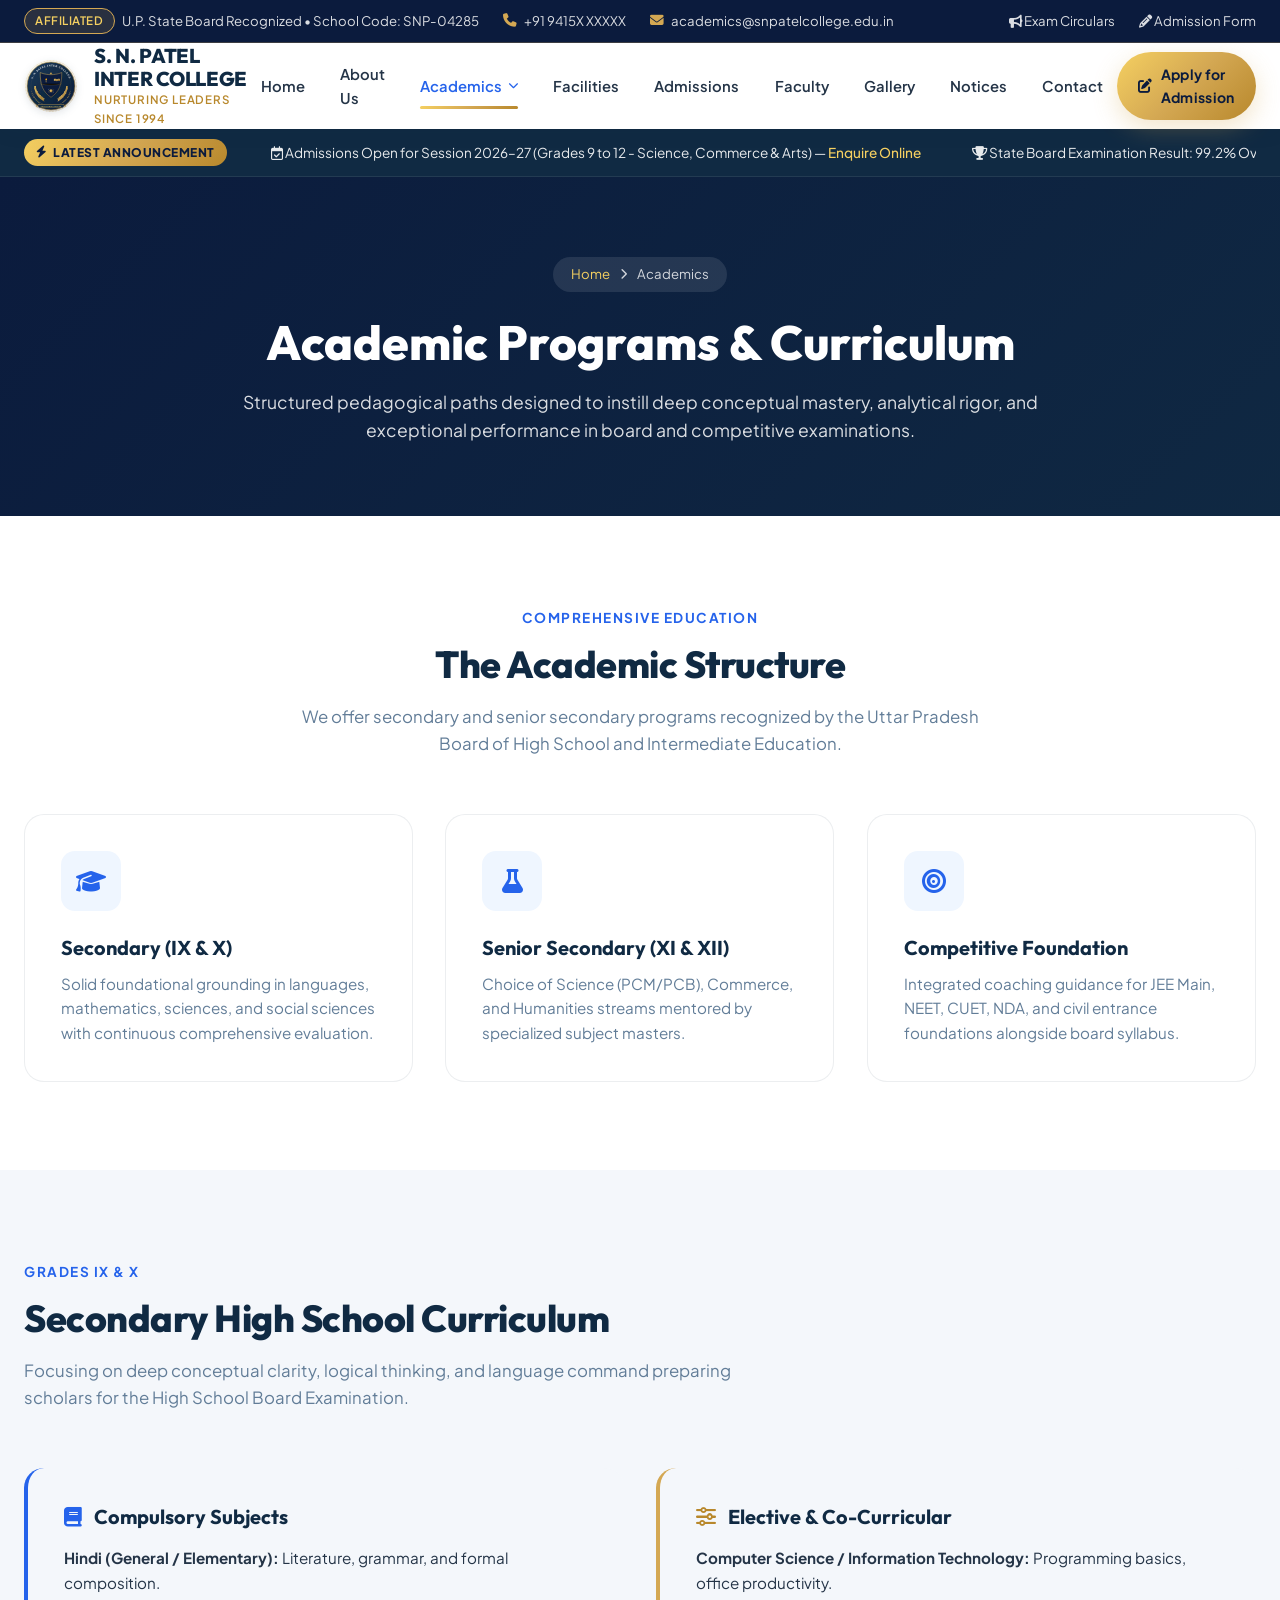
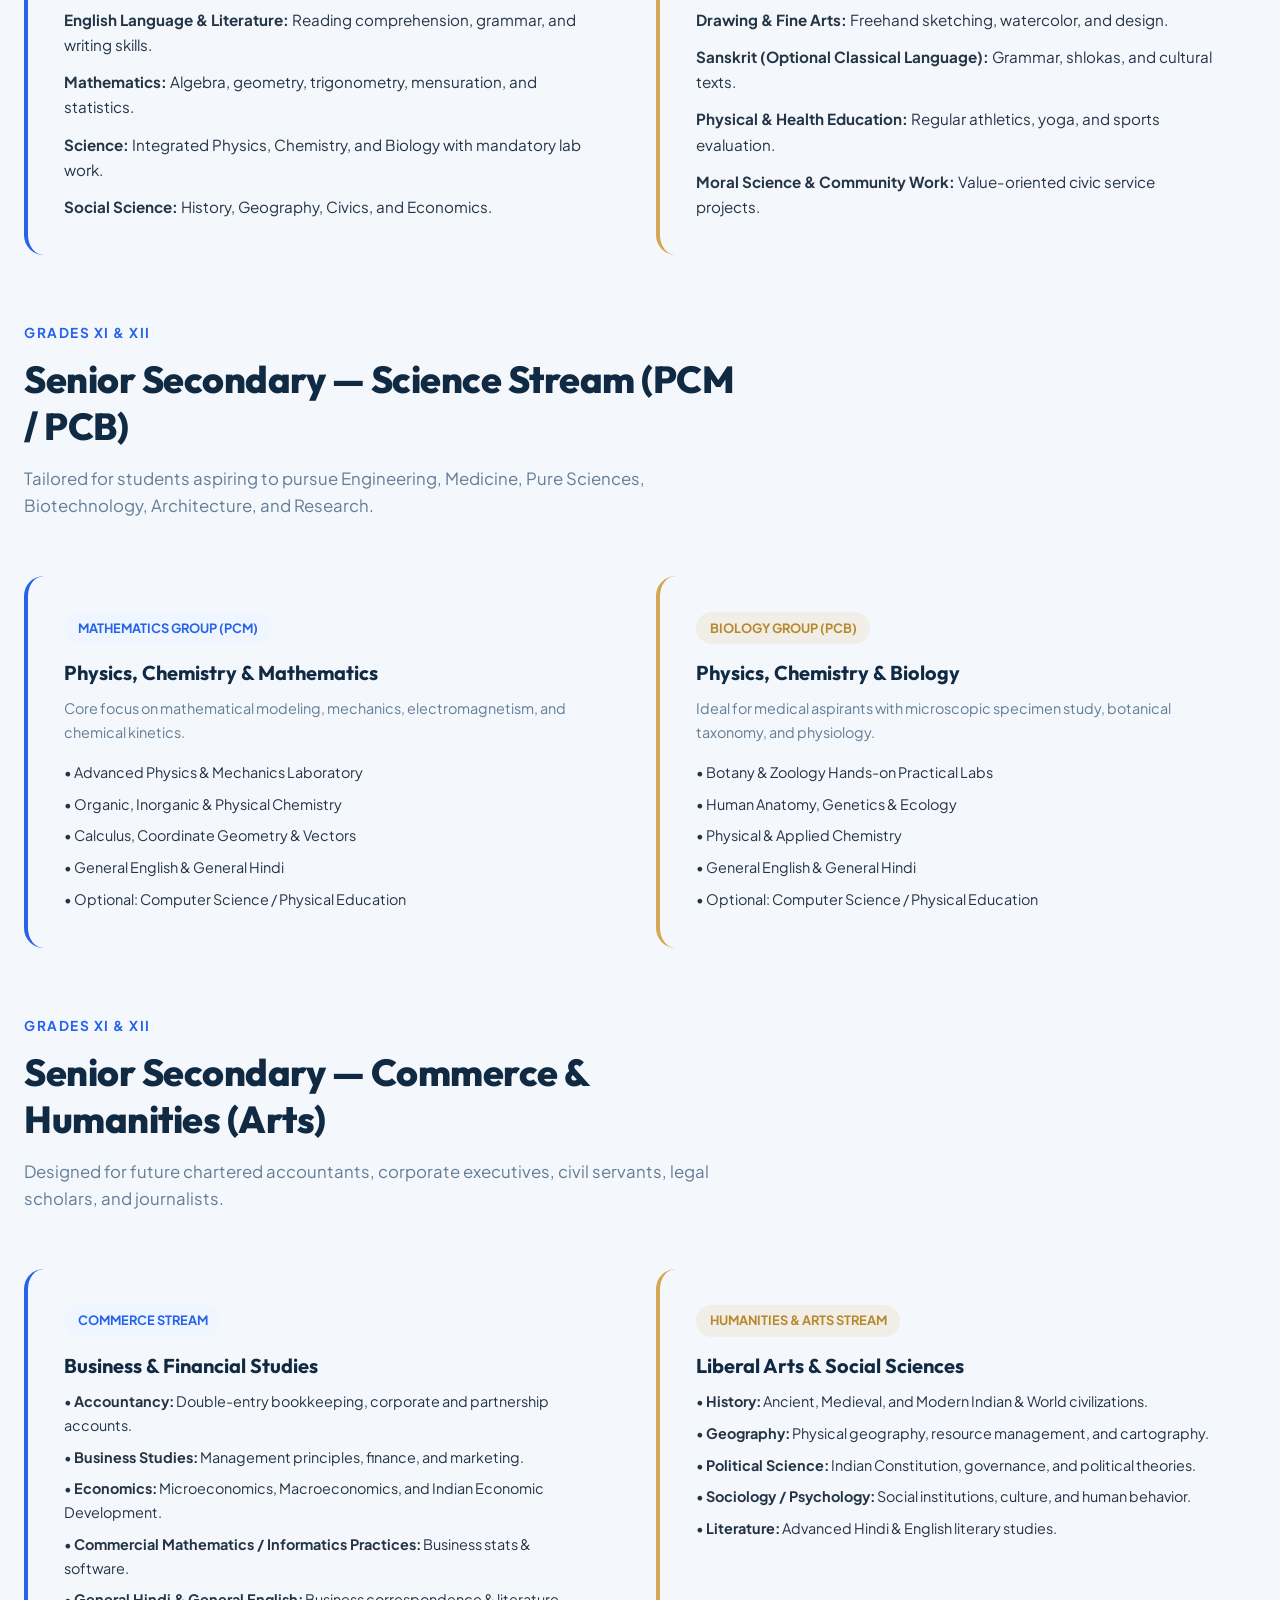
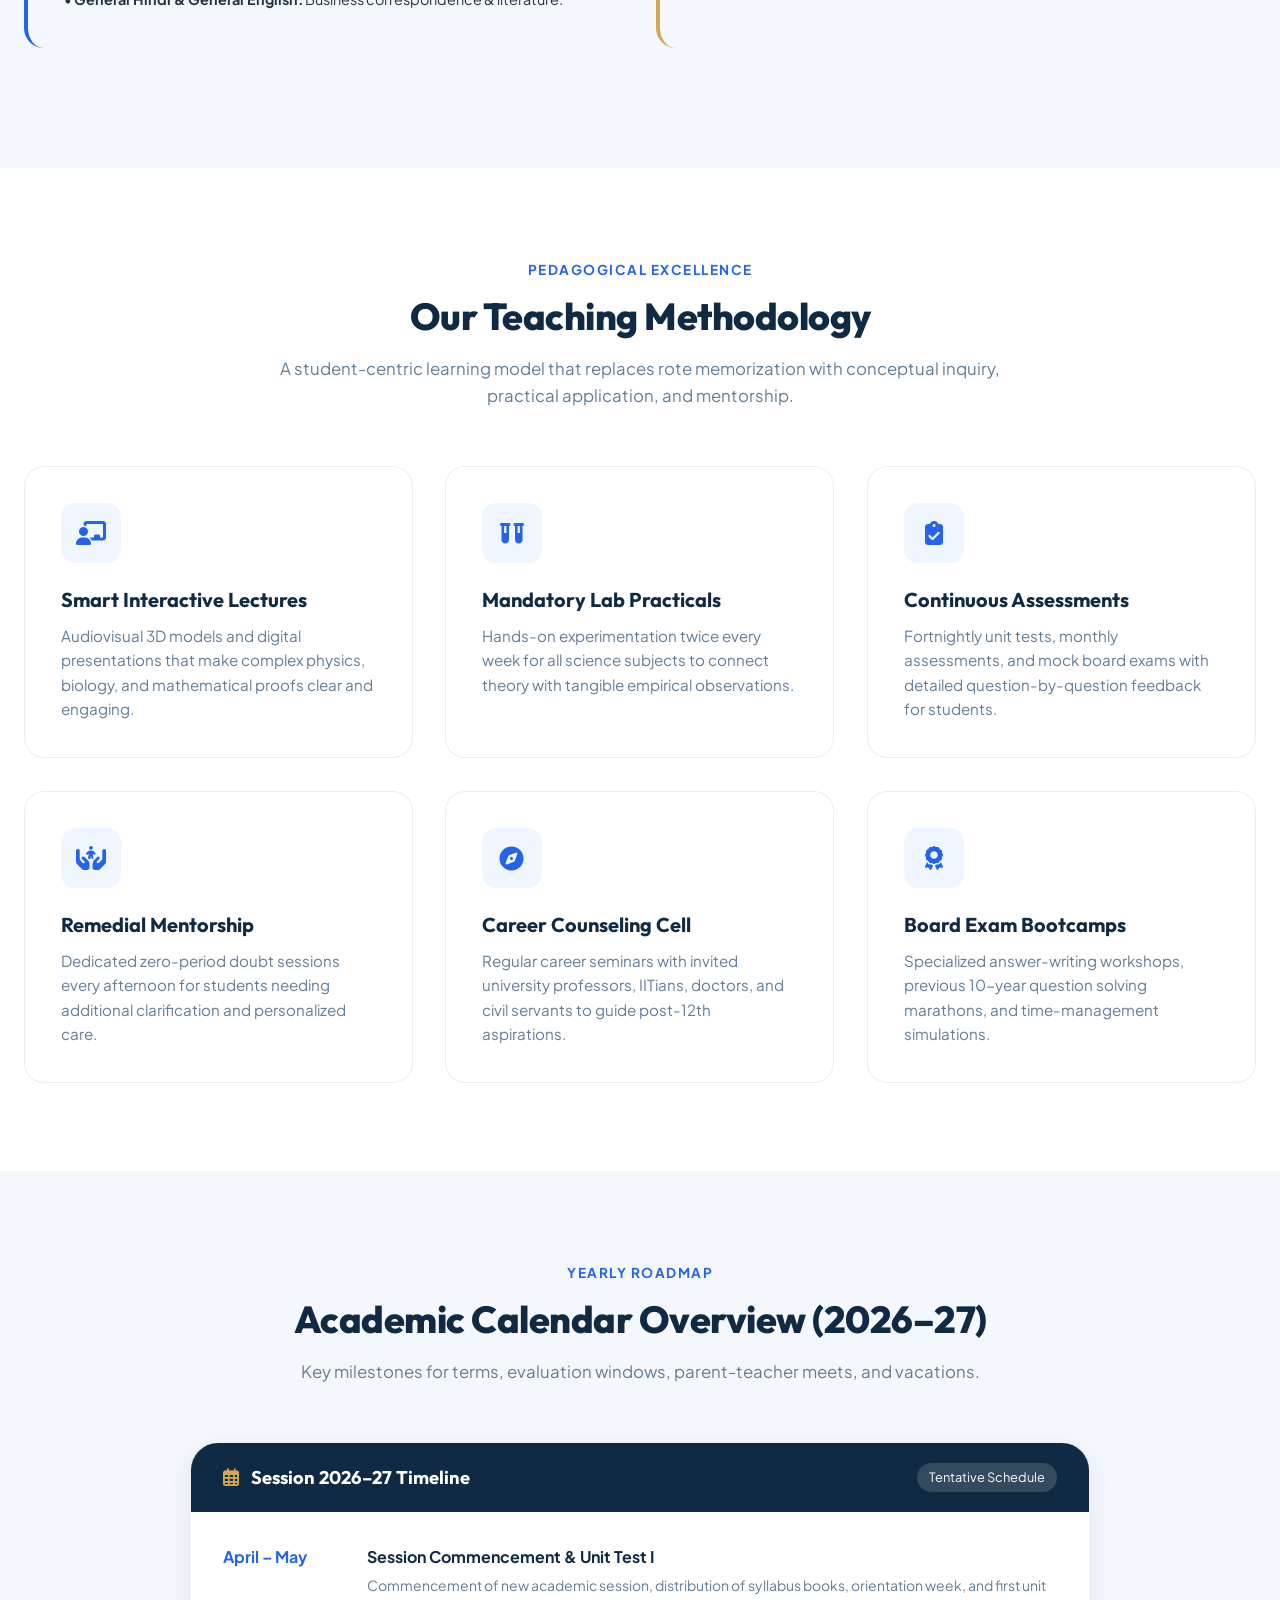
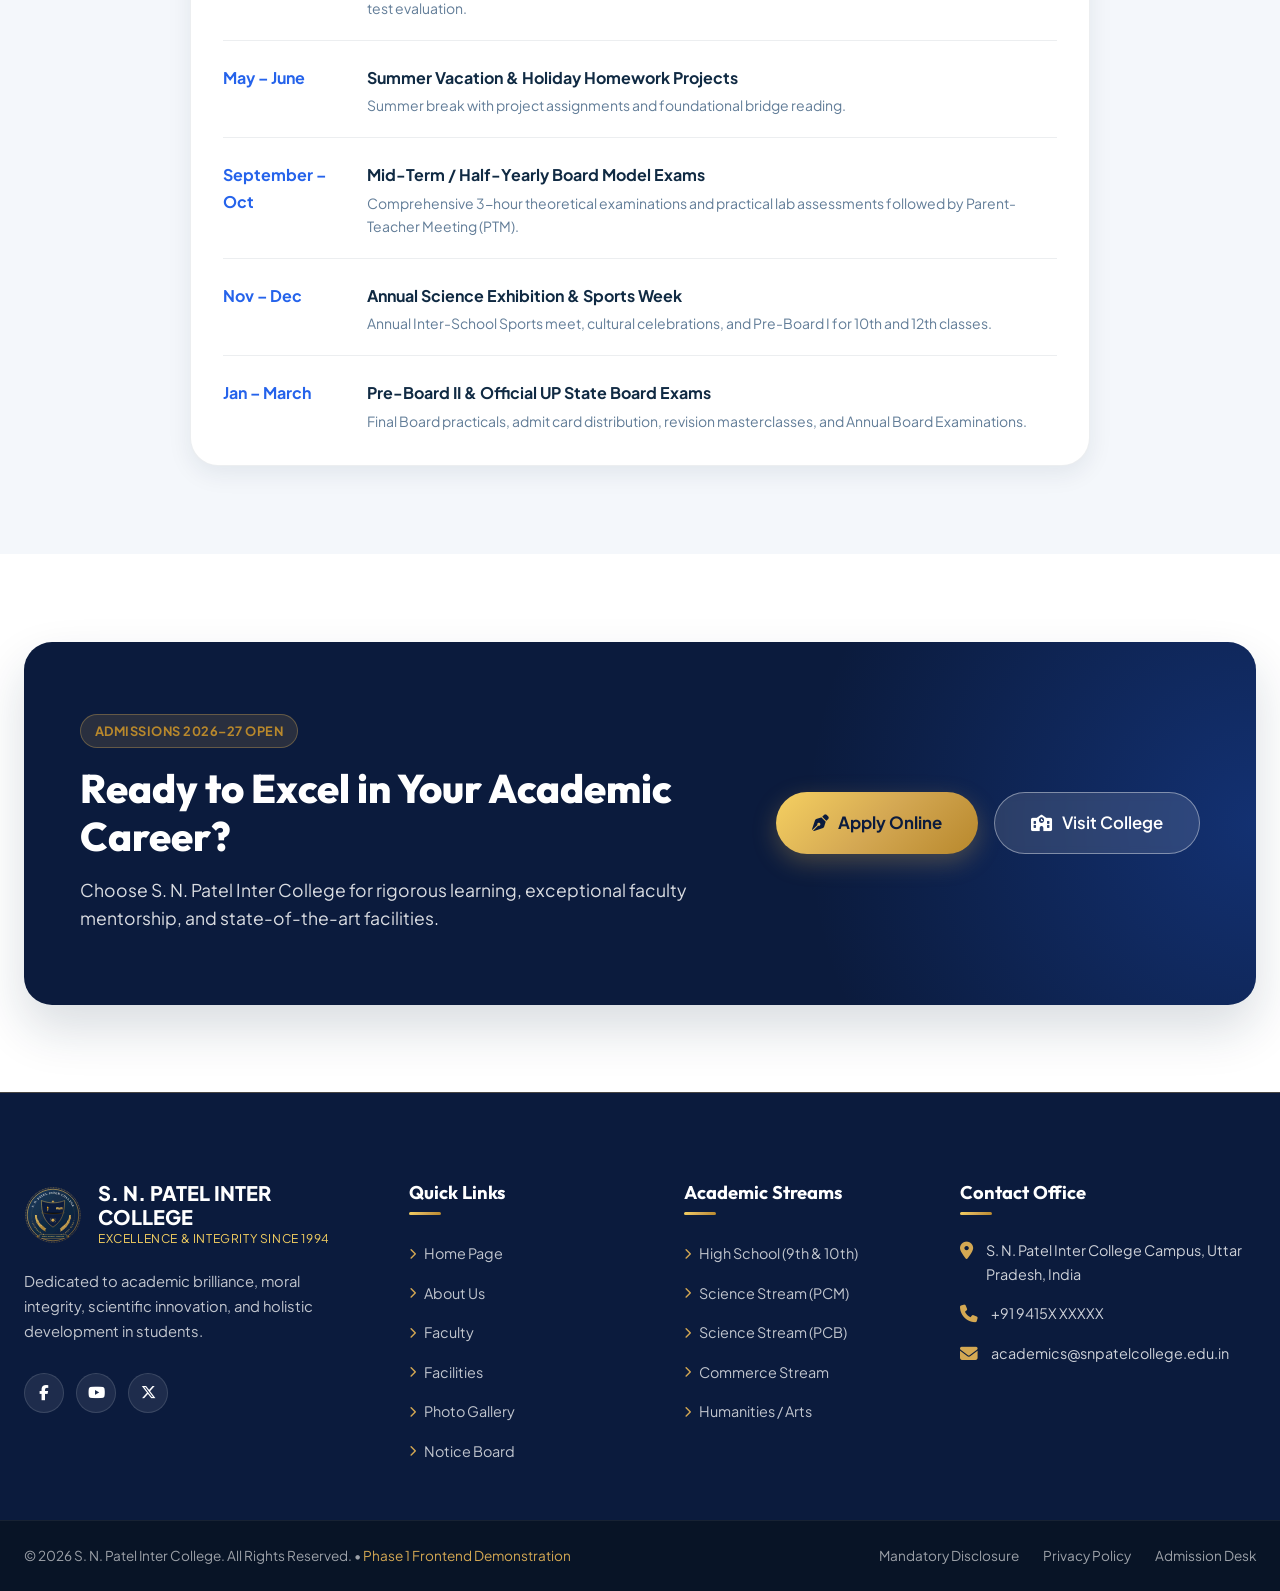
<file: academics.html>
<!DOCTYPE html>
<html lang="en">
<head>
  <meta charset="UTF-8">
  <meta name="viewport" content="width=device-width, initial-scale=1.0">
  <title>Academics &amp; Curriculum | S. N. Patel Inter College</title>
  <meta name="description" content="Explore academic programs, streams (Science, Commerce, Arts), board syllabus, teaching methodology, and the academic calendar at S. N. Patel Inter College.">
  <link rel="icon" type="image/svg+xml" href="assets/images/favicon.svg">
  
  <!-- Google Fonts -->
  <link rel="preconnect" href="https://fonts.googleapis.com">
  <link rel="preconnect" href="https://fonts.gstatic.com" crossorigin>
  <link href="https://fonts.googleapis.com/css2?family=Cinzel:wght@600;700;800;900&family=Outfit:wght@400;500;600;700;800&family=Plus+Jakarta+Sans:wght@300;400;500;600;700;800&display=swap" rel="stylesheet">
  
  <!-- Font Awesome Icons -->
  <link rel="stylesheet" href="https://cdnjs.cloudflare.com/ajax/libs/font-awesome/6.5.1/css/all.min.css">
  
  <!-- Stylesheets -->
  <link rel="stylesheet" href="css/style.css">
  <link rel="stylesheet" href="css/animations.css">
  <link rel="stylesheet" href="css/responsive.css">
</head>
<body>

  <!-- Preloader -->
  <div class="preloader">
    <div class="preloader-spinner"></div>
    <div class="preloader-title">S. N. PATEL INTER COLLEGE</div>
    <div class="preloader-sub">Knowledge • Integrity • Excellence</div>
  </div>

  <!-- Top Utility Bar -->
  <div class="top-bar">
    <div class="container">
      <div class="top-bar-inner">
        <div class="top-bar-left">
          <div class="top-bar-item">
            <span class="top-bar-badge">Affiliated</span>
            <span>U.P. State Board Recognized • School Code: SNP-04285</span>
          </div>
          <div class="top-bar-item">
            <i class="fa-solid fa-phone"></i>
            <span>+91 9415X XXXXX</span>
          </div>
          <div class="top-bar-item">
            <i class="fa-solid fa-envelope"></i>
            <span>academics@snpatelcollege.edu.in</span>
          </div>
        </div>
        <div class="top-bar-right">
          <a href="notices.html" class="top-bar-link"><i class="fa-solid fa-bullhorn"></i> Exam Circulars</a>
          <a href="admissions.html" class="top-bar-link"><i class="fa-solid fa-pencil"></i> Admission Form</a>
        </div>
      </div>
    </div>
  </div>

  <!-- Main Navigation Header -->
  <header class="site-header">
    <div class="container navbar-container">
      <a href="index.html" class="brand-link">
        <img src="assets/images/logo.svg" alt="S. N. Patel Inter College Crest" class="brand-logo-img">
        <div class="brand-text">
          <span class="brand-name">S. N. PATEL INTER COLLEGE</span>
          <span class="brand-tagline">Nurturing Leaders Since 1994</span>
        </div>
      </a>

      <nav class="nav-menu">
        <div class="nav-item"><a href="index.html" class="nav-link">Home</a></div>
        <div class="nav-item"><a href="about.html" class="nav-link">About Us</a></div>
        <div class="nav-item">
          <a href="academics.html" class="nav-link active">Academics <i class="fa-solid fa-chevron-down" style="font-size: 0.65rem;"></i></a>
          <div class="nav-dropdown">
            <a href="academics.html#highschool" class="dropdown-link"><i class="fa-solid fa-school"></i> High School (9th-10th)</a>
            <a href="academics.html#science" class="dropdown-link"><i class="fa-solid fa-atom"></i> Science Stream (PCM/PCB)</a>
            <a href="academics.html#commerce" class="dropdown-link"><i class="fa-solid fa-chart-pie"></i> Commerce Stream</a>
            <a href="academics.html#arts" class="dropdown-link"><i class="fa-solid fa-palette"></i> Humanities &amp; Arts</a>
            <a href="academics.html#calendar" class="dropdown-link"><i class="fa-solid fa-calendar-days"></i> Academic Calendar</a>
          </div>
        </div>
        <div class="nav-item"><a href="facilities.html" class="nav-link">Facilities</a></div>
        <div class="nav-item"><a href="admissions.html" class="nav-link">Admissions</a></div>
        <div class="nav-item"><a href="faculty.html" class="nav-link">Faculty</a></div>
        <div class="nav-item"><a href="gallery.html" class="nav-link">Gallery</a></div>
        <div class="nav-item"><a href="notices.html" class="nav-link">Notices</a></div>
        <div class="nav-item"><a href="contact.html" class="nav-link">Contact</a></div>
      </nav>

      <div class="header-actions">
        <a href="admissions.html" class="btn-admission">
          <i class="fa-solid fa-pen-to-square"></i>
          <span>Apply for Admission</span>
        </a>
        <button class="mobile-toggle" aria-label="Toggle navigation menu">
          <span></span><span></span><span></span>
        </button>
      </div>
    </div>
  </header>

  <!-- Mobile Drawer -->
  <div class="mobile-backdrop"></div>
  <div class="mobile-drawer">
    <div class="mobile-drawer-header">
      <div class="brand-link">
        <img src="assets/images/logo.svg" alt="S. N. Patel Logo" style="width: 44px; height: 44px;">
        <div>
          <strong style="font-size: 1rem; color: var(--primary);">S. N. PATEL</strong>
          <p style="font-size: 0.7rem; color: var(--accent-dark);">Inter College</p>
        </div>
      </div>
      <button class="mobile-drawer-close" style="font-size: 1.5rem; color: var(--primary);"><i class="fa-solid fa-xmark"></i></button>
    </div>
    <ul class="mobile-menu-list">
      <li><a href="index.html" class="mobile-menu-link">Home <i class="fa-solid fa-chevron-right"></i></a></li>
      <li><a href="about.html" class="mobile-menu-link">About Us <i class="fa-solid fa-chevron-right"></i></a></li>
      <li><a href="academics.html" class="mobile-menu-link active">Academics <i class="fa-solid fa-chevron-right"></i></a></li>
      <li><a href="facilities.html" class="mobile-menu-link">Facilities <i class="fa-solid fa-chevron-right"></i></a></li>
      <li><a href="admissions.html" class="mobile-menu-link">Admissions <i class="fa-solid fa-chevron-right"></i></a></li>
      <li><a href="faculty.html" class="mobile-menu-link">Faculty <i class="fa-solid fa-chevron-right"></i></a></li>
      <li><a href="gallery.html" class="mobile-menu-link">Gallery <i class="fa-solid fa-chevron-right"></i></a></li>
      <li><a href="notices.html" class="mobile-menu-link">Notice Board <i class="fa-solid fa-chevron-right"></i></a></li>
      <li><a href="contact.html" class="mobile-menu-link">Contact Us <i class="fa-solid fa-chevron-right"></i></a></li>
    </ul>
  </div>
  <!-- Announcement Ticker -->
  <div class="ticker-bar">
    <div class="container">
      <div class="ticker-wrapper">
        <div class="ticker-badge">
          <i class="fa-solid fa-bolt"></i> LATEST ANNOUNCEMENT
        </div>
        <div class="ticker-content">
          <div class="ticker-items">
            <span class="ticker-item"><i class="fa-regular fa-calendar-check"></i> Admissions Open for Session 2026–27 (Grades 9 to 12 - Science, Commerce &amp; Arts) — <a href="admissions.html">Enquire Online</a></span>
            <span class="ticker-item"><i class="fa-solid fa-trophy"></i> State Board Examination Result: 99.2% Overall Pass Rate with 42 State Merits!</span>
            <span class="ticker-item"><i class="fa-solid fa-flask"></i> Annual Science &amp; Innovation Exhibition scheduled for November 28 — <a href="notices.html">Read Circular</a></span>
            <span class="ticker-item"><i class="fa-solid fa-medal"></i> Inter-School Athletic Meet Registration ends Friday — <a href="notices.html">Details Here</a></span>
          </div>
        </div>
      </div>
    </div>
  </div>

  <!-- Inner Hero -->
  <section class="inner-hero">
    <div class="inner-hero-bg" style="background-image: url('https://images.unsplash.com/photo-1509062522246-3755977927d7?auto=format&fit=crop&w=1600&q=80');"></div>
    <div class="inner-hero-overlay"></div>
    <div class="container">
      <div class="inner-hero-content reveal">
        <div class="breadcrumbs">
          <a href="index.html">Home</a>
          <i class="fa-solid fa-chevron-right" style="font-size: 0.7rem;"></i>
          <span>Academics</span>
        </div>
        <h1 class="inner-hero-title">Academic Programs &amp; Curriculum</h1>
        <p class="inner-hero-desc">
          Structured pedagogical paths designed to instill deep conceptual mastery, analytical rigor, and exceptional performance in board and competitive examinations.
        </p>
      </div>
    </div>
  </section>

  <!-- Section: Academic Framework Overview -->
  <section class="section-padding" style="background-color: var(--bg-white);">
    <div class="container">
      <div class="section-header reveal">
        <span class="section-subtitle">Comprehensive Education</span>
        <h2 class="section-title">The Academic Structure</h2>
        <p class="section-desc">We offer secondary and senior secondary programs recognized by the Uttar Pradesh Board of High School and Intermediate Education.</p>
      </div>

      <div style="display: grid; grid-template-columns: repeat(3, 1fr); gap: 2rem;">
        <div class="feature-card reveal delay-1">
          <div class="feature-icon"><i class="fa-solid fa-graduation-cap"></i></div>
          <h3 class="feature-title">Secondary (IX &amp; X)</h3>
          <p class="feature-desc">Solid foundational grounding in languages, mathematics, sciences, and social sciences with continuous comprehensive evaluation.</p>
        </div>
        <div class="feature-card reveal delay-2">
          <div class="feature-icon"><i class="fa-solid fa-flask"></i></div>
          <h3 class="feature-title">Senior Secondary (XI &amp; XII)</h3>
          <p class="feature-desc">Choice of Science (PCM/PCB), Commerce, and Humanities streams mentored by specialized subject masters.</p>
        </div>
        <div class="feature-card reveal delay-3">
          <div class="feature-icon"><i class="fa-solid fa-bullseye"></i></div>
          <h3 class="feature-title">Competitive Foundation</h3>
          <p class="feature-desc">Integrated coaching guidance for JEE Main, NEET, CUET, NDA, and civil entrance foundations alongside board syllabus.</p>
        </div>
      </div>
    </div>
  </section>

  <!-- Detailed Stream Breakdown Section -->
  <section class="section-padding" style="background-color: var(--bg-light);" id="streams">
    <div class="container">
      <!-- 1. High School -->
      <div id="highschool" style="margin-bottom: 4rem;">
        <div class="section-header text-left reveal">
          <span class="section-subtitle">Grades IX &amp; X</span>
          <h2 class="section-title">Secondary High School Curriculum</h2>
          <p class="section-desc">Focusing on deep conceptual clarity, logical thinking, and language command preparing scholars for the High School Board Examination.</p>
        </div>

        <div style="display: grid; grid-template-columns: repeat(2, 1fr); gap: 2rem;">
          <div class="mv-card reveal-left">
            <h3 style="font-size: 1.25rem; font-weight: 700; color: var(--primary); margin-bottom: 1rem;"><i class="fa-solid fa-book" style="color: var(--secondary); margin-right: 8px;"></i> Compulsory Subjects</h3>
            <ul style="display: flex; flex-direction: column; gap: 0.75rem; font-size: 0.95rem; color: var(--text-main);">
              <li><strong>Hindi (General / Elementary):</strong> Literature, grammar, and formal composition.</li>
              <li><strong>English Language &amp; Literature:</strong> Reading comprehension, grammar, and writing skills.</li>
              <li><strong>Mathematics:</strong> Algebra, geometry, trigonometry, mensuration, and statistics.</li>
              <li><strong>Science:</strong> Integrated Physics, Chemistry, and Biology with mandatory lab work.</li>
              <li><strong>Social Science:</strong> History, Geography, Civics, and Economics.</li>
            </ul>
          </div>

          <div class="mv-card vision reveal-right">
            <h3 style="font-size: 1.25rem; font-weight: 700; color: var(--primary); margin-bottom: 1rem;"><i class="fa-solid fa-sliders" style="color: var(--accent-dark); margin-right: 8px;"></i> Elective &amp; Co-Curricular</h3>
            <ul style="display: flex; flex-direction: column; gap: 0.75rem; font-size: 0.95rem; color: var(--text-main);">
              <li><strong>Computer Science / Information Technology:</strong> Programming basics, office productivity.</li>
              <li><strong>Drawing &amp; Fine Arts:</strong> Freehand sketching, watercolor, and design.</li>
              <li><strong>Sanskrit (Optional Classical Language):</strong> Grammar, shlokas, and cultural texts.</li>
              <li><strong>Physical &amp; Health Education:</strong> Regular athletics, yoga, and sports evaluation.</li>
              <li><strong>Moral Science &amp; Community Work:</strong> Value-oriented civic service projects.</li>
            </ul>
          </div>
        </div>
      </div>

      <!-- 2. Science Stream -->
      <div id="science" style="margin-bottom: 4rem;">
        <div class="section-header text-left reveal">
          <span class="section-subtitle">Grades XI &amp; XII</span>
          <h2 class="section-title">Senior Secondary — Science Stream (PCM / PCB)</h2>
          <p class="section-desc">Tailored for students aspiring to pursue Engineering, Medicine, Pure Sciences, Biotechnology, Architecture, and Research.</p>
        </div>

        <div style="display: grid; grid-template-columns: repeat(2, 1fr); gap: 2rem;">
          <div class="mv-card reveal-left">
            <div style="background: var(--secondary-light); color: var(--secondary); display: inline-block; padding: 0.35rem 0.85rem; border-radius: var(--radius-pill); font-weight: 700; font-size: 0.8rem; margin-bottom: 1rem;">MATHEMATICS GROUP (PCM)</div>
            <h3 style="font-size: 1.25rem; font-weight: 700; color: var(--primary); margin-bottom: 0.75rem;">Physics, Chemistry &amp; Mathematics</h3>
            <p style="color: var(--text-muted); font-size: 0.9rem; margin-bottom: 1rem;">Core focus on mathematical modeling, mechanics, electromagnetism, and chemical kinetics.</p>
            <ul style="display: flex; flex-direction: column; gap: 0.5rem; font-size: 0.9rem;">
              <li>• Advanced Physics &amp; Mechanics Laboratory</li>
              <li>• Organic, Inorganic &amp; Physical Chemistry</li>
              <li>• Calculus, Coordinate Geometry &amp; Vectors</li>
              <li>• General English &amp; General Hindi</li>
              <li>• Optional: Computer Science / Physical Education</li>
            </ul>
          </div>

          <div class="mv-card vision reveal-right">
            <div style="background: var(--accent-soft); color: var(--accent-dark); display: inline-block; padding: 0.35rem 0.85rem; border-radius: var(--radius-pill); font-weight: 700; font-size: 0.8rem; margin-bottom: 1rem;">BIOLOGY GROUP (PCB)</div>
            <h3 style="font-size: 1.25rem; font-weight: 700; color: var(--primary); margin-bottom: 0.75rem;">Physics, Chemistry &amp; Biology</h3>
            <p style="color: var(--text-muted); font-size: 0.9rem; margin-bottom: 1rem;">Ideal for medical aspirants with microscopic specimen study, botanical taxonomy, and physiology.</p>
            <ul style="display: flex; flex-direction: column; gap: 0.5rem; font-size: 0.9rem;">
              <li>• Botany &amp; Zoology Hands-on Practical Labs</li>
              <li>• Human Anatomy, Genetics &amp; Ecology</li>
              <li>• Physical &amp; Applied Chemistry</li>
              <li>• General English &amp; General Hindi</li>
              <li>• Optional: Computer Science / Physical Education</li>
            </ul>
          </div>
        </div>
      </div>

      <!-- 3. Commerce & Arts Streams -->
      <div id="commerce" style="margin-bottom: 2rem;">
        <div class="section-header text-left reveal">
          <span class="section-subtitle">Grades XI &amp; XII</span>
          <h2 class="section-title">Senior Secondary — Commerce &amp; Humanities (Arts)</h2>
          <p class="section-desc">Designed for future chartered accountants, corporate executives, civil servants, legal scholars, and journalists.</p>
        </div>

        <div style="display: grid; grid-template-columns: repeat(2, 1fr); gap: 2rem;">
          <div class="mv-card reveal-left">
            <div style="background: var(--secondary-light); color: var(--secondary); display: inline-block; padding: 0.35rem 0.85rem; border-radius: var(--radius-pill); font-weight: 700; font-size: 0.8rem; margin-bottom: 1rem;">COMMERCE STREAM</div>
            <h3 style="font-size: 1.25rem; font-weight: 700; color: var(--primary); margin-bottom: 0.75rem;">Business &amp; Financial Studies</h3>
            <ul style="display: flex; flex-direction: column; gap: 0.5rem; font-size: 0.9rem; color: var(--text-main);">
              <li>• <strong>Accountancy:</strong> Double-entry bookkeeping, corporate and partnership accounts.</li>
              <li>• <strong>Business Studies:</strong> Management principles, finance, and marketing.</li>
              <li>• <strong>Economics:</strong> Microeconomics, Macroeconomics, and Indian Economic Development.</li>
              <li>• <strong>Commercial Mathematics / Informatics Practices:</strong> Business stats &amp; software.</li>
              <li>• <strong>General Hindi &amp; General English:</strong> Business correspondence &amp; literature.</li>
            </ul>
          </div>

          <div class="mv-card vision reveal-right" id="arts">
            <div style="background: var(--accent-soft); color: var(--accent-dark); display: inline-block; padding: 0.35rem 0.85rem; border-radius: var(--radius-pill); font-weight: 700; font-size: 0.8rem; margin-bottom: 1rem;">HUMANITIES &amp; ARTS STREAM</div>
            <h3 style="font-size: 1.25rem; font-weight: 700; color: var(--primary); margin-bottom: 0.75rem;">Liberal Arts &amp; Social Sciences</h3>
            <ul style="display: flex; flex-direction: column; gap: 0.5rem; font-size: 0.9rem; color: var(--text-main);">
              <li>• <strong>History:</strong> Ancient, Medieval, and Modern Indian &amp; World civilizations.</li>
              <li>• <strong>Geography:</strong> Physical geography, resource management, and cartography.</li>
              <li>• <strong>Political Science:</strong> Indian Constitution, governance, and political theories.</li>
              <li>• <strong>Sociology / Psychology:</strong> Social institutions, culture, and human behavior.</li>
              <li>• <strong>Literature:</strong> Advanced Hindi &amp; English literary studies.</li>
            </ul>
          </div>
        </div>
      </div>
    </div>
  </section>

  <!-- Section: Teaching Methodology -->
  <section class="section-padding" style="background-color: var(--bg-white);">
    <div class="container">
      <div class="section-header reveal">
        <span class="section-subtitle">Pedagogical Excellence</span>
        <h2 class="section-title">Our Teaching Methodology</h2>
        <p class="section-desc">A student-centric learning model that replaces rote memorization with conceptual inquiry, practical application, and mentorship.</p>
      </div>

      <div class="why-us-grid">
        <div class="feature-card reveal delay-1">
          <div class="feature-icon"><i class="fa-solid fa-chalkboard-user"></i></div>
          <h3 class="feature-title">Smart Interactive Lectures</h3>
          <p class="feature-desc">Audiovisual 3D models and digital presentations that make complex physics, biology, and mathematical proofs clear and engaging.</p>
        </div>
        <div class="feature-card reveal delay-2">
          <div class="feature-icon"><i class="fa-solid fa-vials"></i></div>
          <h3 class="feature-title">Mandatory Lab Practicals</h3>
          <p class="feature-desc">Hands-on experimentation twice every week for all science subjects to connect theory with tangible empirical observations.</p>
        </div>
        <div class="feature-card reveal delay-3">
          <div class="feature-icon"><i class="fa-solid fa-clipboard-check"></i></div>
          <h3 class="feature-title">Continuous Assessments</h3>
          <p class="feature-desc">Fortnightly unit tests, monthly assessments, and mock board exams with detailed question-by-question feedback for students.</p>
        </div>
        <div class="feature-card reveal delay-4">
          <div class="feature-icon"><i class="fa-solid fa-hands-holding-child"></i></div>
          <h3 class="feature-title">Remedial Mentorship</h3>
          <p class="feature-desc">Dedicated zero-period doubt sessions every afternoon for students needing additional clarification and personalized care.</p>
        </div>
        <div class="feature-card reveal delay-5">
          <div class="feature-icon"><i class="fa-solid fa-compass"></i></div>
          <h3 class="feature-title">Career Counseling Cell</h3>
          <p class="feature-desc">Regular career seminars with invited university professors, IITians, doctors, and civil servants to guide post-12th aspirations.</p>
        </div>
        <div class="feature-card reveal delay-6">
          <div class="feature-icon"><i class="fa-solid fa-award"></i></div>
          <h3 class="feature-title">Board Exam Bootcamps</h3>
          <p class="feature-desc">Specialized answer-writing workshops, previous 10-year question solving marathons, and time-management simulations.</p>
        </div>
      </div>
    </div>
  </section>

  <!-- Section: Academic Calendar Preview -->
  <section class="section-padding" style="background-color: var(--bg-light);" id="calendar">
    <div class="container">
      <div class="section-header reveal">
        <span class="section-subtitle">Yearly Roadmap</span>
        <h2 class="section-title">Academic Calendar Overview (2026–27)</h2>
        <p class="section-desc">Key milestones for terms, evaluation windows, parent-teacher meets, and vacations.</p>
      </div>

      <div style="max-width: 900px; margin: 0 auto; background: #FFFFFF; border-radius: var(--radius-xl); box-shadow: var(--shadow-md); overflow: hidden; border: 1px solid var(--border-light);" class="reveal-zoom">
        <div style="background: var(--primary); color: #FFFFFF; padding: 1.25rem 2rem; display: flex; justify-content: space-between; align-items: center;">
          <h3 style="font-size: 1.15rem; color: #FFFFFF; font-weight: 700;"><i class="fa-regular fa-calendar-days" style="color: var(--accent); margin-right: 8px;"></i> Session 2026–27 Timeline</h3>
          <span style="font-size: 0.8rem; background: rgba(255, 255, 255, 0.15); padding: 0.25rem 0.75rem; border-radius: var(--radius-pill);">Tentative Schedule</span>
        </div>

        <div style="padding: 2rem;">
          <div style="display: flex; flex-direction: column; gap: 1.5rem;">
            <div style="display: flex; gap: 1.5rem; align-items: flex-start; padding-bottom: 1.25rem; border-bottom: 1px solid var(--border-light);">
              <div style="min-width: 120px; font-weight: 700; color: var(--secondary);">April – May</div>
              <div>
                <strong style="color: var(--primary);">Session Commencement &amp; Unit Test I</strong>
                <p style="font-size: 0.875rem; color: var(--text-muted); margin-top: 3px;">Commencement of new academic session, distribution of syllabus books, orientation week, and first unit test evaluation.</p>
              </div>
            </div>

            <div style="display: flex; gap: 1.5rem; align-items: flex-start; padding-bottom: 1.25rem; border-bottom: 1px solid var(--border-light);">
              <div style="min-width: 120px; font-weight: 700; color: var(--secondary);">May – June</div>
              <div>
                <strong style="color: var(--primary);">Summer Vacation &amp; Holiday Homework Projects</strong>
                <p style="font-size: 0.875rem; color: var(--text-muted); margin-top: 3px;">Summer break with project assignments and foundational bridge reading.</p>
              </div>
            </div>

            <div style="display: flex; gap: 1.5rem; align-items: flex-start; padding-bottom: 1.25rem; border-bottom: 1px solid var(--border-light);">
              <div style="min-width: 120px; font-weight: 700; color: var(--secondary);">September – Oct</div>
              <div>
                <strong style="color: var(--primary);">Mid-Term / Half-Yearly Board Model Exams</strong>
                <p style="font-size: 0.875rem; color: var(--text-muted); margin-top: 3px;">Comprehensive 3-hour theoretical examinations and practical lab assessments followed by Parent-Teacher Meeting (PTM).</p>
              </div>
            </div>

            <div style="display: flex; gap: 1.5rem; align-items: flex-start; padding-bottom: 1.25rem; border-bottom: 1px solid var(--border-light);">
              <div style="min-width: 120px; font-weight: 700; color: var(--secondary);">Nov – Dec</div>
              <div>
                <strong style="color: var(--primary);">Annual Science Exhibition &amp; Sports Week</strong>
                <p style="font-size: 0.875rem; color: var(--text-muted); margin-top: 3px;">Annual Inter-School Sports meet, cultural celebrations, and Pre-Board I for 10th and 12th classes.</p>
              </div>
            </div>

            <div style="display: flex; gap: 1.5rem; align-items: flex-start;">
              <div style="min-width: 120px; font-weight: 700; color: var(--secondary);">Jan – March</div>
              <div>
                <strong style="color: var(--primary);">Pre-Board II &amp; Official UP State Board Exams</strong>
                <p style="font-size: 0.875rem; color: var(--text-muted); margin-top: 3px;">Final Board practicals, admit card distribution, revision masterclasses, and Annual Board Examinations.</p>
              </div>
            </div>
          </div>
        </div>
      </div>
    </div>
  </section>

  <!-- CTA Banner -->
  <section class="section-padding" style="background-color: var(--bg-white);">
    <div class="container">
      <div class="cta-banner reveal">
        <div class="cta-banner-bg"></div>
        <div class="cta-grid">
          <div>
            <span class="badge-tag badge-gold" style="margin-bottom: 1rem;">Admissions 2026–27 Open</span>
            <h2 class="cta-title">Ready to Excel in Your Academic Career?</h2>
            <p class="cta-desc">Choose S. N. Patel Inter College for rigorous learning, exceptional faculty mentorship, and state-of-the-art facilities.</p>
          </div>
          <div class="cta-btn-group">
            <a href="admissions.html" class="btn btn-gold btn-lg">
              <i class="fa-solid fa-pen-nib"></i>
              <span>Apply Online</span>
            </a>
            <a href="contact.html" class="btn btn-outline-white btn-lg">
              <i class="fa-solid fa-school"></i>
              <span>Visit College</span>
            </a>
          </div>
        </div>
      </div>
    </div>
  </section>

  <!-- Footer -->
  <footer class="site-footer">
    <div class="footer-top">
      <div class="container">
        <div class="footer-grid">
          <div class="footer-brand">
            <div class="footer-logo-row">
              <img src="assets/images/logo.svg" alt="S. N. Patel College Crest" class="footer-logo-img">
              <div>
                <div class="footer-brand-title">S. N. PATEL INTER COLLEGE</div>
                <div class="footer-brand-tagline">Excellence &amp; Integrity Since 1994</div>
              </div>
            </div>
            <p class="footer-desc">
              Dedicated to academic brilliance, moral integrity, scientific innovation, and holistic development in students.
            </p>
            <div class="footer-social-links">
              <a href="#" class="footer-social-btn"><i class="fa-brands fa-facebook-f"></i></a>
              <a href="#" class="footer-social-btn"><i class="fa-brands fa-youtube"></i></a>
              <a href="#" class="footer-social-btn"><i class="fa-brands fa-x-twitter"></i></a>
            </div>
          </div>

          <div class="footer-col">
            <h4 class="footer-col-title">Quick Links</h4>
            <ul class="footer-links-list">
              <li class="footer-link-item"><a href="index.html"><i class="fa-solid fa-chevron-right"></i> Home Page</a></li>
              <li class="footer-link-item"><a href="about.html"><i class="fa-solid fa-chevron-right"></i> About Us</a></li>
              <li class="footer-link-item"><a href="faculty.html"><i class="fa-solid fa-chevron-right"></i> Faculty</a></li>
              <li class="footer-link-item"><a href="facilities.html"><i class="fa-solid fa-chevron-right"></i> Facilities</a></li>
              <li class="footer-link-item"><a href="gallery.html"><i class="fa-solid fa-chevron-right"></i> Photo Gallery</a></li>
              <li class="footer-link-item"><a href="notices.html"><i class="fa-solid fa-chevron-right"></i> Notice Board</a></li>
            </ul>
          </div>

          <div class="footer-col">
            <h4 class="footer-col-title">Academic Streams</h4>
            <ul class="footer-links-list">
              <li class="footer-link-item"><a href="academics.html#highschool"><i class="fa-solid fa-chevron-right"></i> High School (9th &amp; 10th)</a></li>
              <li class="footer-link-item"><a href="academics.html#science"><i class="fa-solid fa-chevron-right"></i> Science Stream (PCM)</a></li>
              <li class="footer-link-item"><a href="academics.html#science"><i class="fa-solid fa-chevron-right"></i> Science Stream (PCB)</a></li>
              <li class="footer-link-item"><a href="academics.html#commerce"><i class="fa-solid fa-chevron-right"></i> Commerce Stream</a></li>
              <li class="footer-link-item"><a href="academics.html#arts"><i class="fa-solid fa-chevron-right"></i> Humanities / Arts</a></li>
            </ul>
          </div>

          <div class="footer-col">
            <h4 class="footer-col-title">Contact Office</h4>
            <div class="footer-contact-info">
              <div class="footer-contact-item">
                <i class="fa-solid fa-location-dot"></i>
                <span>S. N. Patel Inter College Campus, Uttar Pradesh, India</span>
              </div>
              <div class="footer-contact-item">
                <i class="fa-solid fa-phone"></i>
                <span>+91 9415X XXXXX</span>
              </div>
              <div class="footer-contact-item">
                <i class="fa-solid fa-envelope"></i>
                <span>academics@snpatelcollege.edu.in</span>
              </div>
            </div>
          </div>
        </div>
      </div>
    </div>

    <div class="footer-bottom">
      <div class="container">
        <div class="footer-bottom-flex">
          <div>© 2026 S. N. Patel Inter College. All Rights Reserved. • <span style="color: var(--accent);">Phase 1 Frontend Demonstration</span></div>
          <div class="footer-bottom-links">
            <a href="about.html">Mandatory Disclosure</a>
            <a href="contact.html">Privacy Policy</a>
            <a href="admissions.html">Admission Desk</a>
          </div>
        </div>
      </div>
    </div>
  </footer>

  <button class="back-to-top" aria-label="Back to top"><i class="fa-solid fa-arrow-up"></i></button>

  <script src="https://cdnjs.cloudflare.com/ajax/libs/gsap/3.12.5/gsap.min.js"></script>
  <script src="js/main.js"></script>
  <script src="js/animations.js"></script>
</body>
</html>
</file>
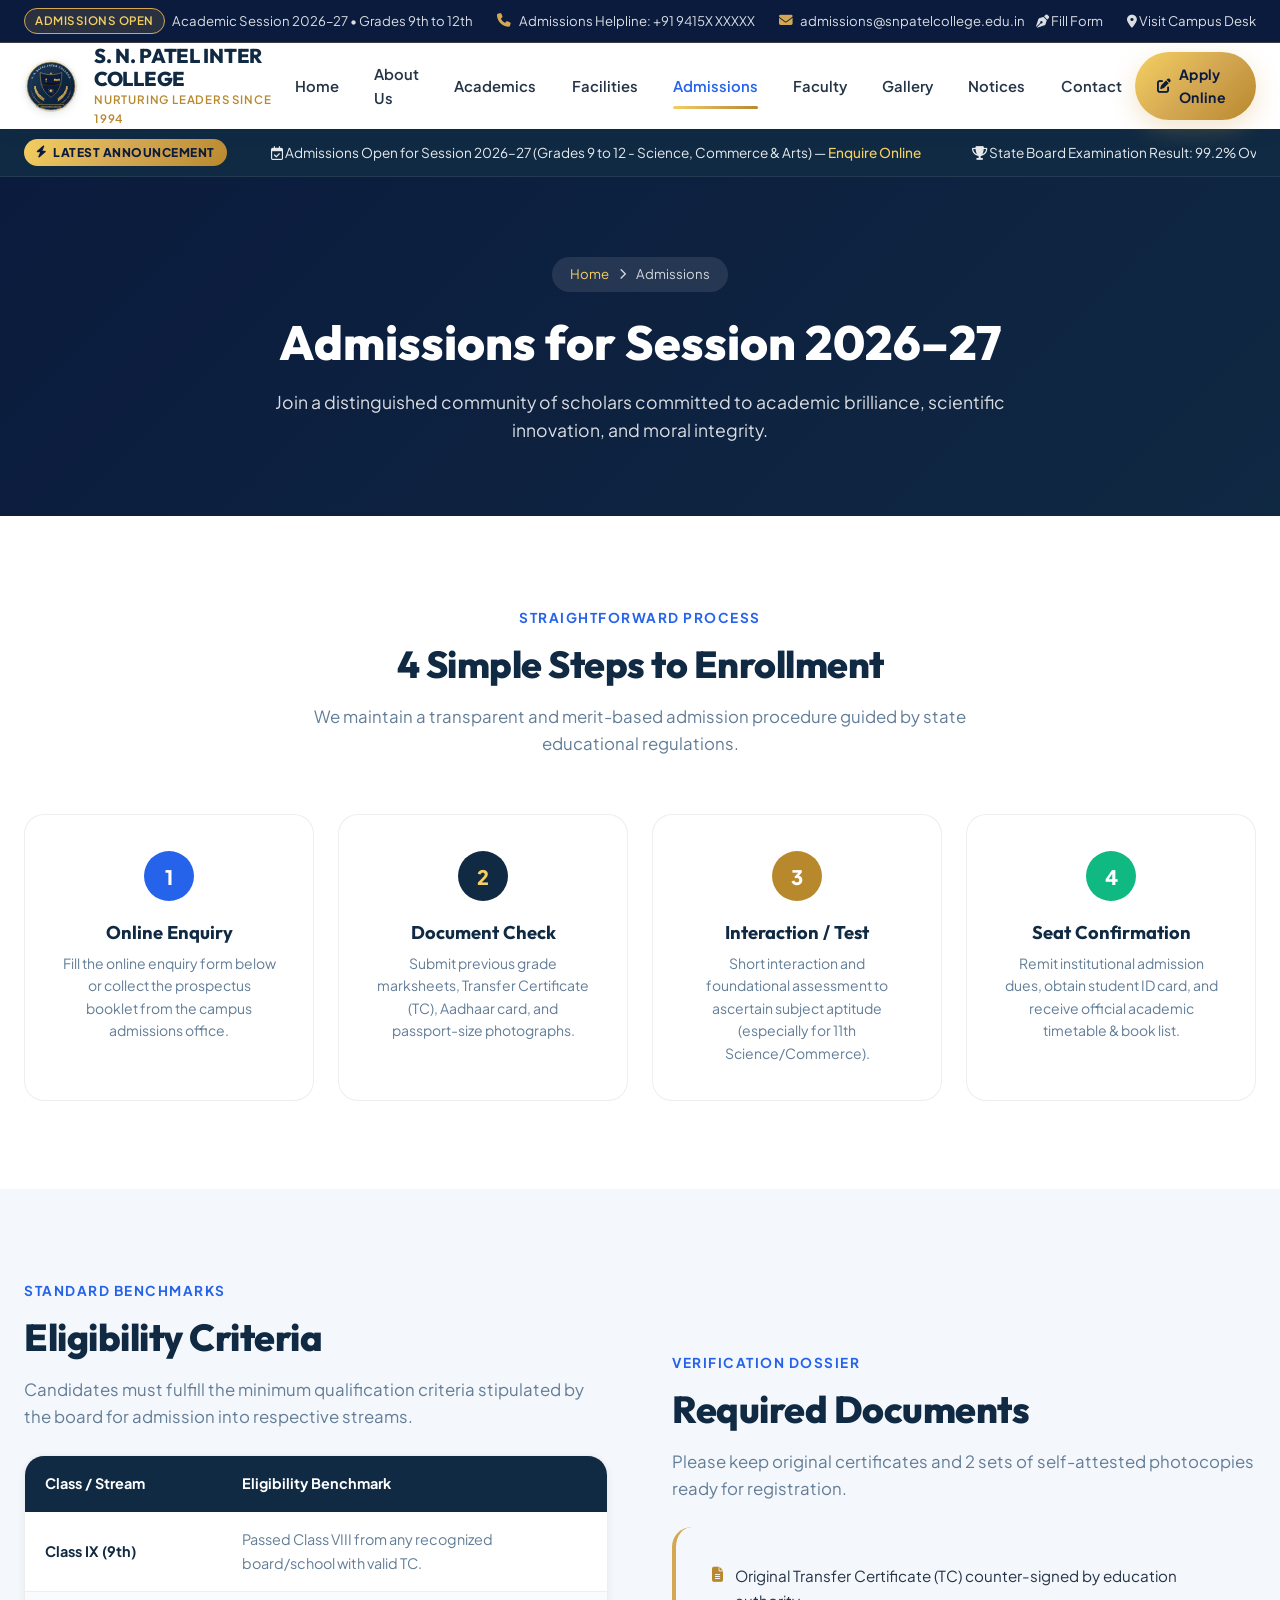
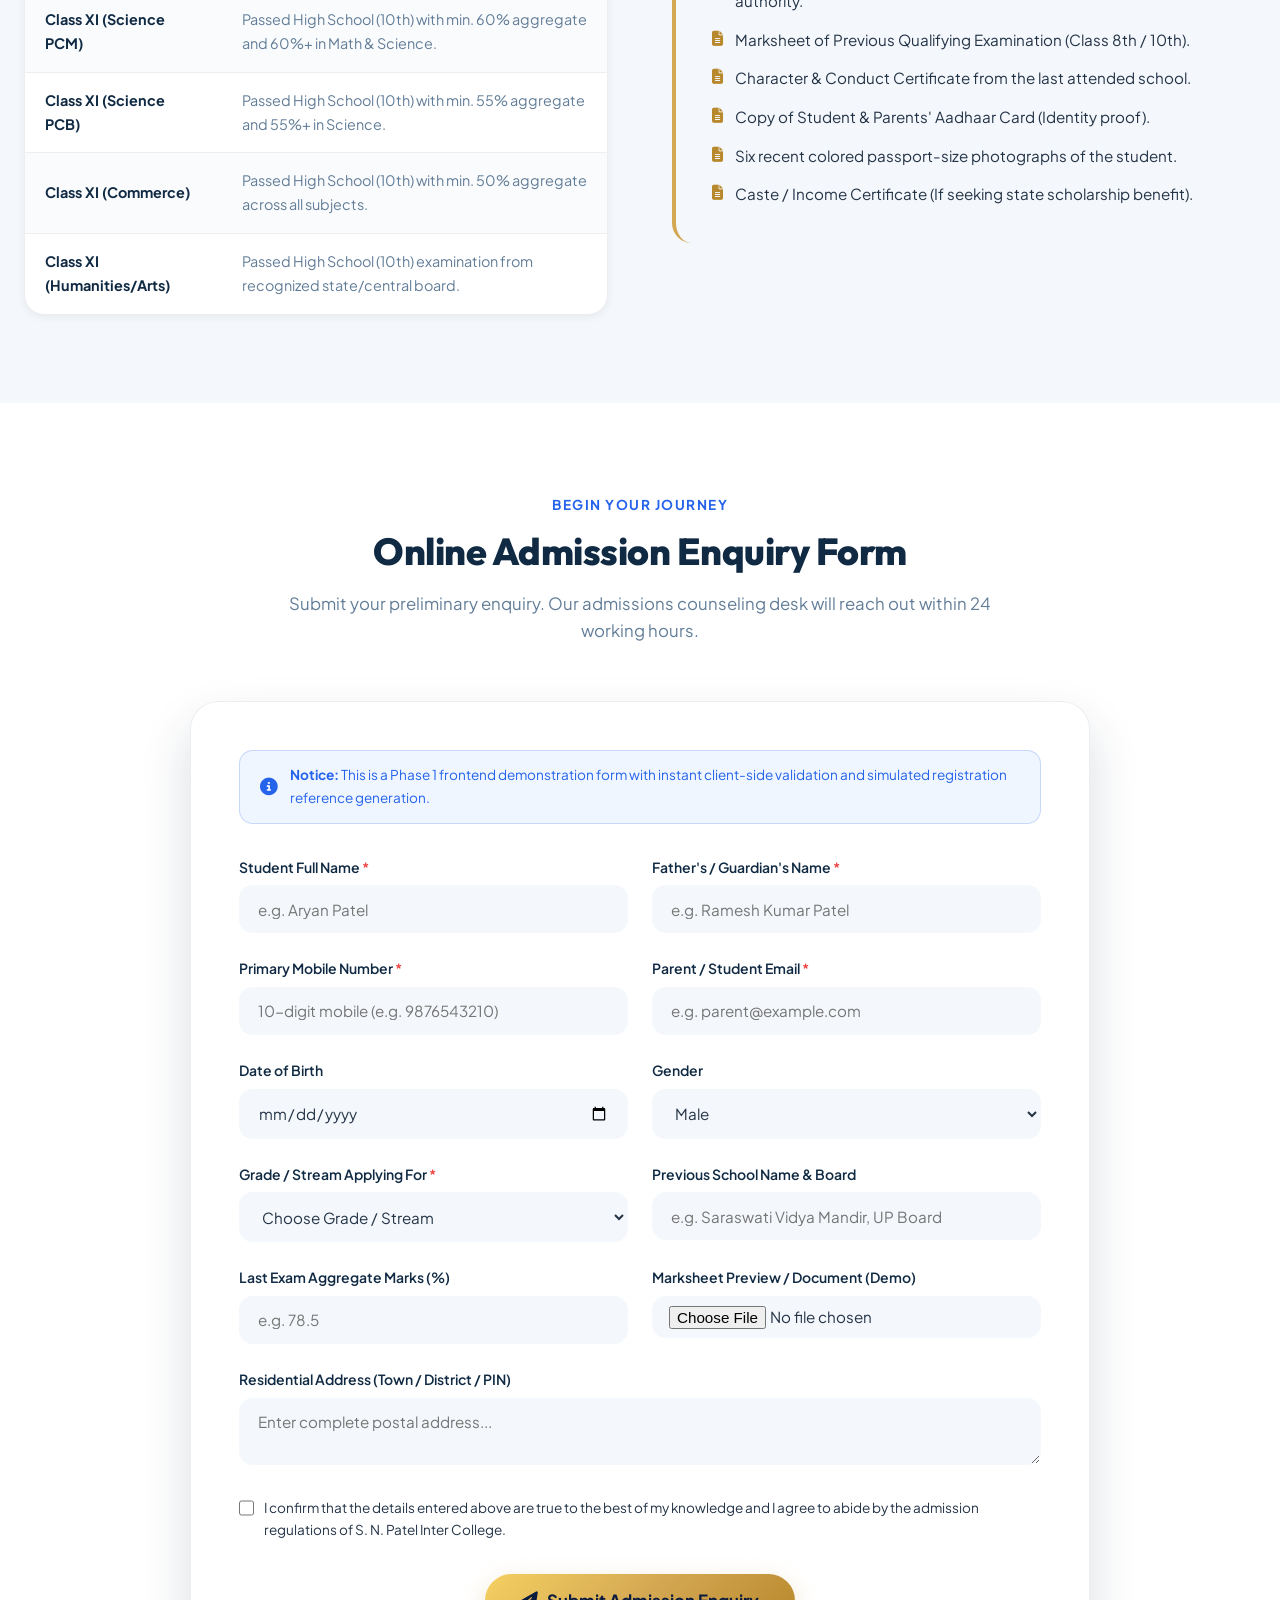
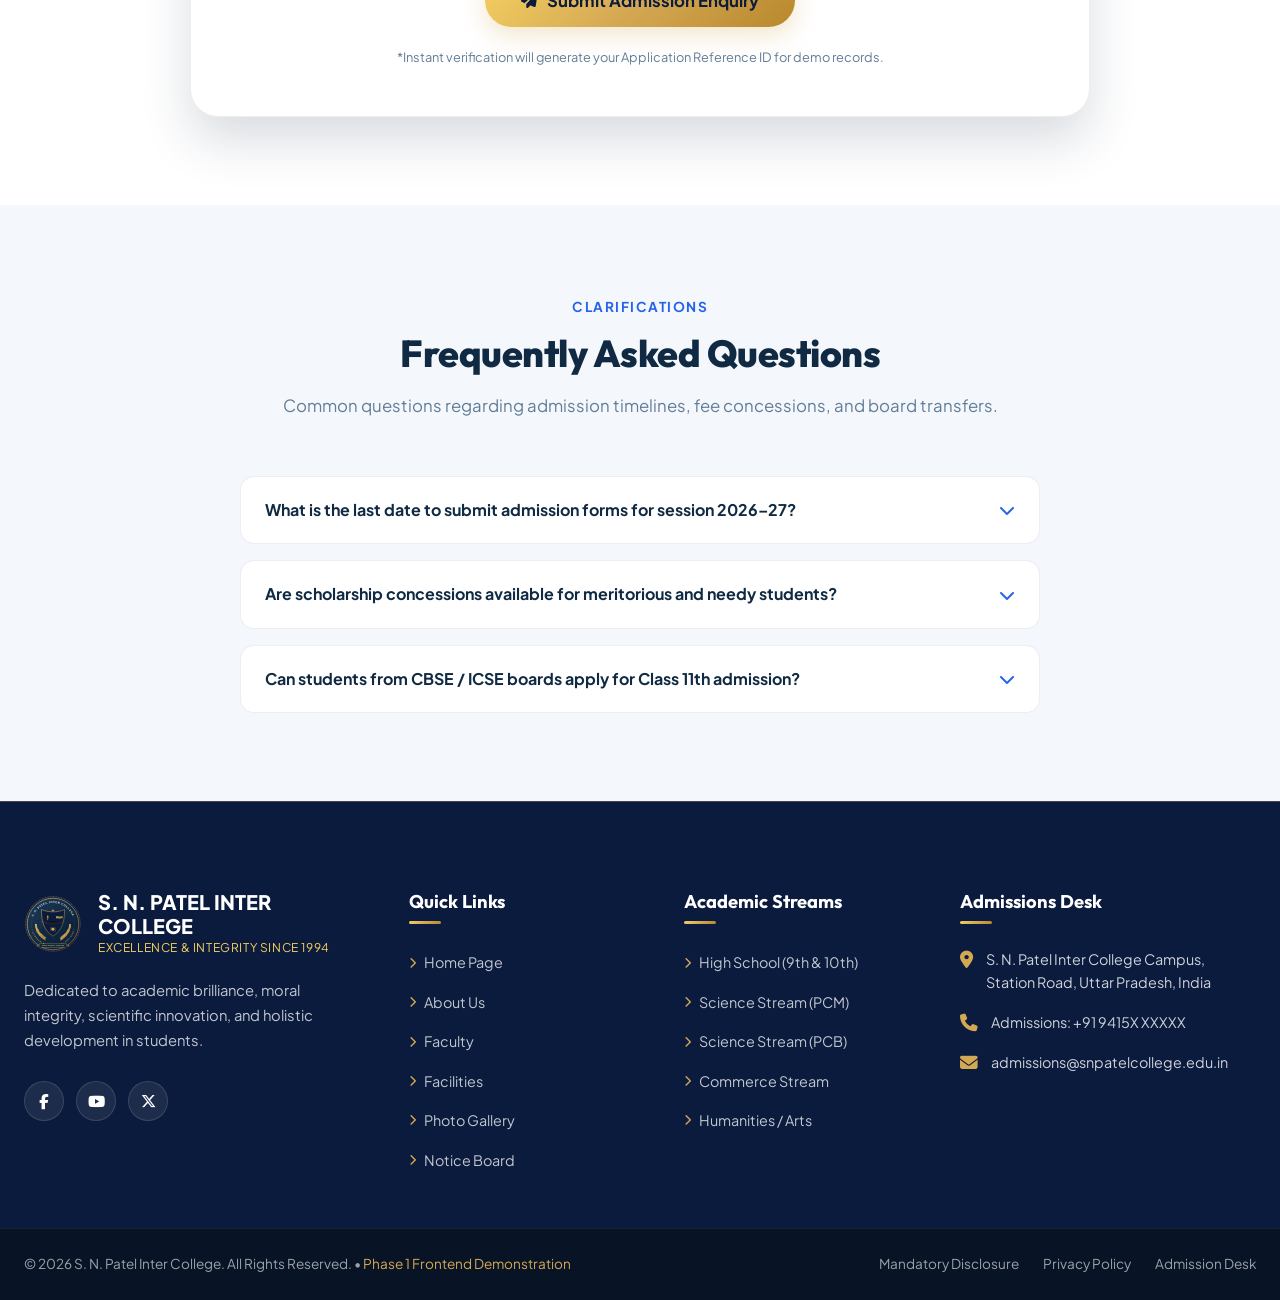
<file: admissions.html>
<!DOCTYPE html>
<html lang="en">
<head>
  <meta charset="UTF-8">
  <meta name="viewport" content="width=device-width, initial-scale=1.0">
  <title>Admissions 2026–27 | S. N. Patel Inter College</title>
  <meta name="description" content="Apply for admission at S. N. Patel Inter College for Grades 9th to 12th (Science, Commerce, Arts). Review eligibility, required documents, and submit your online application form.">
  <link rel="icon" type="image/svg+xml" href="assets/images/favicon.svg">
  
  <!-- Google Fonts -->
  <link rel="preconnect" href="https://fonts.googleapis.com">
  <link rel="preconnect" href="https://fonts.gstatic.com" crossorigin>
  <link href="https://fonts.googleapis.com/css2?family=Cinzel:wght@600;700;800;900&family=Outfit:wght@400;500;600;700;800&family=Plus+Jakarta+Sans:wght@300;400;500;600;700;800&display=swap" rel="stylesheet">
  
  <!-- Font Awesome Icons -->
  <link rel="stylesheet" href="https://cdnjs.cloudflare.com/ajax/libs/font-awesome/6.5.1/css/all.min.css">
  
  <!-- Stylesheets -->
  <link rel="stylesheet" href="css/style.css">
  <link rel="stylesheet" href="css/animations.css">
  <link rel="stylesheet" href="css/responsive.css">
</head>
<body>

  <!-- Preloader -->
  <div class="preloader">
    <div class="preloader-spinner"></div>
    <div class="preloader-title">S. N. PATEL INTER COLLEGE</div>
    <div class="preloader-sub">Knowledge • Integrity • Excellence</div>
  </div>

  <!-- Top Utility Bar -->
  <div class="top-bar">
    <div class="container">
      <div class="top-bar-inner">
        <div class="top-bar-left">
          <div class="top-bar-item">
            <span class="top-bar-badge">Admissions Open</span>
            <span>Academic Session 2026–27 • Grades 9th to 12th</span>
          </div>
          <div class="top-bar-item">
            <i class="fa-solid fa-phone"></i>
            <span>Admissions Helpline: +91 9415X XXXXX</span>
          </div>
          <div class="top-bar-item">
            <i class="fa-solid fa-envelope"></i>
            <span>admissions@snpatelcollege.edu.in</span>
          </div>
        </div>
        <div class="top-bar-right">
          <a href="#admissionFormCard" class="top-bar-link"><i class="fa-solid fa-pen-nib"></i> Fill Form</a>
          <a href="contact.html" class="top-bar-link"><i class="fa-solid fa-location-dot"></i> Visit Campus Desk</a>
        </div>
      </div>
    </div>
  </div>

  <!-- Main Navigation Header -->
  <header class="site-header">
    <div class="container navbar-container">
      <a href="index.html" class="brand-link">
        <img src="assets/images/logo.svg" alt="S. N. Patel Inter College Crest" class="brand-logo-img">
        <div class="brand-text">
          <span class="brand-name">S. N. PATEL INTER COLLEGE</span>
          <span class="brand-tagline">Nurturing Leaders Since 1994</span>
        </div>
      </a>

      <nav class="nav-menu">
        <div class="nav-item"><a href="index.html" class="nav-link">Home</a></div>
        <div class="nav-item"><a href="about.html" class="nav-link">About Us</a></div>
        <div class="nav-item"><a href="academics.html" class="nav-link">Academics</a></div>
        <div class="nav-item"><a href="facilities.html" class="nav-link">Facilities</a></div>
        <div class="nav-item"><a href="admissions.html" class="nav-link active">Admissions</a></div>
        <div class="nav-item"><a href="faculty.html" class="nav-link">Faculty</a></div>
        <div class="nav-item"><a href="gallery.html" class="nav-link">Gallery</a></div>
        <div class="nav-item"><a href="notices.html" class="nav-link">Notices</a></div>
        <div class="nav-item"><a href="contact.html" class="nav-link">Contact</a></div>
      </nav>

      <div class="header-actions">
        <a href="#admissionFormCard" class="btn-admission">
          <i class="fa-solid fa-pen-to-square"></i>
          <span>Apply Online</span>
        </a>
        <button class="mobile-toggle" aria-label="Toggle navigation menu">
          <span></span><span></span><span></span>
        </button>
      </div>
    </div>
  </header>

  <!-- Mobile Drawer -->
  <div class="mobile-backdrop"></div>
  <div class="mobile-drawer">
    <div class="mobile-drawer-header">
      <div class="brand-link">
        <img src="assets/images/logo.svg" alt="S. N. Patel Logo" style="width: 44px; height: 44px;">
        <div>
          <strong style="font-size: 1rem; color: var(--primary);">S. N. PATEL</strong>
          <p style="font-size: 0.7rem; color: var(--accent-dark);">Inter College</p>
        </div>
      </div>
      <button class="mobile-drawer-close" style="font-size: 1.5rem; color: var(--primary);"><i class="fa-solid fa-xmark"></i></button>
    </div>
    <ul class="mobile-menu-list">
      <li><a href="index.html" class="mobile-menu-link">Home <i class="fa-solid fa-chevron-right"></i></a></li>
      <li><a href="about.html" class="mobile-menu-link">About Us <i class="fa-solid fa-chevron-right"></i></a></li>
      <li><a href="academics.html" class="mobile-menu-link">Academics <i class="fa-solid fa-chevron-right"></i></a></li>
      <li><a href="facilities.html" class="mobile-menu-link">Facilities <i class="fa-solid fa-chevron-right"></i></a></li>
      <li><a href="admissions.html" class="mobile-menu-link active">Admissions <i class="fa-solid fa-chevron-right"></i></a></li>
      <li><a href="faculty.html" class="mobile-menu-link">Faculty <i class="fa-solid fa-chevron-right"></i></a></li>
      <li><a href="gallery.html" class="mobile-menu-link">Gallery <i class="fa-solid fa-chevron-right"></i></a></li>
      <li><a href="notices.html" class="mobile-menu-link">Notice Board <i class="fa-solid fa-chevron-right"></i></a></li>
      <li><a href="contact.html" class="mobile-menu-link">Contact Us <i class="fa-solid fa-chevron-right"></i></a></li>
    </ul>
  </div>
  <!-- Announcement Ticker -->
  <div class="ticker-bar">
    <div class="container">
      <div class="ticker-wrapper">
        <div class="ticker-badge">
          <i class="fa-solid fa-bolt"></i> LATEST ANNOUNCEMENT
        </div>
        <div class="ticker-content">
          <div class="ticker-items">
            <span class="ticker-item"><i class="fa-regular fa-calendar-check"></i> Admissions Open for Session 2026–27 (Grades 9 to 12 - Science, Commerce &amp; Arts) — <a href="admissions.html">Enquire Online</a></span>
            <span class="ticker-item"><i class="fa-solid fa-trophy"></i> State Board Examination Result: 99.2% Overall Pass Rate with 42 State Merits!</span>
            <span class="ticker-item"><i class="fa-solid fa-flask"></i> Annual Science &amp; Innovation Exhibition scheduled for November 28 — <a href="notices.html">Read Circular</a></span>
            <span class="ticker-item"><i class="fa-solid fa-medal"></i> Inter-School Athletic Meet Registration ends Friday — <a href="notices.html">Details Here</a></span>
          </div>
        </div>
      </div>
    </div>
  </div>

  <!-- Inner Page Hero -->
  <section class="inner-hero">
    <div class="inner-hero-bg" style="background-image: url('https://images.unsplash.com/photo-1523240795612-9a054b0db644?auto=format&fit=crop&w=1600&q=80');"></div>
    <div class="inner-hero-overlay"></div>
    <div class="container">
      <div class="inner-hero-content reveal">
        <div class="breadcrumbs">
          <a href="index.html">Home</a>
          <i class="fa-solid fa-chevron-right" style="font-size: 0.7rem;"></i>
          <span>Admissions</span>
        </div>
        <h1 class="inner-hero-title">Admissions for Session 2026–27</h1>
        <p class="inner-hero-desc">
          Join a distinguished community of scholars committed to academic brilliance, scientific innovation, and moral integrity.
        </p>
      </div>
    </div>
  </section>

  <!-- Section: Admission Procedure Steps Timeline -->
  <section class="section-padding" style="background-color: var(--bg-white);">
    <div class="container">
      <div class="section-header reveal">
        <span class="section-subtitle">Straightforward Process</span>
        <h2 class="section-title">4 Simple Steps to Enrollment</h2>
        <p class="section-desc">We maintain a transparent and merit-based admission procedure guided by state educational regulations.</p>
      </div>

      <div style="display: grid; grid-template-columns: repeat(4, 1fr); gap: 1.5rem; position: relative;">
        <!-- Step 1 -->
        <div class="feature-card reveal delay-1" style="text-align: center;">
          <div style="width: 50px; height: 50px; border-radius: 50%; background: var(--secondary); color: #FFFFFF; font-weight: 800; font-size: 1.25rem; display: flex; align-items: center; justify-content: center; margin: 0 auto 1.25rem;">1</div>
          <h3 style="font-size: 1.15rem; font-weight: 700; color: var(--primary); margin-bottom: 0.5rem;">Online Enquiry</h3>
          <p style="font-size: 0.875rem; color: var(--text-muted); line-height: 1.6;">Fill the online enquiry form below or collect the prospectus booklet from the campus admissions office.</p>
        </div>

        <!-- Step 2 -->
        <div class="feature-card reveal delay-2" style="text-align: center;">
          <div style="width: 50px; height: 50px; border-radius: 50%; background: var(--primary); color: var(--accent-light); font-weight: 800; font-size: 1.25rem; display: flex; align-items: center; justify-content: center; margin: 0 auto 1.25rem;">2</div>
          <h3 style="font-size: 1.15rem; font-weight: 700; color: var(--primary); margin-bottom: 0.5rem;">Document Check</h3>
          <p style="font-size: 0.875rem; color: var(--text-muted); line-height: 1.6;">Submit previous grade marksheets, Transfer Certificate (TC), Aadhaar card, and passport-size photographs.</p>
        </div>

        <!-- Step 3 -->
        <div class="feature-card reveal delay-3" style="text-align: center;">
          <div style="width: 50px; height: 50px; border-radius: 50%; background: var(--accent-dark); color: #FFFFFF; font-weight: 800; font-size: 1.25rem; display: flex; align-items: center; justify-content: center; margin: 0 auto 1.25rem;">3</div>
          <h3 style="font-size: 1.15rem; font-weight: 700; color: var(--primary); margin-bottom: 0.5rem;">Interaction / Test</h3>
          <p style="font-size: 0.875rem; color: var(--text-muted); line-height: 1.6;">Short interaction and foundational assessment to ascertain subject aptitude (especially for 11th Science/Commerce).</p>
        </div>

        <!-- Step 4 -->
        <div class="feature-card reveal delay-4" style="text-align: center;">
          <div style="width: 50px; height: 50px; border-radius: 50%; background: #10B981; color: #FFFFFF; font-weight: 800; font-size: 1.25rem; display: flex; align-items: center; justify-content: center; margin: 0 auto 1.25rem;">4</div>
          <h3 style="font-size: 1.15rem; font-weight: 700; color: var(--primary); margin-bottom: 0.5rem;">Seat Confirmation</h3>
          <p style="font-size: 0.875rem; color: var(--text-muted); line-height: 1.6;">Remit institutional admission dues, obtain student ID card, and receive official academic timetable &amp; book list.</p>
        </div>
      </div>
    </div>
  </section>

  <!-- Section: Eligibility Criteria & Checklist -->
  <section class="section-padding" style="background-color: var(--bg-light);">
    <div class="container">
      <div class="about-split-grid">
        <!-- Left: Eligibility Table -->
        <div class="about-content reveal-left">
          <span class="section-subtitle">Standard Benchmarks</span>
          <h2 class="section-title">Eligibility Criteria</h2>
          <p class="section-desc" style="margin-bottom: 1.5rem;">Candidates must fulfill the minimum qualification criteria stipulated by the board for admission into respective streams.</p>

          <div style="background: #FFFFFF; border-radius: var(--radius-lg); box-shadow: var(--shadow-sm); overflow: hidden; border: 1px solid var(--border-light);">
            <table style="width: 100%; border-collapse: collapse; text-align: left; font-size: 0.9rem;">
              <thead>
                <tr style="background: var(--primary); color: #FFFFFF;">
                  <th style="padding: 1rem 1.25rem;">Class / Stream</th>
                  <th style="padding: 1rem 1.25rem;">Eligibility Benchmark</th>
                </tr>
              </thead>
              <tbody>
                <tr style="border-bottom: 1px solid var(--border-light);">
                  <td style="padding: 1rem 1.25rem; font-weight: 700; color: var(--primary);">Class IX (9th)</td>
                  <td style="padding: 1rem 1.25rem; color: var(--text-muted);">Passed Class VIII from any recognized board/school with valid TC.</td>
                </tr>
                <tr style="border-bottom: 1px solid var(--border-light); background: #FAFBFD;">
                  <td style="padding: 1rem 1.25rem; font-weight: 700; color: var(--primary);">Class XI (Science PCM)</td>
                  <td style="padding: 1rem 1.25rem; color: var(--text-muted);">Passed High School (10th) with min. 60% aggregate and 60%+ in Math &amp; Science.</td>
                </tr>
                <tr style="border-bottom: 1px solid var(--border-light);">
                  <td style="padding: 1rem 1.25rem; font-weight: 700; color: var(--primary);">Class XI (Science PCB)</td>
                  <td style="padding: 1rem 1.25rem; color: var(--text-muted);">Passed High School (10th) with min. 55% aggregate and 55%+ in Science.</td>
                </tr>
                <tr style="border-bottom: 1px solid var(--border-light); background: #FAFBFD;">
                  <td style="padding: 1rem 1.25rem; font-weight: 700; color: var(--primary);">Class XI (Commerce)</td>
                  <td style="padding: 1rem 1.25rem; color: var(--text-muted);">Passed High School (10th) with min. 50% aggregate across all subjects.</td>
                </tr>
                <tr>
                  <td style="padding: 1rem 1.25rem; font-weight: 700; color: var(--primary);">Class XI (Humanities/Arts)</td>
                  <td style="padding: 1rem 1.25rem; color: var(--text-muted);">Passed High School (10th) examination from recognized state/central board.</td>
                </tr>
              </tbody>
            </table>
          </div>
        </div>

        <!-- Right: Documents Checklist -->
        <div class="reveal-right">
          <span class="section-subtitle">Verification Dossier</span>
          <h2 class="section-title">Required Documents</h2>
          <p class="section-desc" style="margin-bottom: 1.5rem;">Please keep original certificates and 2 sets of self-attested photocopies ready for registration.</p>

          <div class="mv-card vision">
            <ul style="display: flex; flex-direction: column; gap: 0.85rem; font-size: 0.95rem;">
              <li style="display: flex; gap: 0.75rem;"><i class="fa-solid fa-file-lines" style="color: var(--accent-dark); margin-top: 4px;"></i> Original Transfer Certificate (TC) counter-signed by education authority.</li>
              <li style="display: flex; gap: 0.75rem;"><i class="fa-solid fa-file-lines" style="color: var(--accent-dark); margin-top: 4px;"></i> Marksheet of Previous Qualifying Examination (Class 8th / 10th).</li>
              <li style="display: flex; gap: 0.75rem;"><i class="fa-solid fa-file-lines" style="color: var(--accent-dark); margin-top: 4px;"></i> Character &amp; Conduct Certificate from the last attended school.</li>
              <li style="display: flex; gap: 0.75rem;"><i class="fa-solid fa-file-lines" style="color: var(--accent-dark); margin-top: 4px;"></i> Copy of Student &amp; Parents' Aadhaar Card (Identity proof).</li>
              <li style="display: flex; gap: 0.75rem;"><i class="fa-solid fa-file-lines" style="color: var(--accent-dark); margin-top: 4px;"></i> Six recent colored passport-size photographs of the student.</li>
              <li style="display: flex; gap: 0.75rem;"><i class="fa-solid fa-file-lines" style="color: var(--accent-dark); margin-top: 4px;"></i> Caste / Income Certificate (If seeking state scholarship benefit).</li>
            </ul>
          </div>
        </div>
      </div>
    </div>
  </section>

  <!-- ==========================================================================
       ONLINE ADMISSION ENQUIRY FORM SECTION (INTERACTIVE FRONTEND DEMO)
       ========================================================================== -->
  <section class="section-padding" style="background-color: var(--bg-white);" id="admissionFormCard">
    <div class="container">
      <div class="section-header reveal">
        <span class="section-subtitle">Begin Your Journey</span>
        <h2 class="section-title">Online Admission Enquiry Form</h2>
        <p class="section-desc">Submit your preliminary enquiry. Our admissions counseling desk will reach out within 24 working hours.</p>
      </div>

      <div class="form-card reveal-zoom" style="max-width: 900px; margin: 0 auto;">
        <div style="background: var(--secondary-light); border: 1px solid rgba(37, 99, 235, 0.2); padding: 0.85rem 1.25rem; border-radius: var(--radius-md); font-size: 0.85rem; color: var(--secondary); margin-bottom: 2rem; display: flex; align-items: center; gap: 0.75rem;">
          <i class="fa-solid fa-circle-info" style="font-size: 1.1rem;"></i>
          <span><strong>Notice:</strong> This is a Phase 1 frontend demonstration form with instant client-side validation and simulated registration reference generation.</span>
        </div>

        <form id="admissionForm" novalidate>
          <div class="form-grid">
            <!-- Student Name -->
            <div class="form-group">
              <label class="form-label" for="studentName">Student Full Name <span class="required">*</span></label>
              <input type="text" id="studentName" class="form-control" placeholder="e.g. Aryan Patel" required>
            </div>

            <!-- Guardian Name -->
            <div class="form-group">
              <label class="form-label" for="guardianName">Father's / Guardian's Name <span class="required">*</span></label>
              <input type="text" id="guardianName" class="form-control" placeholder="e.g. Ramesh Kumar Patel" required>
            </div>

            <!-- Mobile Phone -->
            <div class="form-group">
              <label class="form-label" for="phone">Primary Mobile Number <span class="required">*</span></label>
              <input type="tel" id="phone" class="form-control" placeholder="10-digit mobile (e.g. 9876543210)" required maxlength="10">
            </div>

            <!-- Email Address -->
            <div class="form-group">
              <label class="form-label" for="email">Parent / Student Email <span class="required">*</span></label>
              <input type="email" id="email" class="form-control" placeholder="e.g. parent@example.com" required>
            </div>

            <!-- Date of Birth -->
            <div class="form-group">
              <label class="form-label" for="dob">Date of Birth</label>
              <input type="date" id="dob" class="form-control">
            </div>

            <!-- Gender -->
            <div class="form-group">
              <label class="form-label" for="gender">Gender</label>
              <select id="gender" class="form-control">
                <option value="Male">Male</option>
                <option value="Female">Female</option>
                <option value="Other">Other</option>
              </select>
            </div>

            <!-- Grade / Stream Selection -->
            <div class="form-group">
              <label class="form-label" for="gradeSelect">Grade / Stream Applying For <span class="required">*</span></label>
              <select id="gradeSelect" class="form-control" required>
                <option value="">Choose Grade / Stream</option>
                <option value="9th">Class IX (High School)</option>
                <option value="10th">Class X (High School Transfer)</option>
                <option value="11th_PCM">Class XI — Science (Physics, Chemistry, Math)</option>
                <option value="11th_PCB">Class XI — Science (Physics, Chemistry, Biology)</option>
                <option value="11th_Commerce">Class XI — Commerce &amp; Accountancy</option>
                <option value="11th_Arts">Class XI — Humanities &amp; Arts</option>
                <option value="12th">Class XII — Transfer Case</option>
              </select>
            </div>

            <!-- Previous School -->
            <div class="form-group">
              <label class="form-label" for="prevSchool">Previous School Name &amp; Board</label>
              <input type="text" id="prevSchool" class="form-control" placeholder="e.g. Saraswati Vidya Mandir, UP Board">
            </div>

            <!-- Last Exam Percentage -->
            <div class="form-group">
              <label class="form-label" for="lastPercentage">Last Exam Aggregate Marks (%)</label>
              <input type="number" id="lastPercentage" class="form-control" placeholder="e.g. 78.5" min="0" max="100" step="0.1">
            </div>

            <!-- Mock Upload -->
            <div class="form-group">
              <label class="form-label" for="docUpload">Marksheet Preview / Document (Demo)</label>
              <input type="file" id="docUpload" class="form-control" style="padding: 0.55rem 1rem;">
            </div>

            <!-- Residential Address -->
            <div class="form-group full-width">
              <label class="form-label" for="address">Residential Address (Town / District / PIN)</label>
              <textarea id="address" class="form-control" rows="2" placeholder="Enter complete postal address..."></textarea>
            </div>

            <!-- Terms agreement -->
            <div class="form-group full-width" style="margin-top: 0.5rem;">
              <label style="display: flex; align-items: flex-start; gap: 0.65rem; font-size: 0.85rem; color: var(--text-main); cursor: pointer;">
                <input type="checkbox" id="agreeTerms" style="width: 18px; height: 18px; accent-color: var(--secondary); margin-top: 2px;">
                <span>I confirm that the details entered above are true to the best of my knowledge and I agree to abide by the admission regulations of S. N. Patel Inter College.</span>
              </label>
            </div>
          </div>

          <div style="margin-top: 2rem; text-align: center;">
            <button type="submit" class="btn btn-gold btn-lg">
              <i class="fa-solid fa-paper-plane"></i>
              <span>Submit Admission Enquiry</span>
            </button>
            <p class="form-disclaimer">
              *Instant verification will generate your Application Reference ID for demo records.
            </p>
          </div>
        </form>
      </div>
    </div>
  </section>

  <!-- Section: Admission FAQs Accordions -->
  <section class="section-padding" style="background-color: var(--bg-light);">
    <div class="container">
      <div class="section-header reveal">
        <span class="section-subtitle">Clarifications</span>
        <h2 class="section-title">Frequently Asked Questions</h2>
        <p class="section-desc">Common questions regarding admission timelines, fee concessions, and board transfers.</p>
      </div>

      <div style="max-width: 800px; margin: 0 auto; display: flex; flex-direction: column; gap: 1rem;">
        <!-- FAQ 1 -->
        <div class="accordion-item" style="background: #FFFFFF; border-radius: var(--radius-md); border: 1px solid var(--border-light); overflow: hidden;">
          <div class="accordion-header" style="padding: 1.25rem 1.5rem; display: flex; justify-content: space-between; align-items: center; cursor: pointer; font-weight: 700; color: var(--primary);">
            <span>What is the last date to submit admission forms for session 2026–27?</span>
            <i class="fa-solid fa-chevron-down" style="color: var(--secondary);"></i>
          </div>
          <div class="accordion-body" style="padding: 0 1.5rem; max-height: 0; overflow: hidden; transition: max-height 0.3s ease; color: var(--text-muted); font-size: 0.9rem;">
            <div style="padding-bottom: 1.25rem;">
              The first round of online and offline registration typically remains open until June 30th. However, seats in Science streams (PCM/PCB) are allotted on a first-come, first-served merit basis.
            </div>
          </div>
        </div>

        <!-- FAQ 2 -->
        <div class="accordion-item" style="background: #FFFFFF; border-radius: var(--radius-md); border: 1px solid var(--border-light); overflow: hidden;">
          <div class="accordion-header" style="padding: 1.25rem 1.5rem; display: flex; justify-content: space-between; align-items: center; cursor: pointer; font-weight: 700; color: var(--primary);">
            <span>Are scholarship concessions available for meritorious and needy students?</span>
            <i class="fa-solid fa-chevron-down" style="color: var(--secondary);"></i>
          </div>
          <div class="accordion-body" style="padding: 0 1.5rem; max-height: 0; overflow: hidden; transition: max-height 0.3s ease; color: var(--text-muted); font-size: 0.9rem;">
            <div style="padding-bottom: 1.25rem;">
              Yes! Students scoring 85%+ in their previous board examinations receive merit fee waivers. Government SC/ST/OBC and EWS scholarship schemes are fully facilitated through our administrative counter.
            </div>
          </div>
        </div>

        <!-- FAQ 3 -->
        <div class="accordion-item" style="background: #FFFFFF; border-radius: var(--radius-md); border: 1px solid var(--border-light); overflow: hidden;">
          <div class="accordion-header" style="padding: 1.25rem 1.5rem; display: flex; justify-content: space-between; align-items: center; cursor: pointer; font-weight: 700; color: var(--primary);">
            <span>Can students from CBSE / ICSE boards apply for Class 11th admission?</span>
            <i class="fa-solid fa-chevron-down" style="color: var(--secondary);"></i>
          </div>
          <div class="accordion-body" style="padding: 0 1.5rem; max-height: 0; overflow: hidden; transition: max-height 0.3s ease; color: var(--text-muted); font-size: 0.9rem;">
            <div style="padding-bottom: 1.25rem;">
              Absolutely. Students migrating from CBSE, ICSE, or other state education boards are welcome upon submitting their Migration Certificate and counter-signed Transfer Certificate.
            </div>
          </div>
        </div>
      </div>
    </div>
  </section>

  <!-- Submission Success Modal -->
  <div class="form-modal-overlay" id="submissionSuccessModal">
    <div class="form-modal-card">
      <div class="modal-icon-success">
        <i class="fa-solid fa-circle-check"></i>
      </div>
      <h3 style="font-size: 1.5rem; font-weight: 800; color: var(--primary); margin-bottom: 0.5rem;">Enquiry Submitted Successfully!</h3>
      <p style="font-size: 0.95rem; color: var(--text-muted); margin-bottom: 1rem;">
        Thank you, <span id="modalApplicantName" style="font-weight: 700; color: var(--primary);">Applicant</span>. Your admission registration for <span id="modalAppliedGrade" style="font-weight: 700; color: var(--secondary);">Grade</span> has been logged in our demo portal.
      </p>

      <div style="margin-bottom: 1.25rem;">
        <span style="font-size: 0.8rem; color: var(--text-muted); text-transform: uppercase; letter-spacing: 0.5px;">Your Application Reference Code</span>
        <div class="modal-ref-code" id="modalRefCode">SNP-2026-0000</div>
        <p style="font-size: 0.8rem; color: var(--text-muted);">Please quote this code during your campus verification visit.</p>
      </div>

      <div style="background: var(--bg-light); padding: 0.75rem 1rem; border-radius: var(--radius-sm); font-size: 0.78rem; color: var(--text-muted); margin-bottom: 1.5rem;">
        <i class="fa-solid fa-bell" style="color: var(--accent-dark); margin-right: 5px;"></i> Note: This is a frontend demo interface for Phase 1. No server database is connected.
      </div>

      <button type="button" class="btn btn-primary btn-block" id="modalCloseBtn">
        <span>Acknowledge &amp; Return</span>
      </button>
    </div>
  </div>

  <!-- Footer -->
  <footer class="site-footer">
    <div class="footer-top">
      <div class="container">
        <div class="footer-grid">
          <div class="footer-brand">
            <div class="footer-logo-row">
              <img src="assets/images/logo.svg" alt="S. N. Patel College Crest" class="footer-logo-img">
              <div>
                <div class="footer-brand-title">S. N. PATEL INTER COLLEGE</div>
                <div class="footer-brand-tagline">Excellence &amp; Integrity Since 1994</div>
              </div>
            </div>
            <p class="footer-desc">
              Dedicated to academic brilliance, moral integrity, scientific innovation, and holistic development in students.
            </p>
            <div class="footer-social-links">
              <a href="#" class="footer-social-btn"><i class="fa-brands fa-facebook-f"></i></a>
              <a href="#" class="footer-social-btn"><i class="fa-brands fa-youtube"></i></a>
              <a href="#" class="footer-social-btn"><i class="fa-brands fa-x-twitter"></i></a>
            </div>
          </div>

          <div class="footer-col">
            <h4 class="footer-col-title">Quick Links</h4>
            <ul class="footer-links-list">
              <li class="footer-link-item"><a href="index.html"><i class="fa-solid fa-chevron-right"></i> Home Page</a></li>
              <li class="footer-link-item"><a href="about.html"><i class="fa-solid fa-chevron-right"></i> About Us</a></li>
              <li class="footer-link-item"><a href="faculty.html"><i class="fa-solid fa-chevron-right"></i> Faculty</a></li>
              <li class="footer-link-item"><a href="facilities.html"><i class="fa-solid fa-chevron-right"></i> Facilities</a></li>
              <li class="footer-link-item"><a href="gallery.html"><i class="fa-solid fa-chevron-right"></i> Photo Gallery</a></li>
              <li class="footer-link-item"><a href="notices.html"><i class="fa-solid fa-chevron-right"></i> Notice Board</a></li>
            </ul>
          </div>

          <div class="footer-col">
            <h4 class="footer-col-title">Academic Streams</h4>
            <ul class="footer-links-list">
              <li class="footer-link-item"><a href="academics.html#highschool"><i class="fa-solid fa-chevron-right"></i> High School (9th &amp; 10th)</a></li>
              <li class="footer-link-item"><a href="academics.html#science"><i class="fa-solid fa-chevron-right"></i> Science Stream (PCM)</a></li>
              <li class="footer-link-item"><a href="academics.html#science"><i class="fa-solid fa-chevron-right"></i> Science Stream (PCB)</a></li>
              <li class="footer-link-item"><a href="academics.html#commerce"><i class="fa-solid fa-chevron-right"></i> Commerce Stream</a></li>
              <li class="footer-link-item"><a href="academics.html#arts"><i class="fa-solid fa-chevron-right"></i> Humanities / Arts</a></li>
            </ul>
          </div>

          <div class="footer-col">
            <h4 class="footer-col-title">Admissions Desk</h4>
            <div class="footer-contact-info">
              <div class="footer-contact-item">
                <i class="fa-solid fa-location-dot"></i>
                <span>S. N. Patel Inter College Campus, Station Road, Uttar Pradesh, India</span>
              </div>
              <div class="footer-contact-item">
                <i class="fa-solid fa-phone"></i>
                <span>Admissions: +91 9415X XXXXX</span>
              </div>
              <div class="footer-contact-item">
                <i class="fa-solid fa-envelope"></i>
                <span>admissions@snpatelcollege.edu.in</span>
              </div>
            </div>
          </div>
        </div>
      </div>
    </div>

    <div class="footer-bottom">
      <div class="container">
        <div class="footer-bottom-flex">
          <div>© 2026 S. N. Patel Inter College. All Rights Reserved. • <span style="color: var(--accent);">Phase 1 Frontend Demonstration</span></div>
          <div class="footer-bottom-links">
            <a href="about.html">Mandatory Disclosure</a>
            <a href="contact.html">Privacy Policy</a>
            <a href="admissions.html">Admission Desk</a>
          </div>
        </div>
      </div>
    </div>
  </footer>

  <button class="back-to-top" aria-label="Back to top"><i class="fa-solid fa-arrow-up"></i></button>

  <script src="https://cdnjs.cloudflare.com/ajax/libs/gsap/3.12.5/gsap.min.js"></script>
  <script src="js/main.js"></script>
  <script src="js/animations.js"></script>
  <script src="js/forms.js"></script>
</body>
</html>
</file>
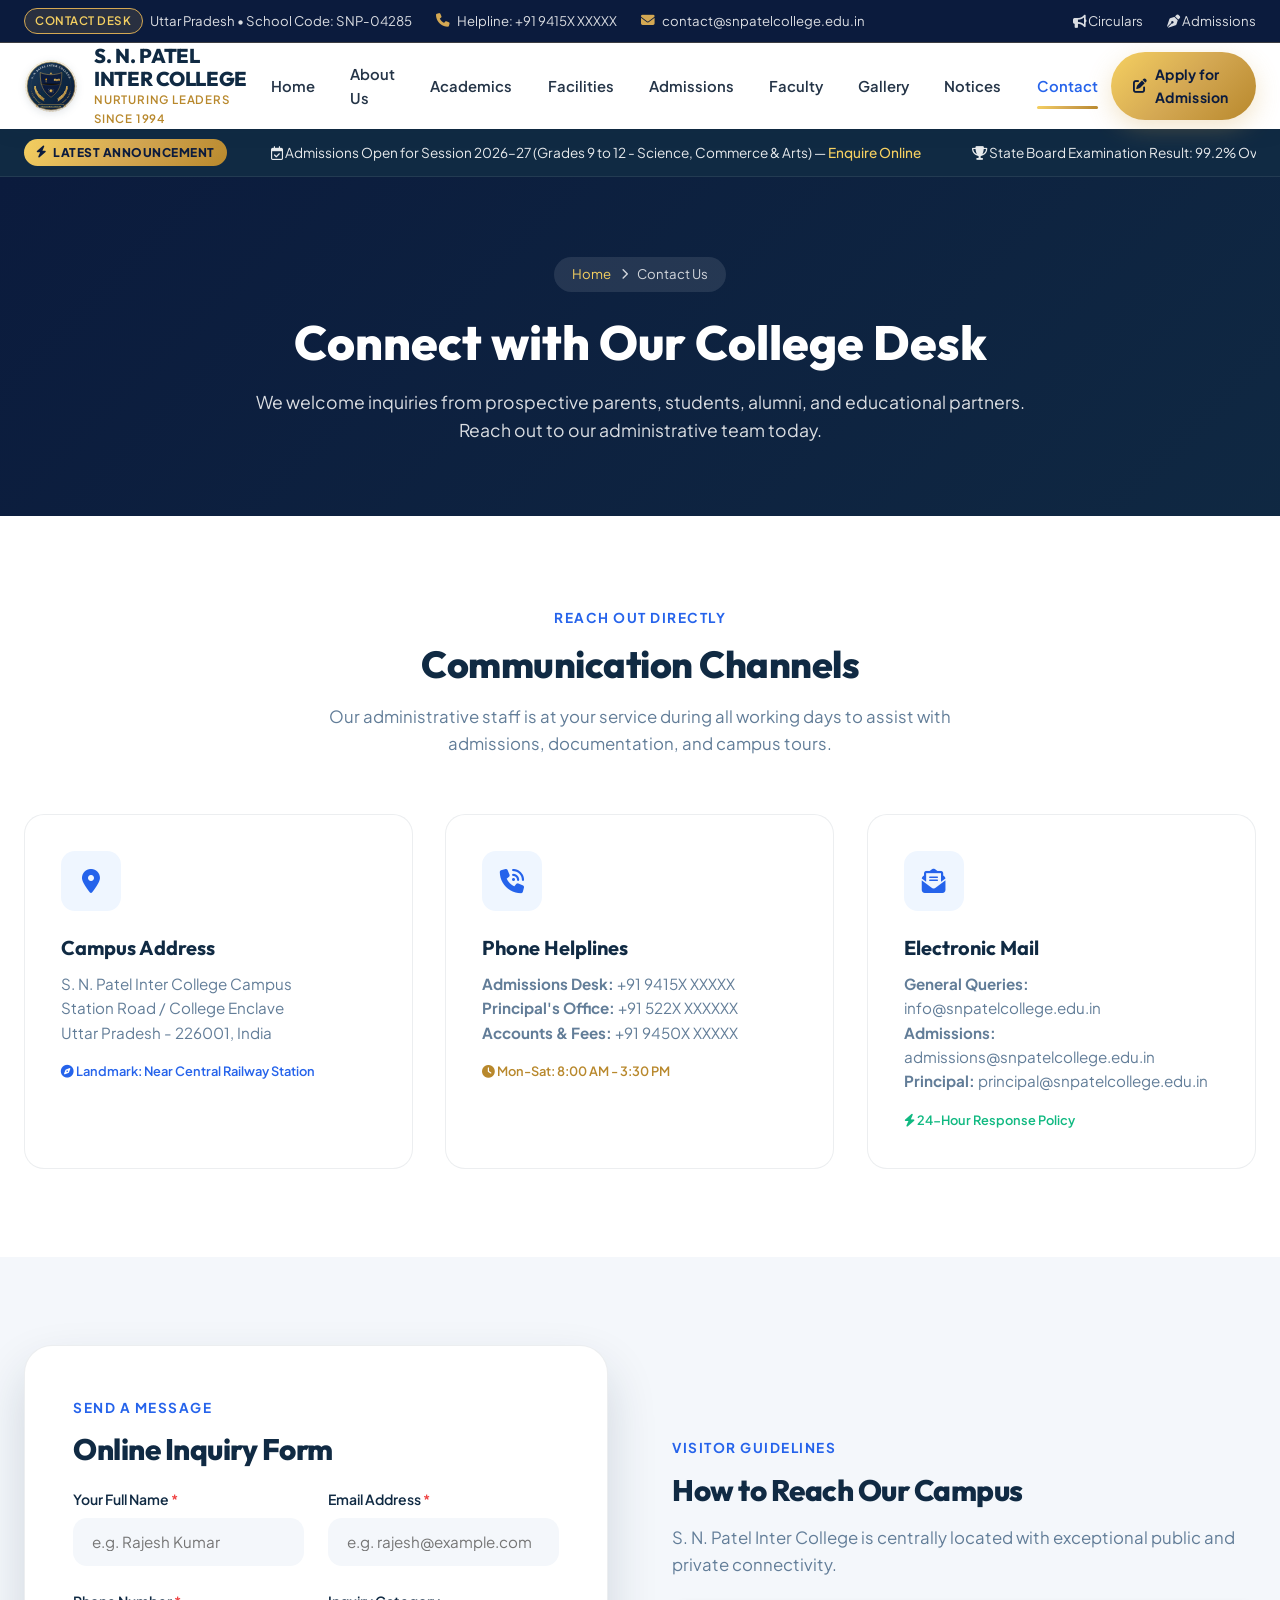
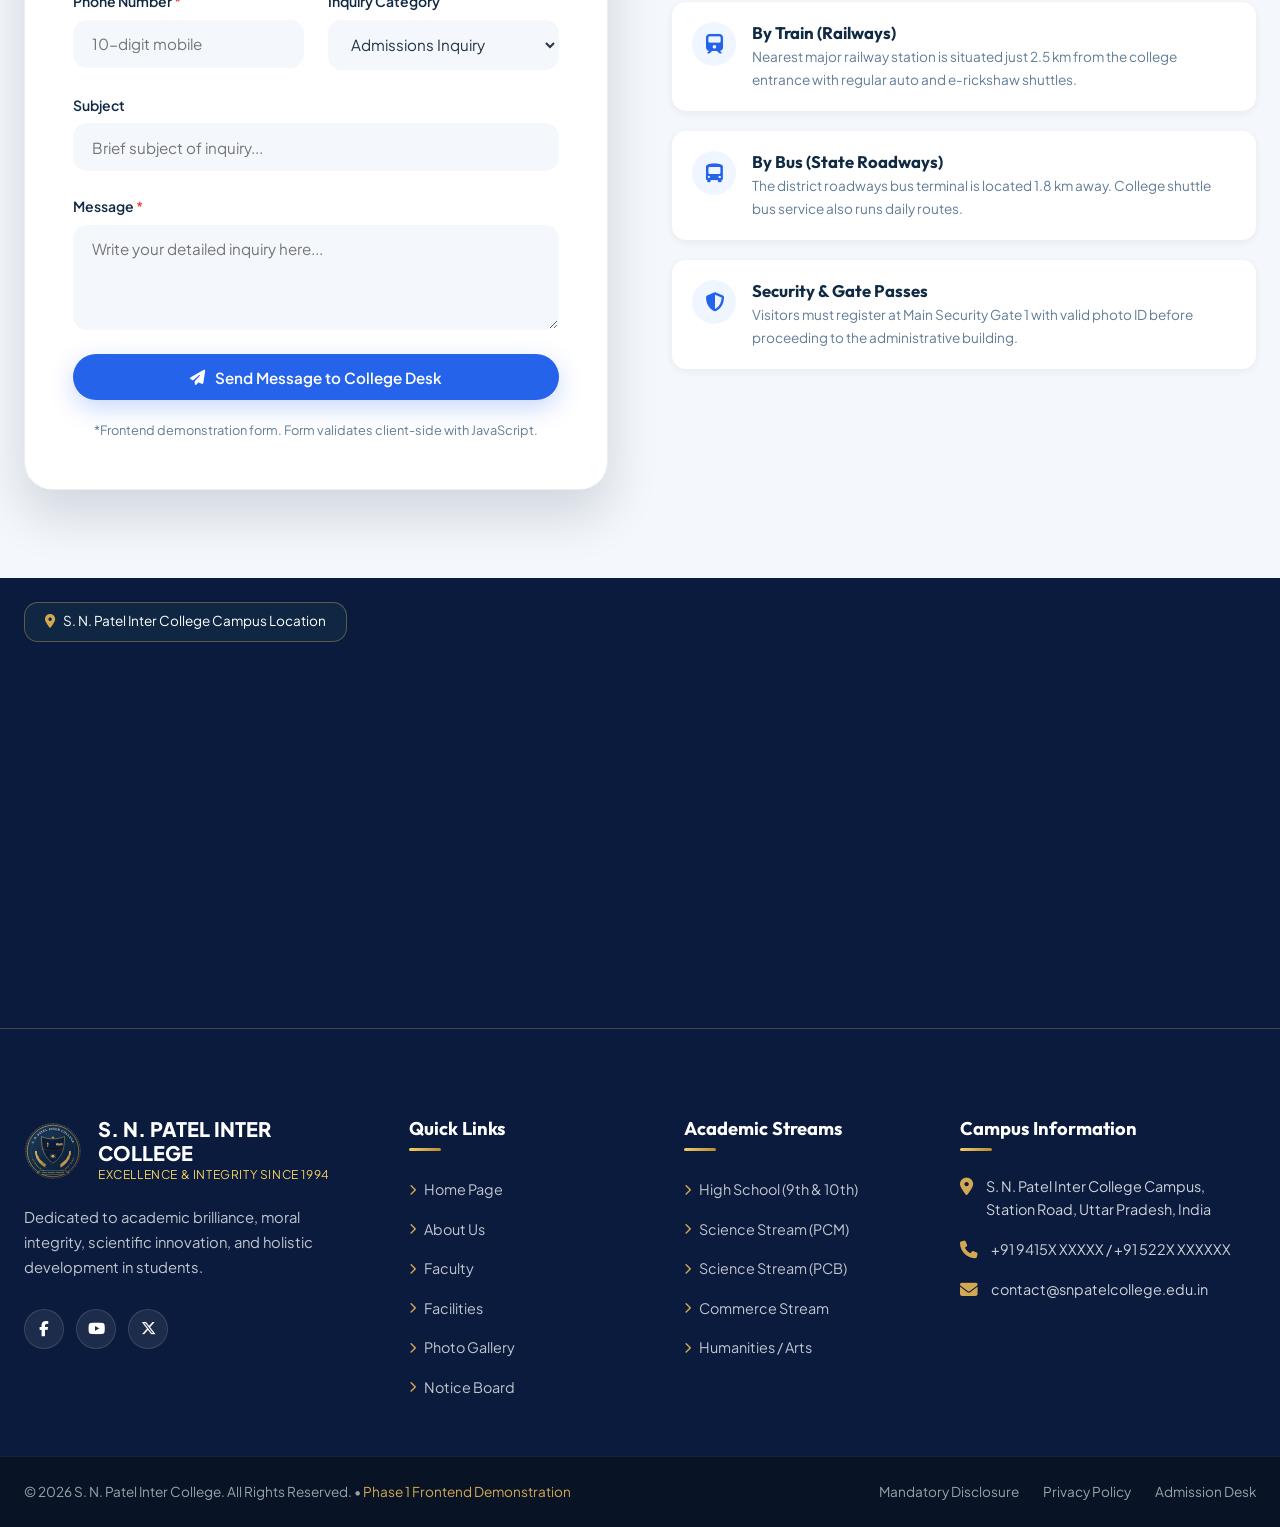
<file: contact.html>
<!DOCTYPE html>
<html lang="en">
<head>
  <meta charset="UTF-8">
  <meta name="viewport" content="width=device-width, initial-scale=1.0">
  <title>Contact Us &amp; Campus Location | S. N. Patel Inter College</title>
  <meta name="description" content="Get in touch with S. N. Patel Inter College. Find campus address, helpline numbers, official email addresses, location map, and send an online enquiry.">
  <link rel="icon" type="image/svg+xml" href="assets/images/favicon.svg">
  
  <!-- Google Fonts -->
  <link rel="preconnect" href="https://fonts.googleapis.com">
  <link rel="preconnect" href="https://fonts.gstatic.com" crossorigin>
  <link href="https://fonts.googleapis.com/css2?family=Cinzel:wght@600;700;800;900&family=Outfit:wght@400;500;600;700;800&family=Plus+Jakarta+Sans:wght@300;400;500;600;700;800&display=swap" rel="stylesheet">
  
  <!-- Font Awesome Icons -->
  <link rel="stylesheet" href="https://cdnjs.cloudflare.com/ajax/libs/font-awesome/6.5.1/css/all.min.css">
  
  <!-- Stylesheets -->
  <link rel="stylesheet" href="css/style.css">
  <link rel="stylesheet" href="css/animations.css">
  <link rel="stylesheet" href="css/responsive.css">
</head>
<body>

  <!-- Preloader -->
  <div class="preloader">
    <div class="preloader-spinner"></div>
    <div class="preloader-title">S. N. PATEL INTER COLLEGE</div>
    <div class="preloader-sub">Knowledge • Integrity • Excellence</div>
  </div>

  <!-- Top Utility Bar -->
  <div class="top-bar">
    <div class="container">
      <div class="top-bar-inner">
        <div class="top-bar-left">
          <div class="top-bar-item">
            <span class="top-bar-badge">Contact Desk</span>
            <span>Uttar Pradesh • School Code: SNP-04285</span>
          </div>
          <div class="top-bar-item">
            <i class="fa-solid fa-phone"></i>
            <span>Helpline: +91 9415X XXXXX</span>
          </div>
          <div class="top-bar-item">
            <i class="fa-solid fa-envelope"></i>
            <span>contact@snpatelcollege.edu.in</span>
          </div>
        </div>
        <div class="top-bar-right">
          <a href="notices.html" class="top-bar-link"><i class="fa-solid fa-bullhorn"></i> Circulars</a>
          <a href="admissions.html" class="top-bar-link"><i class="fa-solid fa-pen-nib"></i> Admissions</a>
        </div>
      </div>
    </div>
  </div>

  <!-- Main Navigation Header -->
  <header class="site-header">
    <div class="container navbar-container">
      <a href="index.html" class="brand-link">
        <img src="assets/images/logo.svg" alt="S. N. Patel Inter College Crest" class="brand-logo-img">
        <div class="brand-text">
          <span class="brand-name">S. N. PATEL INTER COLLEGE</span>
          <span class="brand-tagline">Nurturing Leaders Since 1994</span>
        </div>
      </a>

      <nav class="nav-menu">
        <div class="nav-item"><a href="index.html" class="nav-link">Home</a></div>
        <div class="nav-item"><a href="about.html" class="nav-link">About Us</a></div>
        <div class="nav-item"><a href="academics.html" class="nav-link">Academics</a></div>
        <div class="nav-item"><a href="facilities.html" class="nav-link">Facilities</a></div>
        <div class="nav-item"><a href="admissions.html" class="nav-link">Admissions</a></div>
        <div class="nav-item"><a href="faculty.html" class="nav-link">Faculty</a></div>
        <div class="nav-item"><a href="gallery.html" class="nav-link">Gallery</a></div>
        <div class="nav-item"><a href="notices.html" class="nav-link">Notices</a></div>
        <div class="nav-item"><a href="contact.html" class="nav-link active">Contact</a></div>
      </nav>

      <div class="header-actions">
        <a href="admissions.html" class="btn-admission">
          <i class="fa-solid fa-pen-to-square"></i>
          <span>Apply for Admission</span>
        </a>
        <button class="mobile-toggle" aria-label="Toggle navigation menu">
          <span></span><span></span><span></span>
        </button>
      </div>
    </div>
  </header>

  <!-- Mobile Drawer -->
  <div class="mobile-backdrop"></div>
  <div class="mobile-drawer">
    <div class="mobile-drawer-header">
      <div class="brand-link">
        <img src="assets/images/logo.svg" alt="S. N. Patel Logo" style="width: 44px; height: 44px;">
        <div>
          <strong style="font-size: 1rem; color: var(--primary);">S. N. PATEL</strong>
          <p style="font-size: 0.7rem; color: var(--accent-dark);">Inter College</p>
        </div>
      </div>
      <button class="mobile-drawer-close" style="font-size: 1.5rem; color: var(--primary);"><i class="fa-solid fa-xmark"></i></button>
    </div>
    <ul class="mobile-menu-list">
      <li><a href="index.html" class="mobile-menu-link">Home <i class="fa-solid fa-chevron-right"></i></a></li>
      <li><a href="about.html" class="mobile-menu-link">About Us <i class="fa-solid fa-chevron-right"></i></a></li>
      <li><a href="academics.html" class="mobile-menu-link">Academics <i class="fa-solid fa-chevron-right"></i></a></li>
      <li><a href="facilities.html" class="mobile-menu-link">Facilities <i class="fa-solid fa-chevron-right"></i></a></li>
      <li><a href="admissions.html" class="mobile-menu-link">Admissions <i class="fa-solid fa-chevron-right"></i></a></li>
      <li><a href="faculty.html" class="mobile-menu-link">Faculty <i class="fa-solid fa-chevron-right"></i></a></li>
      <li><a href="gallery.html" class="mobile-menu-link">Gallery <i class="fa-solid fa-chevron-right"></i></a></li>
      <li><a href="notices.html" class="mobile-menu-link">Notice Board <i class="fa-solid fa-chevron-right"></i></a></li>
      <li><a href="contact.html" class="mobile-menu-link active">Contact Us <i class="fa-solid fa-chevron-right"></i></a></li>
    </ul>
  </div>
  <!-- Announcement Ticker -->
  <div class="ticker-bar">
    <div class="container">
      <div class="ticker-wrapper">
        <div class="ticker-badge">
          <i class="fa-solid fa-bolt"></i> LATEST ANNOUNCEMENT
        </div>
        <div class="ticker-content">
          <div class="ticker-items">
            <span class="ticker-item"><i class="fa-regular fa-calendar-check"></i> Admissions Open for Session 2026–27 (Grades 9 to 12 - Science, Commerce &amp; Arts) — <a href="admissions.html">Enquire Online</a></span>
            <span class="ticker-item"><i class="fa-solid fa-trophy"></i> State Board Examination Result: 99.2% Overall Pass Rate with 42 State Merits!</span>
            <span class="ticker-item"><i class="fa-solid fa-flask"></i> Annual Science &amp; Innovation Exhibition scheduled for November 28 — <a href="notices.html">Read Circular</a></span>
            <span class="ticker-item"><i class="fa-solid fa-medal"></i> Inter-School Athletic Meet Registration ends Friday — <a href="notices.html">Details Here</a></span>
          </div>
        </div>
      </div>
    </div>
  </div>

  <!-- Inner Page Hero -->
  <section class="inner-hero">
    <div class="inner-hero-bg" style="background-image: url('https://images.unsplash.com/photo-1541829070764-84a7d30dd3f3?auto=format&fit=crop&w=1600&q=80');"></div>
    <div class="inner-hero-overlay"></div>
    <div class="container">
      <div class="inner-hero-content reveal">
        <div class="breadcrumbs">
          <a href="index.html">Home</a>
          <i class="fa-solid fa-chevron-right" style="font-size: 0.7rem;"></i>
          <span>Contact Us</span>
        </div>
        <h1 class="inner-hero-title">Connect with Our College Desk</h1>
        <p class="inner-hero-desc">
          We welcome inquiries from prospective parents, students, alumni, and educational partners. Reach out to our administrative team today.
        </p>
      </div>
    </div>
  </section>

  <!-- Section: Contact Info Cards Grid -->
  <section class="section-padding" style="background-color: var(--bg-white);">
    <div class="container">
      <div class="section-header reveal">
        <span class="section-subtitle">Reach Out Directly</span>
        <h2 class="section-title">Communication Channels</h2>
        <p class="section-desc">Our administrative staff is at your service during all working days to assist with admissions, documentation, and campus tours.</p>
      </div>

      <div class="why-us-grid">
        <!-- 1. Campus Address -->
        <div class="feature-card reveal delay-1">
          <div class="feature-icon"><i class="fa-solid fa-location-dot"></i></div>
          <h3 class="feature-title">Campus Address</h3>
          <p class="feature-desc" style="margin-bottom: 0.75rem;">
            S. N. Patel Inter College Campus<br>
            Station Road / College Enclave<br>
            Uttar Pradesh - 226001, India
          </p>
          <span style="font-size: 0.8rem; color: var(--secondary); font-weight: 600;"><i class="fa-solid fa-compass"></i> Landmark: Near Central Railway Station</span>
        </div>

        <!-- 2. Telephone Helpline -->
        <div class="feature-card reveal delay-2">
          <div class="feature-icon"><i class="fa-solid fa-phone-volume"></i></div>
          <h3 class="feature-title">Phone Helplines</h3>
          <p class="feature-desc" style="margin-bottom: 0.75rem;">
            <strong>Admissions Desk:</strong> +91 9415X XXXXX<br>
            <strong>Principal's Office:</strong> +91 522X XXXXXX<br>
            <strong>Accounts &amp; Fees:</strong> +91 9450X XXXXX
          </p>
          <span style="font-size: 0.8rem; color: var(--accent-dark); font-weight: 600;"><i class="fa-solid fa-clock"></i> Mon-Sat: 8:00 AM - 3:30 PM</span>
        </div>

        <!-- 3. Official Email -->
        <div class="feature-card reveal delay-3">
          <div class="feature-icon"><i class="fa-solid fa-envelope-open-text"></i></div>
          <h3 class="feature-title">Electronic Mail</h3>
          <p class="feature-desc" style="margin-bottom: 0.75rem;">
            <strong>General Queries:</strong> info@snpatelcollege.edu.in<br>
            <strong>Admissions:</strong> admissions@snpatelcollege.edu.in<br>
            <strong>Principal:</strong> principal@snpatelcollege.edu.in
          </p>
          <span style="font-size: 0.8rem; color: #10B981; font-weight: 600;"><i class="fa-solid fa-bolt"></i> 24-Hour Response Policy</span>
        </div>
      </div>
    </div>
  </section>

  <!-- Section: Interactive Contact Form & Transport Guide -->
  <section class="section-padding" style="background-color: var(--bg-light);">
    <div class="container">
      <div class="about-split-grid">
        <!-- Left: Interactive Form -->
        <div class="reveal-left">
          <div class="form-card">
            <span class="section-subtitle">Send a Message</span>
            <h2 class="section-title" style="font-size: 1.85rem; margin-bottom: 1.25rem;">Online Inquiry Form</h2>

            <div id="contactSuccessAlert" style="display: none; background: #DCFCE7; border: 1px solid #86EFAC; color: #166534; padding: 1rem 1.25rem; border-radius: var(--radius-md); font-size: 0.9rem; margin-bottom: 1.5rem;">
              <i class="fa-solid fa-circle-check" style="margin-right: 6px;"></i>
              <strong>Thank you!</strong> Your message has been received in our demo portal. Our team will contact you shortly.
            </div>

            <form id="contactForm" novalidate>
              <div class="form-grid">
                <div class="form-group">
                  <label class="form-label" for="contactName">Your Full Name <span class="required">*</span></label>
                  <input type="text" id="contactName" class="form-control" placeholder="e.g. Rajesh Kumar" required>
                </div>

                <div class="form-group">
                  <label class="form-label" for="contactEmail">Email Address <span class="required">*</span></label>
                  <input type="email" id="contactEmail" class="form-control" placeholder="e.g. rajesh@example.com" required>
                </div>

                <div class="form-group">
                  <label class="form-label" for="contactPhone">Phone Number <span class="required">*</span></label>
                  <input type="tel" id="contactPhone" class="form-control" placeholder="10-digit mobile" maxlength="10" required>
                </div>

                <div class="form-group">
                  <label class="form-label" for="inquiryType">Inquiry Category</label>
                  <select id="inquiryType" class="form-control">
                    <option value="Admissions">Admissions Inquiry</option>
                    <option value="Academics">Academic Curriculum</option>
                    <option value="Fee">Fee &amp; Scholarships</option>
                    <option value="TC">Transfer Certificate / Documentation</option>
                    <option value="General">General Campus Inquiry</option>
                  </select>
                </div>

                <div class="form-group full-width">
                  <label class="form-label" for="contactSubject">Subject</label>
                  <input type="text" id="contactSubject" class="form-control" placeholder="Brief subject of inquiry...">
                </div>

                <div class="form-group full-width">
                  <label class="form-label" for="contactMessage">Message <span class="required">*</span></label>
                  <textarea id="contactMessage" class="form-control" rows="4" placeholder="Write your detailed inquiry here..." required></textarea>
                </div>
              </div>

              <div style="margin-top: 1.5rem;">
                <button type="submit" class="btn btn-primary btn-block">
                  <i class="fa-solid fa-paper-plane"></i>
                  <span>Send Message to College Desk</span>
                </button>
                <p class="form-disclaimer">
                  *Frontend demonstration form. Form validates client-side with JavaScript.
                </p>
              </div>
            </form>
          </div>
        </div>

        <!-- Right: How to Reach & Office Timings -->
        <div class="reveal-right">
          <div style="margin-bottom: 2rem;">
            <span class="section-subtitle">Visitor Guidelines</span>
            <h2 class="section-title" style="font-size: 1.85rem;">How to Reach Our Campus</h2>
            <p class="section-desc" style="margin-bottom: 1.5rem;">S. N. Patel Inter College is centrally located with exceptional public and private connectivity.</p>

            <div style="display: flex; flex-direction: column; gap: 1.25rem;">
              <div style="display: flex; gap: 1rem; align-items: flex-start; background: #FFFFFF; padding: 1.25rem; border-radius: var(--radius-md); box-shadow: var(--shadow-sm);">
                <div style="width: 44px; height: 44px; border-radius: 50%; background: var(--secondary-light); color: var(--secondary); display: flex; align-items: center; justify-content: center; font-size: 1.2rem; flex-shrink: 0;"><i class="fa-solid fa-train"></i></div>
                <div>
                  <h4 style="font-size: 1.05rem; font-weight: 700; color: var(--primary);">By Train (Railways)</h4>
                  <p style="font-size: 0.85rem; color: var(--text-muted); margin-top: 3px;">Nearest major railway station is situated just 2.5 km from the college entrance with regular auto and e-rickshaw shuttles.</p>
                </div>
              </div>

              <div style="display: flex; gap: 1rem; align-items: flex-start; background: #FFFFFF; padding: 1.25rem; border-radius: var(--radius-md); box-shadow: var(--shadow-sm);">
                <div style="width: 44px; height: 44px; border-radius: 50%; background: var(--secondary-light); color: var(--secondary); display: flex; align-items: center; justify-content: center; font-size: 1.2rem; flex-shrink: 0;"><i class="fa-solid fa-bus-simple"></i></div>
                <div>
                  <h4 style="font-size: 1.05rem; font-weight: 700; color: var(--primary);">By Bus (State Roadways)</h4>
                  <p style="font-size: 0.85rem; color: var(--text-muted); margin-top: 3px;">The district roadways bus terminal is located 1.8 km away. College shuttle bus service also runs daily routes.</p>
                </div>
              </div>

              <div style="display: flex; gap: 1rem; align-items: flex-start; background: #FFFFFF; padding: 1.25rem; border-radius: var(--radius-md); box-shadow: var(--shadow-sm);">
                <div style="width: 44px; height: 44px; border-radius: 50%; background: var(--secondary-light); color: var(--secondary); display: flex; align-items: center; justify-content: center; font-size: 1.2rem; flex-shrink: 0;"><i class="fa-solid fa-shield-halved"></i></div>
                <div>
                  <h4 style="font-size: 1.05rem; font-weight: 700; color: var(--primary);">Security &amp; Gate Passes</h4>
                  <p style="font-size: 0.85rem; color: var(--text-muted); margin-top: 3px;">Visitors must register at Main Security Gate 1 with valid photo ID before proceeding to the administrative building.</p>
                </div>
              </div>
            </div>
          </div>
        </div>
      </div>
    </div>
  </section>

  <!-- Section: Google Maps Embed (Stylized Frame) -->
  <section style="position: relative; line-height: 0; background: var(--primary-dark);">
    <div style="position: absolute; top: 1.5rem; left: 1.5rem; z-index: 10; background: rgba(16, 42, 67, 0.9); color: #FFFFFF; padding: 0.75rem 1.25rem; border-radius: var(--radius-md); backdrop-filter: blur(8px); border: 1px solid rgba(212, 168, 83, 0.4); font-size: 0.85rem;">
      <i class="fa-solid fa-location-dot" style="color: var(--accent); margin-right: 6px;"></i> S. N. Patel Inter College Campus Location
    </div>
    <iframe 
      title="S. N. Patel Inter College Location Map"
      src="https://www.google.com/maps/embed?pb=!1m18!1m12!1m3!1d114000!2d80.9462!3d26.8467!2m3!1f0!2f0!3f0!3m2!1i1024!2i768!4f13.1!3m3!1m2!1s0x399bfd991f32b16b%3A0x93ccba8909978be7!2sLucknow%2C%20Uttar%20Pradesh!5e0!3m2!1sen!2sin!4v1700000000000!5m2!1sen!2sin" 
      width="100%" 
      height="450" 
      style="border:0; filter: grayscale(15%) contrast(1.05);" 
      allowfullscreen="" 
      loading="lazy" 
      referrerpolicy="no-referrer-when-downgrade">
    </iframe>
  </section>

  <!-- Footer -->
  <footer class="site-footer">
    <div class="footer-top">
      <div class="container">
        <div class="footer-grid">
          <div class="footer-brand">
            <div class="footer-logo-row">
              <img src="assets/images/logo.svg" alt="S. N. Patel College Crest" class="footer-logo-img">
              <div>
                <div class="footer-brand-title">S. N. PATEL INTER COLLEGE</div>
                <div class="footer-brand-tagline">Excellence &amp; Integrity Since 1994</div>
              </div>
            </div>
            <p class="footer-desc">
              Dedicated to academic brilliance, moral integrity, scientific innovation, and holistic development in students.
            </p>
            <div class="footer-social-links">
              <a href="#" class="footer-social-btn"><i class="fa-brands fa-facebook-f"></i></a>
              <a href="#" class="footer-social-btn"><i class="fa-brands fa-youtube"></i></a>
              <a href="#" class="footer-social-btn"><i class="fa-brands fa-x-twitter"></i></a>
            </div>
          </div>

          <div class="footer-col">
            <h4 class="footer-col-title">Quick Links</h4>
            <ul class="footer-links-list">
              <li class="footer-link-item"><a href="index.html"><i class="fa-solid fa-chevron-right"></i> Home Page</a></li>
              <li class="footer-link-item"><a href="about.html"><i class="fa-solid fa-chevron-right"></i> About Us</a></li>
              <li class="footer-link-item"><a href="faculty.html"><i class="fa-solid fa-chevron-right"></i> Faculty</a></li>
              <li class="footer-link-item"><a href="facilities.html"><i class="fa-solid fa-chevron-right"></i> Facilities</a></li>
              <li class="footer-link-item"><a href="gallery.html"><i class="fa-solid fa-chevron-right"></i> Photo Gallery</a></li>
              <li class="footer-link-item"><a href="notices.html"><i class="fa-solid fa-chevron-right"></i> Notice Board</a></li>
            </ul>
          </div>

          <div class="footer-col">
            <h4 class="footer-col-title">Academic Streams</h4>
            <ul class="footer-links-list">
              <li class="footer-link-item"><a href="academics.html#highschool"><i class="fa-solid fa-chevron-right"></i> High School (9th &amp; 10th)</a></li>
              <li class="footer-link-item"><a href="academics.html#science"><i class="fa-solid fa-chevron-right"></i> Science Stream (PCM)</a></li>
              <li class="footer-link-item"><a href="academics.html#science"><i class="fa-solid fa-chevron-right"></i> Science Stream (PCB)</a></li>
              <li class="footer-link-item"><a href="academics.html#commerce"><i class="fa-solid fa-chevron-right"></i> Commerce Stream</a></li>
              <li class="footer-link-item"><a href="academics.html#arts"><i class="fa-solid fa-chevron-right"></i> Humanities / Arts</a></li>
            </ul>
          </div>

          <div class="footer-col">
            <h4 class="footer-col-title">Campus Information</h4>
            <div class="footer-contact-info">
              <div class="footer-contact-item">
                <i class="fa-solid fa-location-dot"></i>
                <span>S. N. Patel Inter College Campus, Station Road, Uttar Pradesh, India</span>
              </div>
              <div class="footer-contact-item">
                <i class="fa-solid fa-phone"></i>
                <span>+91 9415X XXXXX / +91 522X XXXXXX</span>
              </div>
              <div class="footer-contact-item">
                <i class="fa-solid fa-envelope"></i>
                <span>contact@snpatelcollege.edu.in</span>
              </div>
            </div>
          </div>
        </div>
      </div>
    </div>

    <div class="footer-bottom">
      <div class="container">
        <div class="footer-bottom-flex">
          <div>© 2026 S. N. Patel Inter College. All Rights Reserved. • <span style="color: var(--accent);">Phase 1 Frontend Demonstration</span></div>
          <div class="footer-bottom-links">
            <a href="about.html">Mandatory Disclosure</a>
            <a href="contact.html">Privacy Policy</a>
            <a href="admissions.html">Admission Desk</a>
          </div>
        </div>
      </div>
    </div>
  </footer>

  <button class="back-to-top" aria-label="Back to top"><i class="fa-solid fa-arrow-up"></i></button>

  <script src="https://cdnjs.cloudflare.com/ajax/libs/gsap/3.12.5/gsap.min.js"></script>
  <script src="js/main.js"></script>
  <script src="js/animations.js"></script>
  <script src="js/forms.js"></script>
</body>
</html>
</file>
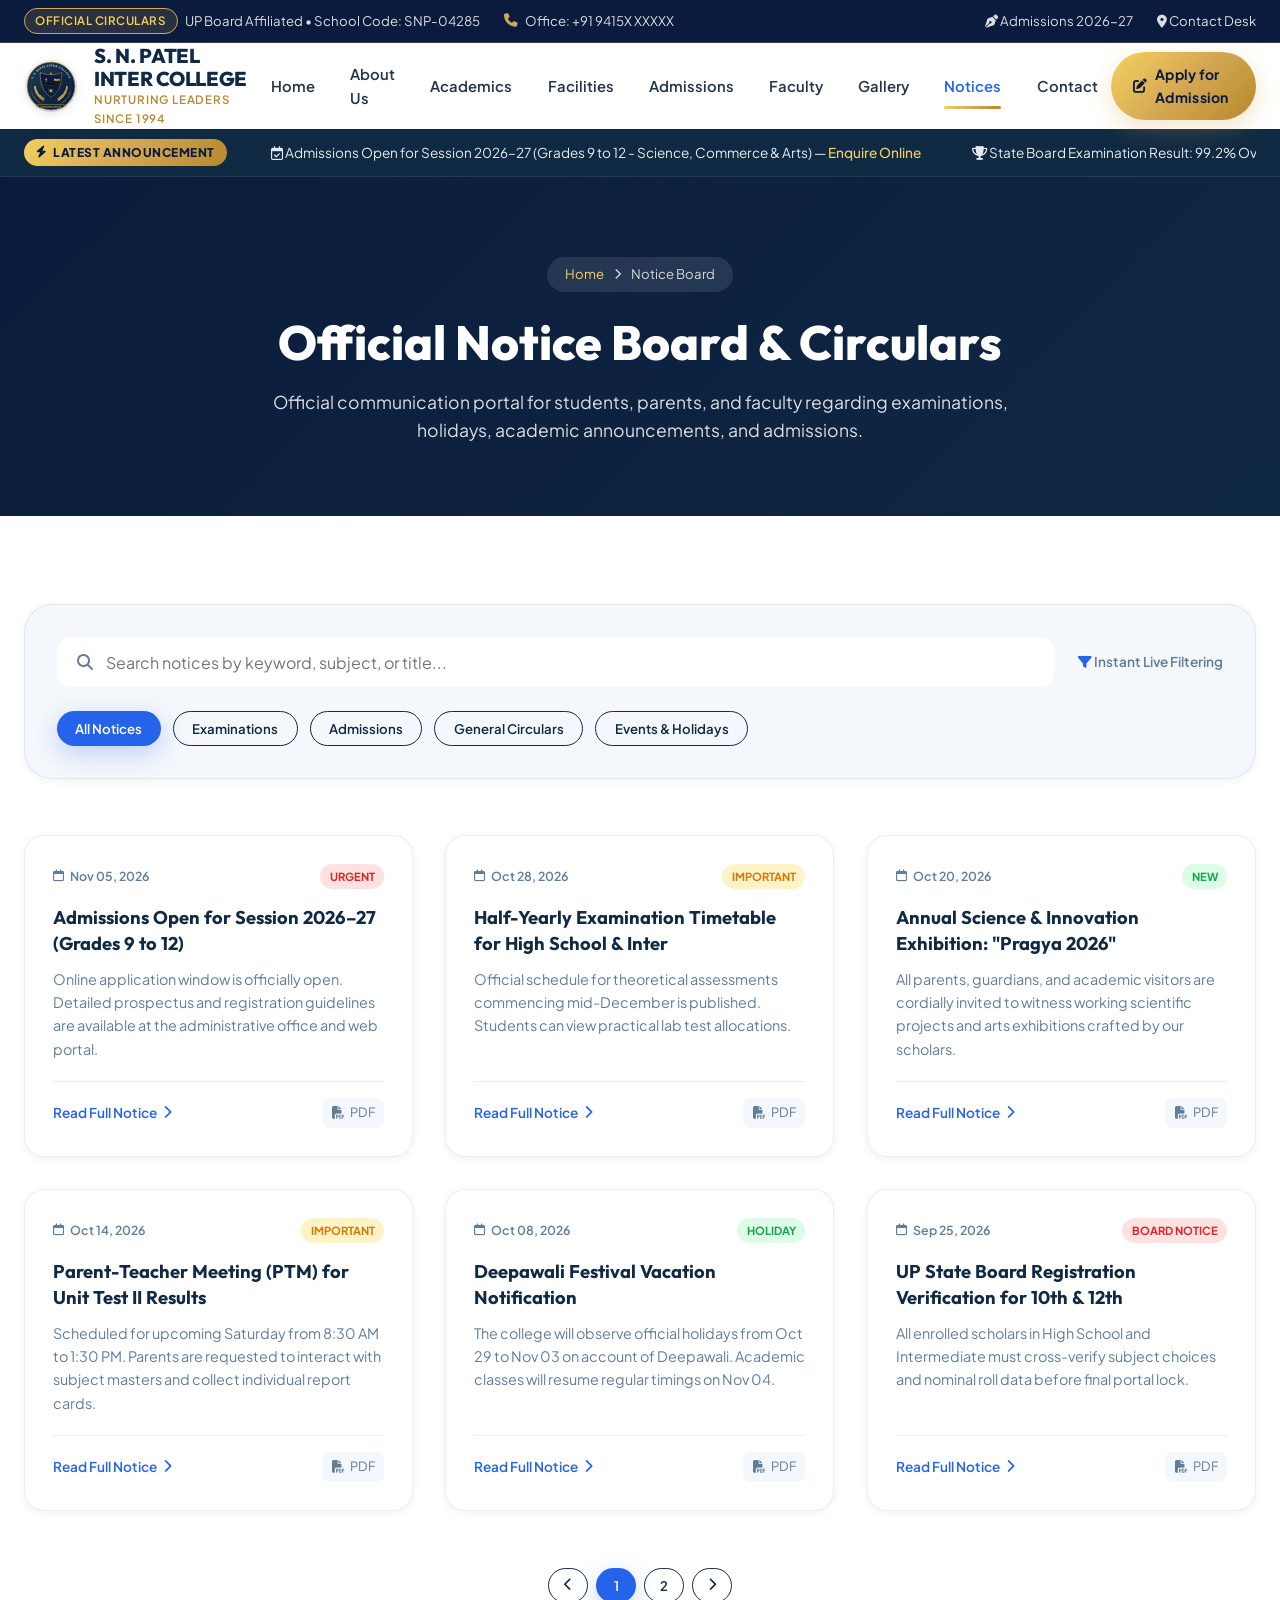
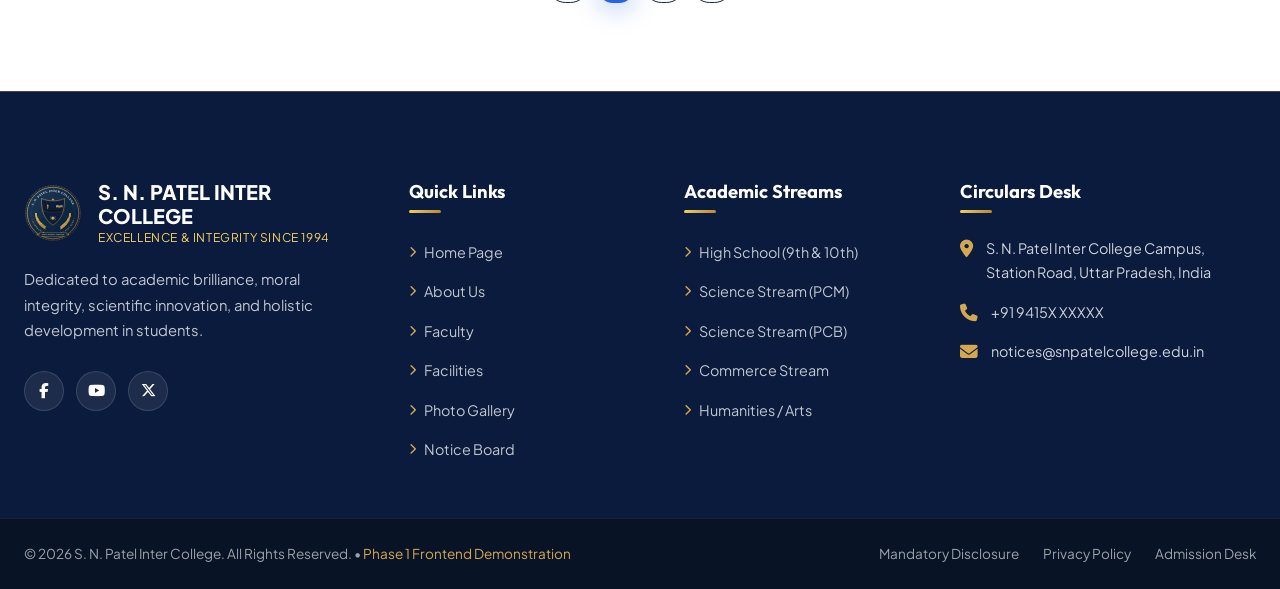
<file: notices.html>
<!DOCTYPE html>
<html lang="en">
<head>
  <meta charset="UTF-8">
  <meta name="viewport" content="width=device-width, initial-scale=1.0">
  <title>Official Notice Board &amp; Circulars | S. N. Patel Inter College</title>
  <meta name="description" content="Stay updated with official college notices, board exam timetables, admission circulars, holiday announcements, and academic updates from S. N. Patel Inter College.">
  <link rel="icon" type="image/svg+xml" href="assets/images/favicon.svg">
  
  <!-- Google Fonts -->
  <link rel="preconnect" href="https://fonts.googleapis.com">
  <link rel="preconnect" href="https://fonts.gstatic.com" crossorigin>
  <link href="https://fonts.googleapis.com/css2?family=Cinzel:wght@600;700;800;900&family=Outfit:wght@400;500;600;700;800&family=Plus+Jakarta+Sans:wght@300;400;500;600;700;800&display=swap" rel="stylesheet">
  
  <!-- Font Awesome Icons -->
  <link rel="stylesheet" href="https://cdnjs.cloudflare.com/ajax/libs/font-awesome/6.5.1/css/all.min.css">
  
  <!-- Stylesheets -->
  <link rel="stylesheet" href="css/style.css">
  <link rel="stylesheet" href="css/animations.css">
  <link rel="stylesheet" href="css/responsive.css">
</head>
<body>

  <!-- Preloader -->
  <div class="preloader">
    <div class="preloader-spinner"></div>
    <div class="preloader-title">S. N. PATEL INTER COLLEGE</div>
    <div class="preloader-sub">Knowledge • Integrity • Excellence</div>
  </div>

  <!-- Top Utility Bar -->
  <div class="top-bar">
    <div class="container">
      <div class="top-bar-inner">
        <div class="top-bar-left">
          <div class="top-bar-item">
            <span class="top-bar-badge">Official Circulars</span>
            <span>UP Board Affiliated • School Code: SNP-04285</span>
          </div>
          <div class="top-bar-item">
            <i class="fa-solid fa-phone"></i>
            <span>Office: +91 9415X XXXXX</span>
          </div>
        </div>
        <div class="top-bar-right">
          <a href="admissions.html" class="top-bar-link"><i class="fa-solid fa-pen-nib"></i> Admissions 2026-27</a>
          <a href="contact.html" class="top-bar-link"><i class="fa-solid fa-location-dot"></i> Contact Desk</a>
        </div>
      </div>
    </div>
  </div>

  <!-- Main Navigation Header -->
  <header class="site-header">
    <div class="container navbar-container">
      <a href="index.html" class="brand-link">
        <img src="assets/images/logo.svg" alt="S. N. Patel Inter College Crest" class="brand-logo-img">
        <div class="brand-text">
          <span class="brand-name">S. N. PATEL INTER COLLEGE</span>
          <span class="brand-tagline">Nurturing Leaders Since 1994</span>
        </div>
      </a>

      <nav class="nav-menu">
        <div class="nav-item"><a href="index.html" class="nav-link">Home</a></div>
        <div class="nav-item"><a href="about.html" class="nav-link">About Us</a></div>
        <div class="nav-item"><a href="academics.html" class="nav-link">Academics</a></div>
        <div class="nav-item"><a href="facilities.html" class="nav-link">Facilities</a></div>
        <div class="nav-item"><a href="admissions.html" class="nav-link">Admissions</a></div>
        <div class="nav-item"><a href="faculty.html" class="nav-link">Faculty</a></div>
        <div class="nav-item"><a href="gallery.html" class="nav-link">Gallery</a></div>
        <div class="nav-item"><a href="notices.html" class="nav-link active">Notices</a></div>
        <div class="nav-item"><a href="contact.html" class="nav-link">Contact</a></div>
      </nav>

      <div class="header-actions">
        <a href="admissions.html" class="btn-admission">
          <i class="fa-solid fa-pen-to-square"></i>
          <span>Apply for Admission</span>
        </a>
        <button class="mobile-toggle" aria-label="Toggle navigation menu">
          <span></span><span></span><span></span>
        </button>
      </div>
    </div>
  </header>

  <!-- Mobile Drawer -->
  <div class="mobile-backdrop"></div>
  <div class="mobile-drawer">
    <div class="mobile-drawer-header">
      <div class="brand-link">
        <img src="assets/images/logo.svg" alt="S. N. Patel Logo" style="width: 44px; height: 44px;">
        <div>
          <strong style="font-size: 1rem; color: var(--primary);">S. N. PATEL</strong>
          <p style="font-size: 0.7rem; color: var(--accent-dark);">Inter College</p>
        </div>
      </div>
      <button class="mobile-drawer-close" style="font-size: 1.5rem; color: var(--primary);"><i class="fa-solid fa-xmark"></i></button>
    </div>
    <ul class="mobile-menu-list">
      <li><a href="index.html" class="mobile-menu-link">Home <i class="fa-solid fa-chevron-right"></i></a></li>
      <li><a href="about.html" class="mobile-menu-link">About Us <i class="fa-solid fa-chevron-right"></i></a></li>
      <li><a href="academics.html" class="mobile-menu-link">Academics <i class="fa-solid fa-chevron-right"></i></a></li>
      <li><a href="facilities.html" class="mobile-menu-link">Facilities <i class="fa-solid fa-chevron-right"></i></a></li>
      <li><a href="admissions.html" class="mobile-menu-link">Admissions <i class="fa-solid fa-chevron-right"></i></a></li>
      <li><a href="faculty.html" class="mobile-menu-link">Faculty <i class="fa-solid fa-chevron-right"></i></a></li>
      <li><a href="gallery.html" class="mobile-menu-link">Gallery <i class="fa-solid fa-chevron-right"></i></a></li>
      <li><a href="notices.html" class="mobile-menu-link active">Notice Board <i class="fa-solid fa-chevron-right"></i></a></li>
      <li><a href="contact.html" class="mobile-menu-link">Contact Us <i class="fa-solid fa-chevron-right"></i></a></li>
    </ul>
  </div>
  <!-- Announcement Ticker -->
  <div class="ticker-bar">
    <div class="container">
      <div class="ticker-wrapper">
        <div class="ticker-badge">
          <i class="fa-solid fa-bolt"></i> LATEST ANNOUNCEMENT
        </div>
        <div class="ticker-content">
          <div class="ticker-items">
            <span class="ticker-item"><i class="fa-regular fa-calendar-check"></i> Admissions Open for Session 2026–27 (Grades 9 to 12 - Science, Commerce &amp; Arts) — <a href="admissions.html">Enquire Online</a></span>
            <span class="ticker-item"><i class="fa-solid fa-trophy"></i> State Board Examination Result: 99.2% Overall Pass Rate with 42 State Merits!</span>
            <span class="ticker-item"><i class="fa-solid fa-flask"></i> Annual Science &amp; Innovation Exhibition scheduled for November 28 — <a href="notices.html">Read Circular</a></span>
            <span class="ticker-item"><i class="fa-solid fa-medal"></i> Inter-School Athletic Meet Registration ends Friday — <a href="notices.html">Details Here</a></span>
          </div>
        </div>
      </div>
    </div>
  </div>

  <!-- Inner Hero -->
  <section class="inner-hero">
    <div class="inner-hero-bg" style="background-image: url('https://images.unsplash.com/photo-1541829070764-84a7d30dd3f3?auto=format&fit=crop&w=1600&q=80');"></div>
    <div class="inner-hero-overlay"></div>
    <div class="container">
      <div class="inner-hero-content reveal">
        <div class="breadcrumbs">
          <a href="index.html">Home</a>
          <i class="fa-solid fa-chevron-right" style="font-size: 0.7rem;"></i>
          <span>Notice Board</span>
        </div>
        <h1 class="inner-hero-title">Official Notice Board &amp; Circulars</h1>
        <p class="inner-hero-desc">
          Official communication portal for students, parents, and faculty regarding examinations, holidays, academic announcements, and admissions.
        </p>
      </div>
    </div>
  </section>

  <!-- Section: Notice Board Filter & Search Controls -->
  <section class="section-padding" style="background-color: var(--bg-white);">
    <div class="container">
      <!-- Search & Category Filter Toolbar -->
      <div style="background: var(--bg-light); padding: 2rem; border-radius: var(--radius-xl); box-shadow: var(--shadow-sm); margin-bottom: 3.5rem; border: 1px solid var(--border-light);" class="reveal">
        <div style="display: grid; grid-template-columns: 1fr auto; gap: 1.5rem; align-items: center; margin-bottom: 1.5rem;">
          <!-- Search input -->
          <div style="position: relative;">
            <i class="fa-solid fa-magnifying-glass" style="position: absolute; left: 1.25rem; top: 50%; transform: translateY(-50%); color: var(--text-muted);"></i>
            <input type="text" id="noticeSearchInput" class="form-control" placeholder="Search notices by keyword, subject, or title..." style="padding-left: 3rem; background: #FFFFFF; font-size: 1rem;">
          </div>
          <div style="font-size: 0.85rem; color: var(--text-muted); font-weight: 600;">
            <i class="fa-solid fa-filter" style="color: var(--secondary);"></i> Instant Live Filtering
          </div>
        </div>

        <!-- Category Filter Pills -->
        <div style="display: flex; gap: 0.75rem; flex-wrap: wrap;">
          <button class="btn btn-sm btn-primary notice-filter-btn active" data-category="all">All Notices</button>
          <button class="btn btn-sm btn-outline-primary notice-filter-btn" data-category="exams">Examinations</button>
          <button class="btn btn-sm btn-outline-primary notice-filter-btn" data-category="admissions">Admissions</button>
          <button class="btn btn-sm btn-outline-primary notice-filter-btn" data-category="circulars">General Circulars</button>
          <button class="btn btn-sm btn-outline-primary notice-filter-btn" data-category="events">Events &amp; Holidays</button>
        </div>
      </div>

      <!-- No Results Message -->
      <div id="noNoticesFound" style="display: none; text-align: center; padding: 4rem 1rem;">
        <i class="fa-solid fa-folder-open" style="font-size: 3rem; color: var(--text-light); margin-bottom: 1rem;"></i>
        <h3 style="font-size: 1.35rem; color: var(--primary); font-weight: 700;">No matching notices found</h3>
        <p style="color: var(--text-muted); font-size: 0.95rem; margin-top: 0.5rem;">Try adjusting your keyword search or selecting another category.</p>
      </div>

      <!-- Notices Grid -->
      <div class="notices-grid" id="noticeBoardGrid">
        <!-- Notice 1 -->
        <div class="notice-card notice-board-card reveal delay-1" data-category="admissions" data-ref="SNP/ADM/2026/08" data-date="Nov 05, 2026" data-body="Admissions are formally open for academic session 2026-27 across High School (Grades 9 & 10) and Intermediate (Grades 11 & 12 Science, Commerce, Arts). Interested parents may download the registration brochure or apply online through the admissions desk.">
          <div class="notice-header">
            <span class="notice-date-badge"><i class="fa-regular fa-calendar"></i> Nov 05, 2026</span>
            <span class="notice-priority priority-urgent">Urgent</span>
          </div>
          <h3 class="notice-title">Admissions Open for Session 2026–27 (Grades 9 to 12)</h3>
          <p class="notice-desc">Online application window is officially open. Detailed prospectus and registration guidelines are available at the administrative office and web portal.</p>
          <div class="notice-footer">
            <a href="javascript:void(0)" class="notice-link notice-view-btn">Read Full Notice <i class="fa-solid fa-chevron-right"></i></a>
            <a href="javascript:void(0)" class="notice-download-btn" onclick="alert('Downloading circular PDF: SNP_Admissions_2026.pdf')"><i class="fa-solid fa-file-pdf"></i> PDF</a>
          </div>
        </div>

        <!-- Notice 2 -->
        <div class="notice-card notice-board-card reveal delay-2" data-category="exams" data-ref="SNP/EXAM/2026/14" data-date="Oct 28, 2026" data-body="The official timetable for Mid-Term / Half-Yearly theoretical and practical examinations for Classes 9th, 10th, 11th, and 12th has been published. Practical evaluations begin from December 8th, followed by theory exams on December 15th.">
          <div class="notice-header">
            <span class="notice-date-badge"><i class="fa-regular fa-calendar"></i> Oct 28, 2026</span>
            <span class="notice-priority priority-important">Important</span>
          </div>
          <h3 class="notice-title">Half-Yearly Examination Timetable for High School &amp; Inter</h3>
          <p class="notice-desc">Official schedule for theoretical assessments commencing mid-December is published. Students can view practical lab test allocations.</p>
          <div class="notice-footer">
            <a href="javascript:void(0)" class="notice-link notice-view-btn">Read Full Notice <i class="fa-solid fa-chevron-right"></i></a>
            <a href="javascript:void(0)" class="notice-download-btn" onclick="alert('Downloading circular PDF: SNP_HalfYearly_Exam_DateSheet.pdf')"><i class="fa-solid fa-file-pdf"></i> PDF</a>
          </div>
        </div>

        <!-- Notice 3 -->
        <div class="notice-card notice-board-card reveal delay-3" data-category="events" data-ref="SNP/EVT/2026/05" data-date="Oct 20, 2026" data-body="Annual Science & Innovation Exhibition 'Pragya 2026' will take place on November 28 on the campus quadrangle. Parents, alumni, and scholars are warmly invited to inspect working models in robotics, solar energy, water purification, and biological specimen displays.">
          <div class="notice-header">
            <span class="notice-date-badge"><i class="fa-regular fa-calendar"></i> Oct 20, 2026</span>
            <span class="notice-priority priority-new">New</span>
          </div>
          <h3 class="notice-title">Annual Science &amp; Innovation Exhibition: "Pragya 2026"</h3>
          <p class="notice-desc">All parents, guardians, and academic visitors are cordially invited to witness working scientific projects and arts exhibitions crafted by our scholars.</p>
          <div class="notice-footer">
            <a href="javascript:void(0)" class="notice-link notice-view-btn">Read Full Notice <i class="fa-solid fa-chevron-right"></i></a>
            <a href="javascript:void(0)" class="notice-download-btn" onclick="alert('Downloading circular PDF: SNP_Science_Fair_Circular.pdf')"><i class="fa-solid fa-file-pdf"></i> PDF</a>
          </div>
        </div>

        <!-- Notice 4 -->
        <div class="notice-card notice-board-card reveal delay-1" data-category="circulars" data-ref="SNP/CIR/2026/33" data-date="Oct 14, 2026" data-body="The mandatory Parent-Teacher Meeting (PTM) for reviewing Unit Test II results will be conducted on Saturday between 8:30 AM and 1:30 PM. Parents are requested to collect individual student progress report cards from respective class tutors.">
          <div class="notice-header">
            <span class="notice-date-badge"><i class="fa-regular fa-calendar"></i> Oct 14, 2026</span>
            <span class="notice-priority priority-important">Important</span>
          </div>
          <h3 class="notice-title">Parent-Teacher Meeting (PTM) for Unit Test II Results</h3>
          <p class="notice-desc">Scheduled for upcoming Saturday from 8:30 AM to 1:30 PM. Parents are requested to interact with subject masters and collect individual report cards.</p>
          <div class="notice-footer">
            <a href="javascript:void(0)" class="notice-link notice-view-btn">Read Full Notice <i class="fa-solid fa-chevron-right"></i></a>
            <a href="javascript:void(0)" class="notice-download-btn" onclick="alert('Downloading circular PDF: SNP_PTM_Schedule.pdf')"><i class="fa-solid fa-file-pdf"></i> PDF</a>
          </div>
        </div>

        <!-- Notice 5 -->
        <div class="notice-card notice-board-card reveal delay-2" data-category="events" data-ref="SNP/HOL/2026/19" data-date="Oct 08, 2026" data-body="The college administrative office and academic classes will remain closed from October 29 to November 03 on the auspicious occasion of Deepawali and Govardhan Puja. Classes will resume regular timings on November 04.">
          <div class="notice-header">
            <span class="notice-date-badge"><i class="fa-regular fa-calendar"></i> Oct 08, 2026</span>
            <span class="notice-priority priority-new">Holiday</span>
          </div>
          <h3 class="notice-title">Deepawali Festival Vacation Notification</h3>
          <p class="notice-desc">The college will observe official holidays from Oct 29 to Nov 03 on account of Deepawali. Academic classes will resume regular timings on Nov 04.</p>
          <div class="notice-footer">
            <a href="javascript:void(0)" class="notice-link notice-view-btn">Read Full Notice <i class="fa-solid fa-chevron-right"></i></a>
            <a href="javascript:void(0)" class="notice-download-btn" onclick="alert('Downloading circular PDF: SNP_Holiday_Circular.pdf')"><i class="fa-solid fa-file-pdf"></i> PDF</a>
          </div>
        </div>

        <!-- Notice 6 -->
        <div class="notice-card notice-board-card reveal delay-3" data-category="exams" data-ref="SNP/EXAM/2026/11" data-date="Sep 25, 2026" data-body="Final submission deadline for UP State Board Examination 2027 registration forms for Class 10th and 12th regular students is October 10th. Students must verify spelling of their name, parent names, and date of birth in nominal rolls.">
          <div class="notice-header">
            <span class="notice-date-badge"><i class="fa-regular fa-calendar"></i> Sep 25, 2026</span>
            <span class="notice-priority priority-urgent">Board Notice</span>
          </div>
          <h3 class="notice-title">UP State Board Registration Verification for 10th &amp; 12th</h3>
          <p class="notice-desc">All enrolled scholars in High School and Intermediate must cross-verify subject choices and nominal roll data before final portal lock.</p>
          <div class="notice-footer">
            <a href="javascript:void(0)" class="notice-link notice-view-btn">Read Full Notice <i class="fa-solid fa-chevron-right"></i></a>
            <a href="javascript:void(0)" class="notice-download-btn" onclick="alert('Downloading circular PDF: SNP_Board_Registration_Notice.pdf')"><i class="fa-solid fa-file-pdf"></i> PDF</a>
          </div>
        </div>
      </div>

      <!-- Pagination Demo -->
      <div style="display: flex; justify-content: center; gap: 0.5rem; margin-top: 3.5rem;">
        <button class="btn btn-sm btn-outline-primary" style="min-width: 40px; padding: 0.5rem 0.9rem;" disabled><i class="fa-solid fa-chevron-left"></i></button>
        <button class="btn btn-sm btn-primary" style="min-width: 40px; padding: 0.5rem 0.9rem;">1</button>
        <button class="btn btn-sm btn-outline-primary" style="min-width: 40px; padding: 0.5rem 0.9rem;">2</button>
        <button class="btn btn-sm btn-outline-primary" style="min-width: 40px; padding: 0.5rem 0.9rem;"><i class="fa-solid fa-chevron-right"></i></button>
      </div>
    </div>
  </section>

  <!-- Notice Reader Modal -->
  <div class="form-modal-overlay" id="noticeDetailModal">
    <div class="form-modal-card" style="text-align: left; max-width: 600px;">
      <div style="display: flex; justify-content: space-between; align-items: flex-start; margin-bottom: 1.25rem;">
        <div>
          <span id="modalNoticeDate" style="font-size: 0.8rem; color: var(--secondary); font-weight: 700;">Date</span>
          <div id="modalNoticeRef" style="font-size: 0.75rem; color: var(--text-muted); font-family: monospace;">REF: SNP/CIR/0000</div>
        </div>
        <button type="button" id="noticeModalClose" style="font-size: 1.5rem; color: var(--text-muted); line-height: 1;"><i class="fa-solid fa-xmark"></i></button>
      </div>
      <h3 id="modalNoticeTitle" style="font-size: 1.35rem; font-weight: 800; color: var(--primary); margin-bottom: 1rem; line-height: 1.3;">Notice Title</h3>
      <div id="modalNoticeBody" style="font-size: 0.95rem; color: var(--text-main); line-height: 1.7; margin-bottom: 1.5rem;">
        Notice body text...
      </div>
      <div style="border-top: 1px solid var(--border-light); padding-top: 1rem; display: flex; justify-content: space-between; align-items: center;">
        <span style="font-size: 0.8rem; color: var(--text-muted);">Issued by: Office of the Principal</span>
        <button type="button" class="btn btn-sm btn-primary" onclick="alert('Downloading notice official PDF')"><i class="fa-solid fa-download"></i> Download PDF</button>
      </div>
    </div>
  </div>

  <!-- Footer -->
  <footer class="site-footer">
    <div class="footer-top">
      <div class="container">
        <div class="footer-grid">
          <div class="footer-brand">
            <div class="footer-logo-row">
              <img src="assets/images/logo.svg" alt="S. N. Patel College Crest" class="footer-logo-img">
              <div>
                <div class="footer-brand-title">S. N. PATEL INTER COLLEGE</div>
                <div class="footer-brand-tagline">Excellence &amp; Integrity Since 1994</div>
              </div>
            </div>
            <p class="footer-desc">
              Dedicated to academic brilliance, moral integrity, scientific innovation, and holistic development in students.
            </p>
            <div class="footer-social-links">
              <a href="#" class="footer-social-btn"><i class="fa-brands fa-facebook-f"></i></a>
              <a href="#" class="footer-social-btn"><i class="fa-brands fa-youtube"></i></a>
              <a href="#" class="footer-social-btn"><i class="fa-brands fa-x-twitter"></i></a>
            </div>
          </div>

          <div class="footer-col">
            <h4 class="footer-col-title">Quick Links</h4>
            <ul class="footer-links-list">
              <li class="footer-link-item"><a href="index.html"><i class="fa-solid fa-chevron-right"></i> Home Page</a></li>
              <li class="footer-link-item"><a href="about.html"><i class="fa-solid fa-chevron-right"></i> About Us</a></li>
              <li class="footer-link-item"><a href="faculty.html"><i class="fa-solid fa-chevron-right"></i> Faculty</a></li>
              <li class="footer-link-item"><a href="facilities.html"><i class="fa-solid fa-chevron-right"></i> Facilities</a></li>
              <li class="footer-link-item"><a href="gallery.html"><i class="fa-solid fa-chevron-right"></i> Photo Gallery</a></li>
              <li class="footer-link-item"><a href="notices.html"><i class="fa-solid fa-chevron-right"></i> Notice Board</a></li>
            </ul>
          </div>

          <div class="footer-col">
            <h4 class="footer-col-title">Academic Streams</h4>
            <ul class="footer-links-list">
              <li class="footer-link-item"><a href="academics.html#highschool"><i class="fa-solid fa-chevron-right"></i> High School (9th &amp; 10th)</a></li>
              <li class="footer-link-item"><a href="academics.html#science"><i class="fa-solid fa-chevron-right"></i> Science Stream (PCM)</a></li>
              <li class="footer-link-item"><a href="academics.html#science"><i class="fa-solid fa-chevron-right"></i> Science Stream (PCB)</a></li>
              <li class="footer-link-item"><a href="academics.html#commerce"><i class="fa-solid fa-chevron-right"></i> Commerce Stream</a></li>
              <li class="footer-link-item"><a href="academics.html#arts"><i class="fa-solid fa-chevron-right"></i> Humanities / Arts</a></li>
            </ul>
          </div>

          <div class="footer-col">
            <h4 class="footer-col-title">Circulars Desk</h4>
            <div class="footer-contact-info">
              <div class="footer-contact-item">
                <i class="fa-solid fa-location-dot"></i>
                <span>S. N. Patel Inter College Campus, Station Road, Uttar Pradesh, India</span>
              </div>
              <div class="footer-contact-item">
                <i class="fa-solid fa-phone"></i>
                <span>+91 9415X XXXXX</span>
              </div>
              <div class="footer-contact-item">
                <i class="fa-solid fa-envelope"></i>
                <span>notices@snpatelcollege.edu.in</span>
              </div>
            </div>
          </div>
        </div>
      </div>
    </div>

    <div class="footer-bottom">
      <div class="container">
        <div class="footer-bottom-flex">
          <div>© 2026 S. N. Patel Inter College. All Rights Reserved. • <span style="color: var(--accent);">Phase 1 Frontend Demonstration</span></div>
          <div class="footer-bottom-links">
            <a href="about.html">Mandatory Disclosure</a>
            <a href="contact.html">Privacy Policy</a>
            <a href="admissions.html">Admission Desk</a>
          </div>
        </div>
      </div>
    </div>
  </footer>

  <button class="back-to-top" aria-label="Back to top"><i class="fa-solid fa-arrow-up"></i></button>

  <script src="https://cdnjs.cloudflare.com/ajax/libs/gsap/3.12.5/gsap.min.js"></script>
  <script src="js/main.js"></script>
  <script src="js/animations.js"></script>
  <script src="js/forms.js"></script>

  <!-- Modal Script for Notice Preview -->
  <script>
    document.addEventListener('DOMContentLoaded', () => {
      const modal = document.getElementById('noticeDetailModal');
      const closeBtn = document.getElementById('noticeModalClose');
      const viewBtns = document.querySelectorAll('.notice-view-btn');

      viewBtns.forEach(btn => {
        btn.addEventListener('click', () => {
          const card = btn.closest('.notice-board-card');
          if (!card) return;

          const title = card.querySelector('.notice-title')?.textContent || '';
          const date = card.getAttribute('data-date') || '';
          const ref = card.getAttribute('data-ref') || '';
          const body = card.getAttribute('data-body') || card.querySelector('.notice-desc')?.textContent || '';

          document.getElementById('modalNoticeTitle').innerText = title;
          document.getElementById('modalNoticeDate').innerText = date;
          document.getElementById('modalNoticeRef').innerText = 'REF: ' + ref;
          document.getElementById('modalNoticeBody').innerText = body;

          modal.classList.add('active');
          document.body.style.overflow = 'hidden';
        });
      });

      closeBtn?.addEventListener('click', () => {
        modal.classList.remove('active');
        document.body.style.overflow = '';
      });

      modal?.addEventListener('click', (e) => {
        if (e.target === modal) {
          modal.classList.remove('active');
          document.body.style.overflow = '';
        }
      });
    });
  </script>
</body>
</html>
</file>
<file: css/style.css>
/* ==========================================================================
   S. N. PATEL INTER COLLEGE - CORE STYLESHEET
   Design Vision: Premium, Modern, Academic Prestige, Minimal & High-Tech
   Palette: Deep Navy (#102A43), Royal Blue (#2563EB), Gold (#D4A853)
   ========================================================================== */

:root {
  /* Primary Colors */
  --primary: #102A43;
  --primary-dark: #0B1B3D;
  --primary-light: #1E3A5F;
  --primary-gradient: linear-gradient(135deg, #102A43 0%, #1E3A5F 50%, #0B1B3D 100%);
  
  /* Secondary Accent Colors */
  --secondary: #2563EB;
  --secondary-hover: #1D4ED8;
  --secondary-light: #EFF6FF;
  
  /* Golden Accents */
  --accent: #D4A853;
  --accent-light: #F5D061;
  --accent-dark: #B8882C;
  --accent-soft: rgba(212, 168, 83, 0.12);
  --gold-gradient: linear-gradient(135deg, #F5D061 0%, #D4A853 50%, #B8882C 100%);
  
  /* Backgrounds & Neutrals */
  --bg-white: #FFFFFF;
  --bg-light: #F4F7FB;
  --bg-card: #FFFFFF;
  --bg-subtle: #EBF0F7;
  --bg-dark: #0B1B3D;
  
  /* Text Colors */
  --text-main: #243447;
  --text-heading: #102A43;
  --text-muted: #627D98;
  --text-light: #9FB3C8;
  --text-white: #FFFFFF;
  
  /* Borders */
  --border-light: rgba(16, 42, 67, 0.08);
  --border-hover: rgba(37, 99, 235, 0.3);
  --border-gold: rgba(212, 168, 83, 0.4);
  
  /* Shadows */
  --shadow-sm: 0 2px 8px rgba(16, 42, 67, 0.06);
  --shadow-md: 0 8px 24px rgba(16, 42, 67, 0.08);
  --shadow-lg: 0 16px 36px rgba(16, 42, 67, 0.12);
  --shadow-xl: 0 24px 50px rgba(16, 42, 67, 0.16);
  --shadow-gold: 0 8px 25px rgba(212, 168, 83, 0.3);
  --shadow-blue: 0 8px 25px rgba(37, 99, 235, 0.25);
  
  /* Typography */
  --font-body: 'Plus Jakarta Sans', system-ui, -apple-system, sans-serif;
  --font-heading: 'Outfit', sans-serif;
  --font-serif: 'Cinzel', Georgia, serif;
  
  /* Dimensions & Radius */
  --radius-sm: 8px;
  --radius-md: 14px;
  --radius-lg: 20px;
  --radius-xl: 28px;
  --radius-pill: 9999px;
  --container-max: 1280px;
  --header-height: 86px;
  --topbar-height: 42px;
  --transition: all 0.3s cubic-bezier(0.25, 0.8, 0.25, 1);
  --transition-bounce: all 0.5s cubic-bezier(0.34, 1.56, 0.64, 1);
}

/* Base Reset */
*, *::before, *::after {
  box-sizing: border-box;
  margin: 0;
  padding: 0;
}

html {
  scroll-behavior: smooth;
  font-size: 16px;
  -webkit-font-smoothing: antialiased;
}

body {
  font-family: var(--font-body);
  color: var(--text-main);
  background-color: var(--bg-white);
  line-height: 1.65;
  overflow-x: hidden;
}

img {
  max-width: 100%;
  height: auto;
  display: block;
}

a {
  text-decoration: none;
  color: inherit;
  transition: var(--transition);
}

ul, ol {
  list-style: none;
}

button, input, textarea, select {
  font-family: inherit;
  font-size: inherit;
  outline: none;
  border: none;
}

button {
  cursor: pointer;
  background: none;
}

/* Typography Helpers */
h1, h2, h3, h4, h5, h6 {
  font-family: var(--font-heading);
  color: var(--text-heading);
  font-weight: 700;
  line-height: 1.25;
}

.font-serif {
  font-family: var(--font-serif);
}

/* Layout Container */
.container {
  width: 100%;
  max-width: var(--container-max);
  margin-left: auto;
  margin-right: auto;
  padding-left: 1.5rem;
  padding-right: 1.5rem;
}

.container-fluid {
  width: 100%;
  padding-left: 2rem;
  padding-right: 2rem;
}

.section-padding {
  padding-top: 5.5rem;
  padding-bottom: 5.5rem;
}

/* ==========================================================================
   TOP UTILITY BAR
   ========================================================================== */
.top-bar {
  background: var(--primary-dark);
  color: rgba(255, 255, 255, 0.85);
  font-size: 0.825rem;
  border-bottom: 1px solid rgba(212, 168, 83, 0.25);
  position: relative;
  z-index: 1001;
}

.top-bar-inner {
  display: flex;
  justify-content: space-between;
  align-items: center;
  min-height: var(--topbar-height);
  padding: 0.35rem 0;
}

.top-bar-left, .top-bar-right {
  display: flex;
  align-items: center;
  gap: 1.5rem;
  flex-wrap: wrap;
}

.top-bar-item {
  display: inline-flex;
  align-items: center;
  gap: 0.45rem;
}

.top-bar-item i {
  color: var(--accent);
  font-size: 0.85rem;
}

.top-bar-badge {
  background: rgba(212, 168, 83, 0.15);
  border: 1px solid var(--accent);
  color: var(--accent-light);
  font-size: 0.725rem;
  font-weight: 600;
  padding: 0.15rem 0.65rem;
  border-radius: var(--radius-pill);
  text-transform: uppercase;
  letter-spacing: 0.5px;
}

.top-bar-link {
  color: rgba(255, 255, 255, 0.85);
  transition: var(--transition);
}

.top-bar-link:hover {
  color: var(--accent);
}

/* ==========================================================================
   MAIN NAVIGATION (STICKY & ELEVATED)
   ========================================================================== */
.site-header {
  position: sticky;
  top: 0;
  width: 100%;
  background: rgba(255, 255, 255, 0.98);
  backdrop-filter: blur(12px);
  -webkit-backdrop-filter: blur(12px);
  z-index: 1000;
  box-shadow: 0 4px 20px rgba(16, 42, 67, 0.05);
  transition: var(--transition);
}

.site-header.scrolled {
  box-shadow: 0 8px 30px rgba(16, 42, 67, 0.12);
  background: rgba(255, 255, 255, 0.98);
}

.navbar-container {
  display: flex;
  align-items: center;
  justify-content: space-between;
  height: var(--header-height);
}

/* Brand Logo */
.brand-link {
  display: flex;
  align-items: center;
  gap: 1rem;
}

.brand-logo-img {
  width: 54px;
  height: 54px;
  flex-shrink: 0;
  filter: drop-shadow(0 2px 4px rgba(16, 42, 67, 0.15));
  transition: transform 0.4s ease;
}

.brand-link:hover .brand-logo-img {
  transform: rotate(4deg) scale(1.05);
}

.brand-text {
  display: flex;
  flex-direction: column;
}

.brand-name {
  font-family: var(--font-heading);
  font-size: 1.25rem;
  font-weight: 800;
  color: var(--primary);
  line-height: 1.15;
  letter-spacing: -0.3px;
}

.brand-tagline {
  font-size: 0.72rem;
  font-weight: 600;
  color: var(--accent-dark);
  letter-spacing: 0.8px;
  text-transform: uppercase;
}

/* Nav Menu */
.nav-menu {
  display: flex;
  align-items: center;
  gap: 0.5rem;
}

.nav-item {
  position: relative;
}

.nav-link {
  display: inline-flex;
  align-items: center;
  gap: 0.35rem;
  font-size: 0.925rem;
  font-weight: 600;
  color: var(--text-main);
  padding: 0.65rem 0.85rem;
  border-radius: var(--radius-sm);
  transition: var(--transition);
}

.nav-link:hover {
  color: var(--secondary);
  background-color: var(--secondary-light);
}

.nav-link.active {
  color: var(--secondary);
  position: relative;
}

.nav-link.active::after {
  content: '';
  position: absolute;
  bottom: 0;
  left: 0.85rem;
  right: 0.85rem;
  height: 2.5px;
  background: var(--gold-gradient);
  border-radius: var(--radius-pill);
}

/* Dropdown */
.nav-dropdown {
  position: absolute;
  top: 100%;
  left: 0;
  min-width: 220px;
  background: var(--bg-white);
  border-radius: var(--radius-md);
  box-shadow: var(--shadow-lg);
  border: 1px solid var(--border-light);
  padding: 0.5rem;
  opacity: 0;
  visibility: hidden;
  transform: translateY(10px);
  transition: all 0.25s cubic-bezier(0.165, 0.84, 0.44, 1);
  pointer-events: none;
  z-index: 100;
}

.nav-item:hover .nav-dropdown {
  opacity: 1;
  visibility: visible;
  transform: translateY(0);
  pointer-events: auto;
}

.dropdown-link {
  display: flex;
  align-items: center;
  gap: 0.6rem;
  padding: 0.6rem 0.85rem;
  font-size: 0.875rem;
  font-weight: 500;
  color: var(--text-main);
  border-radius: var(--radius-sm);
  transition: var(--transition);
}

.dropdown-link i {
  color: var(--secondary);
  font-size: 0.85rem;
  width: 16px;
}

.dropdown-link:hover {
  background: var(--secondary-light);
  color: var(--secondary);
  padding-left: 1.1rem;
}

/* Header Action CTA */
.header-actions {
  display: flex;
  align-items: center;
  gap: 0.85rem;
}

.btn-admission {
  display: inline-flex;
  align-items: center;
  gap: 0.5rem;
  background: var(--gold-gradient);
  color: var(--primary-dark);
  font-weight: 700;
  font-size: 0.875rem;
  padding: 0.7rem 1.35rem;
  border-radius: var(--radius-pill);
  box-shadow: var(--shadow-gold);
  letter-spacing: 0.3px;
  transition: var(--transition-bounce);
  position: relative;
  overflow: hidden;
}

.btn-admission::before {
  content: '';
  position: absolute;
  top: 0;
  left: -100%;
  width: 100%;
  height: 100%;
  background: linear-gradient(90deg, transparent, rgba(255, 255, 255, 0.4), transparent);
  transition: 0.5s;
}

.btn-admission:hover::before {
  left: 100%;
}

.btn-admission:hover {
  transform: translateY(-2px);
  box-shadow: 0 10px 25px rgba(212, 168, 83, 0.45);
  color: #000000;
}

/* Mobile Toggle Hamburger */
.mobile-toggle {
  display: none;
  flex-direction: column;
  justify-content: space-between;
  width: 32px;
  height: 22px;
  background: transparent;
  cursor: pointer;
  z-index: 1002;
}

.mobile-toggle span {
  display: block;
  height: 3px;
  width: 100%;
  background: var(--primary);
  border-radius: 3px;
  transition: var(--transition);
}

.mobile-toggle.active span:nth-child(1) {
  transform: translateY(9.5px) rotate(45deg);
}

.mobile-toggle.active span:nth-child(2) {
  opacity: 0;
}

.mobile-toggle.active span:nth-child(3) {
  transform: translateY(-9.5px) rotate(-45deg);
}

/* Mobile Nav Drawer */
.mobile-drawer {
  position: fixed;
  top: 0;
  right: -100%;
  width: 100%;
  max-width: 360px;
  height: 100vh;
  background: var(--bg-white);
  box-shadow: var(--shadow-xl);
  padding: 2rem 1.5rem;
  overflow-y: auto;
  transition: right 0.4s cubic-bezier(0.165, 0.84, 0.44, 1);
  z-index: 1001;
  display: flex;
  flex-direction: column;
}

.mobile-drawer.active {
  right: 0;
}

.mobile-backdrop {
  position: fixed;
  top: 0;
  left: 0;
  width: 100vw;
  height: 100vh;
  background: rgba(11, 27, 61, 0.5);
  backdrop-filter: blur(4px);
  opacity: 0;
  visibility: hidden;
  transition: var(--transition);
  z-index: 1000;
}

.mobile-backdrop.active {
  opacity: 1;
  visibility: visible;
}

.mobile-drawer-header {
  display: flex;
  align-items: center;
  justify-content: space-between;
  padding-bottom: 1.5rem;
  border-bottom: 1px solid var(--border-light);
  margin-bottom: 1.5rem;
}

.mobile-menu-list {
  display: flex;
  flex-direction: column;
  gap: 0.5rem;
}

.mobile-menu-link {
  display: flex;
  align-items: center;
  justify-content: space-between;
  padding: 0.85rem 1rem;
  font-size: 1rem;
  font-weight: 600;
  color: var(--text-heading);
  border-radius: var(--radius-sm);
  transition: var(--transition);
}

.mobile-menu-link:hover, .mobile-menu-link.active {
  background: var(--secondary-light);
  color: var(--secondary);
}

.mobile-cta-box {
  margin-top: auto;
  padding-top: 1.5rem;
  border-top: 1px solid var(--border-light);
}

/* ==========================================================================
   BREAKING NEWS / TICKER BAR
   ========================================================================== */
.ticker-bar {
  background: var(--primary);
  color: #FFFFFF;
  padding: 0.6rem 0;
  overflow: hidden;
  border-bottom: 1px solid rgba(255, 255, 255, 0.08);
}

.ticker-wrapper {
  display: flex;
  align-items: center;
  gap: 1.25rem;
}

.ticker-badge {
  background: var(--gold-gradient);
  color: var(--primary-dark);
  font-size: 0.75rem;
  font-weight: 800;
  padding: 0.25rem 0.75rem;
  border-radius: var(--radius-pill);
  flex-shrink: 0;
  display: inline-flex;
  align-items: center;
  gap: 0.35rem;
  letter-spacing: 0.5px;
}

.ticker-content {
  white-space: nowrap;
  overflow: hidden;
  position: relative;
  flex-grow: 1;
}

.ticker-items {
  display: inline-block;
  white-space: nowrap;
  animation: tickerScroll 35s linear infinite;
}

.ticker-items:hover {
  animation-play-state: paused;
}

.ticker-item {
  display: inline-block;
  padding: 0 1.5rem;
  font-size: 0.85rem;
  color: rgba(255, 255, 255, 0.9);
}

.ticker-item a {
  color: var(--accent-light);
  font-weight: 500;
}

.ticker-item a:hover {
  text-decoration: underline;
}

@keyframes tickerScroll {
  0% { transform: translateX(0); }
  100% { transform: translateX(-50%); }
}

/* ==========================================================================
   BUTTONS & BADGES
   ========================================================================== */
.btn {
  display: inline-flex;
  align-items: center;
  justify-content: center;
  gap: 0.6rem;
  font-size: 0.95rem;
  font-weight: 600;
  padding: 0.85rem 1.85rem;
  border-radius: var(--radius-pill);
  transition: var(--transition-bounce);
  cursor: pointer;
  text-align: center;
}

.btn-primary {
  background: var(--secondary);
  color: #FFFFFF;
  box-shadow: var(--shadow-blue);
}

.btn-primary:hover {
  background: var(--secondary-hover);
  transform: translateY(-2px);
  box-shadow: 0 12px 28px rgba(37, 99, 235, 0.35);
  color: #FFFFFF;
}

.btn-gold {
  background: var(--gold-gradient);
  color: var(--primary-dark);
  font-weight: 700;
  box-shadow: var(--shadow-gold);
}

.btn-gold:hover {
  transform: translateY(-2px);
  box-shadow: 0 12px 28px rgba(212, 168, 83, 0.45);
  color: #000000;
}

.btn-outline-white {
  background: rgba(255, 255, 255, 0.12);
  color: #FFFFFF;
  border: 1.5px solid rgba(255, 255, 255, 0.4);
  backdrop-filter: blur(4px);
}

.btn-outline-white:hover {
  background: #FFFFFF;
  color: var(--primary-dark);
  border-color: #FFFFFF;
  transform: translateY(-2px);
}

.btn-outline-primary {
  background: transparent;
  color: var(--primary);
  border: 1.5px solid var(--primary);
}

.btn-outline-primary:hover {
  background: var(--primary);
  color: #FFFFFF;
  transform: translateY(-2px);
}

.btn-sm {
  font-size: 0.825rem;
  padding: 0.5rem 1.15rem;
}

.btn-lg {
  font-size: 1.05rem;
  padding: 1rem 2.25rem;
}

.btn-block {
  width: 100%;
}

.badge-tag {
  display: inline-flex;
  align-items: center;
  gap: 0.4rem;
  background: rgba(37, 99, 235, 0.1);
  color: var(--secondary);
  font-size: 0.8rem;
  font-weight: 700;
  padding: 0.35rem 0.85rem;
  border-radius: var(--radius-pill);
  letter-spacing: 0.5px;
  text-transform: uppercase;
}

.badge-gold {
  background: rgba(212, 168, 83, 0.15);
  color: var(--accent-dark);
  border: 1px solid rgba(212, 168, 83, 0.35);
}

/* Section Header Styling */
.section-header {
  text-align: center;
  max-width: 720px;
  margin: 0 auto 3.5rem auto;
}

.section-header.text-left {
  text-align: left;
  margin-left: 0;
}

.section-subtitle {
  display: inline-block;
  font-size: 0.85rem;
  font-weight: 700;
  letter-spacing: 1.5px;
  text-transform: uppercase;
  color: var(--secondary);
  margin-bottom: 0.75rem;
}

.section-title {
  font-size: 2.35rem;
  font-weight: 800;
  color: var(--primary);
  letter-spacing: -0.5px;
  margin-bottom: 1rem;
}

.section-desc {
  font-size: 1.05rem;
  color: var(--text-muted);
  line-height: 1.6;
}

.title-gold {
  color: var(--accent);
}

/* ==========================================================================
   HERO SECTION (HOME PAGE)
   ========================================================================== */
.hero-section {
  position: relative;
  min-height: 85vh;
  display: flex;
  align-items: center;
  background: #0B1B3D;
  overflow: hidden;
  padding: 4.5rem 0;
}

.hero-bg-media {
  position: absolute;
  top: 0;
  left: 0;
  width: 100%;
  height: 100%;
  z-index: 1;
}

.hero-bg-media img {
  width: 100%;
  height: 100%;
  object-fit: cover;
  object-position: center;
  filter: brightness(0.7) contrast(1.1);
  transform: scale(1.05);
  transition: transform 10s ease-out;
}

.hero-overlay {
  position: absolute;
  top: 0;
  left: 0;
  width: 100%;
  height: 100%;
  background: linear-gradient(105deg, rgba(11, 27, 61, 0.94) 0%, rgba(16, 42, 67, 0.88) 55%, rgba(37, 99, 235, 0.55) 100%);
  z-index: 2;
}

.hero-overlay-grid {
  position: absolute;
  top: 0;
  left: 0;
  width: 100%;
  height: 100%;
  background-image: radial-gradient(rgba(212, 168, 83, 0.15) 1px, transparent 1px);
  background-size: 32px 32px;
  z-index: 3;
  opacity: 0.6;
}

.hero-container {
  position: relative;
  z-index: 4;
  color: #FFFFFF;
}

.hero-grid {
  display: grid;
  grid-template-columns: 1.15fr 0.85fr;
  gap: 3.5rem;
  align-items: center;
}

.hero-badge-pill {
  display: inline-flex;
  align-items: center;
  gap: 0.5rem;
  background: rgba(255, 255, 255, 0.12);
  border: 1px solid rgba(212, 168, 83, 0.4);
  backdrop-filter: blur(8px);
  padding: 0.4rem 1.1rem;
  border-radius: var(--radius-pill);
  font-size: 0.85rem;
  font-weight: 600;
  color: var(--accent-light);
  margin-bottom: 1.5rem;
}

.hero-badge-pill i {
  color: var(--accent);
}

.hero-heading {
  font-size: 3.4rem;
  font-weight: 800;
  color: #FFFFFF;
  line-height: 1.15;
  letter-spacing: -0.7px;
  margin-bottom: 1.5rem;
}

.hero-heading span.highlight {
  background: var(--gold-gradient);
  -webkit-background-clip: text;
  -webkit-text-fill-color: transparent;
}

.hero-lead {
  font-size: 1.15rem;
  color: rgba(255, 255, 255, 0.9);
  line-height: 1.7;
  margin-bottom: 2.25rem;
  max-width: 600px;
}

.hero-actions {
  display: flex;
  align-items: center;
  gap: 1.25rem;
  flex-wrap: wrap;
  margin-bottom: 3rem;
}

.hero-stats-row {
  display: grid;
  grid-template-columns: repeat(3, 1fr);
  gap: 1.5rem;
  padding-top: 2rem;
  border-top: 1px solid rgba(255, 255, 255, 0.15);
}

.hero-stat-item h3 {
  font-size: 1.85rem;
  font-weight: 800;
  color: var(--accent-light);
  line-height: 1;
  margin-bottom: 0.35rem;
}

.hero-stat-item p {
  font-size: 0.825rem;
  color: rgba(255, 255, 255, 0.8);
  font-weight: 500;
}

/* Hero Right: Interactive Showcase Card */
.hero-card-composition {
  position: relative;
}

.hero-main-card {
  background: rgba(255, 255, 255, 0.08);
  backdrop-filter: blur(16px);
  border: 1px solid rgba(255, 255, 255, 0.18);
  border-radius: var(--radius-xl);
  padding: 1.5rem;
  box-shadow: 0 20px 50px rgba(0, 0, 0, 0.3);
  position: relative;
  overflow: hidden;
}

.hero-image-wrapper {
  border-radius: var(--radius-lg);
  overflow: hidden;
  position: relative;
  height: 380px;
}

.hero-image-wrapper img {
  width: 100%;
  height: 100%;
  object-fit: cover;
}

.hero-floating-badge {
  position: absolute;
  background: var(--bg-white);
  color: var(--text-heading);
  padding: 1rem 1.25rem;
  border-radius: var(--radius-md);
  box-shadow: var(--shadow-xl);
  display: flex;
  align-items: center;
  gap: 0.85rem;
  z-index: 10;
  animation: floatSlow 4s ease-in-out infinite alternate;
}

.hero-floating-badge.badge-1 {
  bottom: -20px;
  left: -20px;
}

.hero-floating-badge.badge-2 {
  top: -15px;
  right: -15px;
  animation-delay: -2s;
}

.badge-icon {
  width: 44px;
  height: 44px;
  border-radius: 50%;
  display: flex;
  align-items: center;
  justify-content: center;
  font-size: 1.2rem;
  flex-shrink: 0;
}

.badge-icon.gold {
  background: var(--accent-soft);
  color: var(--accent-dark);
}

.badge-icon.blue {
  background: var(--secondary-light);
  color: var(--secondary);
}

.badge-info h4 {
  font-size: 0.95rem;
  font-weight: 700;
}

.badge-info p {
  font-size: 0.775rem;
  color: var(--text-muted);
}

/* ==========================================================================
   INNER PAGE HERO (ABOUT, ACADEMICS, ETC.)
   ========================================================================== */
.inner-hero {
  position: relative;
  background: var(--primary-dark);
  color: #FFFFFF;
  padding: 5rem 0 4.5rem;
  overflow: hidden;
}

.inner-hero-bg {
  position: absolute;
  top: 0;
  left: 0;
  width: 100%;
  height: 100%;
  background-size: cover;
  background-position: center;
  opacity: 0.22;
  filter: contrast(1.2) brightness(0.8);
}

.inner-hero-overlay {
  position: absolute;
  top: 0;
  left: 0;
  width: 100%;
  height: 100%;
  background: linear-gradient(135deg, rgba(11, 27, 61, 0.95) 0%, rgba(16, 42, 67, 0.88) 100%);
}

.inner-hero-content {
  position: relative;
  z-index: 2;
  text-align: center;
  max-width: 800px;
  margin: 0 auto;
}

.breadcrumbs {
  display: inline-flex;
  align-items: center;
  gap: 0.6rem;
  background: rgba(255, 255, 255, 0.1);
  padding: 0.4rem 1.15rem;
  border-radius: var(--radius-pill);
  font-size: 0.825rem;
  color: rgba(255, 255, 255, 0.8);
  margin-bottom: 1.25rem;
}

.breadcrumbs a {
  color: var(--accent-light);
}

.breadcrumbs a:hover {
  text-decoration: underline;
}

.inner-hero-title {
  font-size: 3rem;
  font-weight: 800;
  color: #FFFFFF;
  margin-bottom: 1rem;
}

.inner-hero-desc {
  font-size: 1.1rem;
  color: rgba(255, 255, 255, 0.85);
  line-height: 1.6;
}

/* ==========================================================================
   WELCOME & ABOUT SECTION
   ========================================================================== */
.about-split-grid {
  display: grid;
  grid-template-columns: 1fr 1fr;
  gap: 4rem;
  align-items: center;
}

.about-media-stack {
  position: relative;
}

.about-main-img {
  width: 90%;
  border-radius: var(--radius-xl);
  box-shadow: var(--shadow-lg);
  object-fit: cover;
  height: 480px;
}

.about-sub-card {
  position: absolute;
  bottom: -25px;
  right: 0;
  width: 55%;
  background: var(--bg-white);
  padding: 1.5rem;
  border-radius: var(--radius-lg);
  box-shadow: var(--shadow-xl);
  border: 1px solid var(--border-light);
}

.about-exp-badge {
  display: flex;
  align-items: center;
  gap: 1rem;
}

.exp-years {
  font-size: 2.75rem;
  font-weight: 800;
  color: var(--secondary);
  line-height: 1;
}

.exp-text {
  font-size: 0.85rem;
  font-weight: 700;
  color: var(--text-heading);
  text-transform: uppercase;
  letter-spacing: 0.5px;
}

.checklist {
  display: flex;
  flex-direction: column;
  gap: 0.85rem;
  margin: 1.5rem 0 2rem;
}

.checklist-item {
  display: flex;
  align-items: flex-start;
  gap: 0.75rem;
}

.checklist-item i {
  color: #10B981;
  font-size: 1.1rem;
  margin-top: 3px;
}

/* Mission & Vision Cards */
.mv-grid {
  display: grid;
  grid-template-columns: repeat(2, 1fr);
  gap: 2rem;
  margin-top: 3rem;
}

.mv-card {
  background: var(--bg-light);
  border-radius: var(--radius-lg);
  padding: 2.25rem;
  border-left: 4px solid var(--secondary);
  transition: var(--transition);
}

.mv-card.vision {
  border-left-color: var(--accent);
}

.mv-card:hover {
  transform: translateY(-4px);
  box-shadow: var(--shadow-md);
  background: #FFFFFF;
}

.mv-icon {
  width: 50px;
  height: 50px;
  border-radius: var(--radius-md);
  background: #FFFFFF;
  display: flex;
  align-items: center;
  justify-content: center;
  font-size: 1.4rem;
  color: var(--secondary);
  margin-bottom: 1.25rem;
  box-shadow: var(--shadow-sm);
}

.mv-card.vision .mv-icon {
  color: var(--accent-dark);
}

/* ==========================================================================
   PRINCIPAL'S MESSAGE
   ========================================================================== */
.principal-section {
  background: var(--bg-light);
  position: relative;
  overflow: hidden;
}

.principal-grid {
  display: grid;
  grid-template-columns: 0.85fr 1.15fr;
  gap: 4rem;
  align-items: center;
}

.principal-portrait-wrapper {
  position: relative;
  text-align: center;
}

.principal-portrait-card {
  background: #FFFFFF;
  padding: 1.25rem;
  border-radius: var(--radius-xl);
  box-shadow: var(--shadow-lg);
  display: inline-block;
}

.principal-portrait-img {
  width: 320px;
  height: 380px;
  border-radius: var(--radius-lg);
  object-fit: cover;
  margin-bottom: 1rem;
}

.principal-name-tag h4 {
  font-size: 1.25rem;
  font-weight: 800;
  color: var(--primary);
}

.principal-name-tag p {
  font-size: 0.85rem;
  color: var(--accent-dark);
  font-weight: 600;
  text-transform: uppercase;
  letter-spacing: 0.5px;
}

.principal-quote-box {
  background: #FFFFFF;
  border-radius: var(--radius-xl);
  padding: 3rem;
  box-shadow: var(--shadow-md);
  position: relative;
}

.quote-icon {
  font-size: 3rem;
  color: var(--accent-soft);
  position: absolute;
  top: 1.5rem;
  right: 2rem;
}

.principal-quote-text {
  font-size: 1.15rem;
  font-style: italic;
  color: var(--text-main);
  line-height: 1.8;
  margin-bottom: 1.75rem;
}

/* ==========================================================================
   WHY CHOOSE US / FEATURES SECTION
   ========================================================================== */
.why-us-grid {
  display: grid;
  grid-template-columns: repeat(3, 1fr);
  gap: 2rem;
}

.feature-card {
  background: #FFFFFF;
  border: 1px solid var(--border-light);
  border-radius: var(--radius-lg);
  padding: 2.25rem;
  transition: var(--transition);
  position: relative;
  overflow: hidden;
}

.feature-card::before {
  content: '';
  position: absolute;
  top: 0;
  left: 0;
  width: 100%;
  height: 4px;
  background: transparent;
  transition: var(--transition);
}

.feature-card:hover {
  transform: translateY(-6px);
  box-shadow: var(--shadow-xl);
  border-color: rgba(37, 99, 235, 0.2);
}

.feature-card:hover::before {
  background: var(--gold-gradient);
}

.feature-icon {
  width: 60px;
  height: 60px;
  border-radius: var(--radius-md);
  background: var(--secondary-light);
  color: var(--secondary);
  display: flex;
  align-items: center;
  justify-content: center;
  font-size: 1.5rem;
  margin-bottom: 1.5rem;
  transition: var(--transition);
}

.feature-card:hover .feature-icon {
  background: var(--secondary);
  color: #FFFFFF;
  transform: scale(1.08);
}

.feature-title {
  font-size: 1.25rem;
  font-weight: 700;
  color: var(--primary);
  margin-bottom: 0.75rem;
}

.feature-desc {
  font-size: 0.95rem;
  color: var(--text-muted);
  line-height: 1.6;
}

/* ==========================================================================
   ACADEMIC PROGRAMS CARDS
   ========================================================================== */
.programs-grid {
  display: grid;
  grid-template-columns: repeat(3, 1fr);
  gap: 2rem;
}

.program-card {
  background: #FFFFFF;
  border-radius: var(--radius-xl);
  overflow: hidden;
  box-shadow: var(--shadow-md);
  border: 1px solid var(--border-light);
  transition: var(--transition);
  display: flex;
  flex-direction: column;
}

.program-card:hover {
  transform: translateY(-8px);
  box-shadow: var(--shadow-xl);
}

.program-img-box {
  position: relative;
  height: 220px;
  overflow: hidden;
}

.program-img-box img {
  width: 100%;
  height: 100%;
  object-fit: cover;
  transition: transform 0.6s ease;
}

.program-card:hover .program-img-box img {
  transform: scale(1.08);
}

.program-badge {
  position: absolute;
  top: 1rem;
  right: 1rem;
  background: rgba(16, 42, 67, 0.85);
  color: var(--accent-light);
  font-size: 0.75rem;
  font-weight: 700;
  padding: 0.35rem 0.85rem;
  border-radius: var(--radius-pill);
  backdrop-filter: blur(4px);
  border: 1px solid rgba(212, 168, 83, 0.4);
}

.program-body {
  padding: 2rem;
  display: flex;
  flex-direction: column;
  flex-grow: 1;
}

.program-title {
  font-size: 1.35rem;
  font-weight: 800;
  color: var(--primary);
  margin-bottom: 0.75rem;
}

.program-desc {
  font-size: 0.925rem;
  color: var(--text-muted);
  line-height: 1.6;
  margin-bottom: 1.25rem;
}

.program-tags {
  display: flex;
  flex-wrap: wrap;
  gap: 0.4rem;
  margin-bottom: 1.5rem;
  margin-top: auto;
}

.program-tag-item {
  background: var(--bg-light);
  color: var(--text-main);
  font-size: 0.75rem;
  font-weight: 600;
  padding: 0.25rem 0.65rem;
  border-radius: var(--radius-sm);
}

/* ==========================================================================
   FACILITIES SECTION
   ========================================================================== */
.facilities-grid {
  display: grid;
  grid-template-columns: repeat(3, 1fr);
  gap: 2rem;
}

.facility-card {
  position: relative;
  border-radius: var(--radius-xl);
  overflow: hidden;
  height: 340px;
  box-shadow: var(--shadow-md);
  transition: var(--transition);
}

.facility-card img {
  width: 100%;
  height: 100%;
  object-fit: cover;
  transition: transform 0.6s ease;
}

.facility-overlay {
  position: absolute;
  bottom: 0;
  left: 0;
  width: 100%;
  padding: 2.25rem 1.75rem 1.75rem;
  background: linear-gradient(to top, rgba(11, 27, 61, 0.95) 0%, rgba(16, 42, 67, 0.75) 55%, transparent 100%);
  color: #FFFFFF;
  transform: translateY(20px);
  transition: var(--transition);
}

.facility-card:hover img {
  transform: scale(1.1);
}

.facility-card:hover .facility-overlay {
  transform: translateY(0);
}

.facility-icon-wrap {
  width: 44px;
  height: 44px;
  border-radius: 50%;
  background: var(--accent);
  color: var(--primary-dark);
  display: flex;
  align-items: center;
  justify-content: center;
  font-size: 1.15rem;
  margin-bottom: 0.75rem;
}

.facility-title {
  font-size: 1.3rem;
  font-weight: 700;
  color: #FFFFFF;
  margin-bottom: 0.4rem;
}

.facility-desc {
  font-size: 0.85rem;
  color: rgba(255, 255, 255, 0.85);
  line-height: 1.5;
  opacity: 0;
  max-height: 0;
  transition: var(--transition);
}

.facility-card:hover .facility-desc {
  opacity: 1;
  max-height: 80px;
  margin-top: 0.5rem;
}

/* ==========================================================================
   STATISTICS COUNTERS
   ========================================================================== */
.stats-banner {
  background: var(--primary-gradient);
  color: #FFFFFF;
  position: relative;
  overflow: hidden;
  padding: 5rem 0;
}

.stats-banner::before {
  content: '';
  position: absolute;
  top: 0;
  left: 0;
  width: 100%;
  height: 100%;
  background-image: radial-gradient(rgba(212, 168, 83, 0.12) 1px, transparent 1px);
  background-size: 28px 28px;
}

.stats-counter-grid {
  display: grid;
  grid-template-columns: repeat(4, 1fr);
  gap: 2.5rem;
  position: relative;
  z-index: 2;
  text-align: center;
}

.stat-box {
  padding: 1.5rem;
}

.stat-icon {
  font-size: 2.5rem;
  color: var(--accent);
  margin-bottom: 1rem;
}

.stat-number {
  font-size: 3.5rem;
  font-weight: 800;
  color: #FFFFFF;
  line-height: 1;
  margin-bottom: 0.5rem;
}

.stat-title {
  font-size: 1.05rem;
  color: rgba(255, 255, 255, 0.9);
  font-weight: 600;
  letter-spacing: 0.5px;
}

.stat-sub {
  font-size: 0.775rem;
  color: rgba(212, 168, 83, 0.8);
  margin-top: 0.35rem;
}

/* ==========================================================================
   NOTICE BOARD & NEWS CARDS
   ========================================================================== */
.notices-grid {
  display: grid;
  grid-template-columns: repeat(3, 1fr);
  gap: 2rem;
}

.notice-card {
  background: #FFFFFF;
  border-radius: var(--radius-lg);
  border: 1px solid var(--border-light);
  padding: 1.75rem;
  box-shadow: var(--shadow-sm);
  transition: var(--transition);
  display: flex;
  flex-direction: column;
}

.notice-card:hover {
  transform: translateY(-5px);
  box-shadow: var(--shadow-lg);
  border-color: rgba(37, 99, 235, 0.2);
}

.notice-header {
  display: flex;
  justify-content: space-between;
  align-items: center;
  margin-bottom: 1rem;
}

.notice-date-badge {
  display: inline-flex;
  align-items: center;
  gap: 0.4rem;
  font-size: 0.775rem;
  font-weight: 600;
  color: var(--text-muted);
}

.notice-priority {
  font-size: 0.7rem;
  font-weight: 700;
  padding: 0.2rem 0.6rem;
  border-radius: var(--radius-pill);
  text-transform: uppercase;
}

.priority-urgent {
  background: #FEE2E2;
  color: #DC2626;
}

.priority-new {
  background: #DCFCE7;
  color: #16A34A;
}

.priority-important {
  background: #FEF3C7;
  color: #D97706;
}

.notice-title {
  font-size: 1.15rem;
  font-weight: 700;
  color: var(--primary);
  margin-bottom: 0.75rem;
  line-height: 1.4;
}

.notice-desc {
  font-size: 0.9rem;
  color: var(--text-muted);
  line-height: 1.6;
  margin-bottom: 1.25rem;
}

.notice-footer {
  margin-top: auto;
  padding-top: 1rem;
  border-top: 1px solid var(--border-light);
  display: flex;
  justify-content: space-between;
  align-items: center;
}

.notice-link {
  font-size: 0.85rem;
  font-weight: 600;
  color: var(--secondary);
  display: inline-flex;
  align-items: center;
  gap: 0.35rem;
}

.notice-link:hover {
  color: var(--secondary-hover);
  gap: 0.55rem;
}

.notice-download-btn {
  font-size: 0.8rem;
  color: var(--text-muted);
  display: inline-flex;
  align-items: center;
  gap: 0.3rem;
  padding: 0.3rem 0.6rem;
  border-radius: var(--radius-sm);
  background: var(--bg-light);
  transition: var(--transition);
}

.notice-download-btn:hover {
  background: var(--secondary-light);
  color: var(--secondary);
}

/* ==========================================================================
   GALLERY PREVIEW & LIGHTBOX
   ========================================================================== */
.gallery-grid {
  display: grid;
  grid-template-columns: repeat(4, 1fr);
  gap: 1.5rem;
}

.gallery-item {
  position: relative;
  border-radius: var(--radius-lg);
  overflow: hidden;
  height: 250px;
  cursor: pointer;
  box-shadow: var(--shadow-sm);
}

.gallery-item.span-2 {
  grid-column: span 2;
}

.gallery-item img {
  width: 100%;
  height: 100%;
  object-fit: cover;
  transition: transform 0.5s ease;
}

.gallery-hover-overlay {
  position: absolute;
  top: 0;
  left: 0;
  width: 100%;
  height: 100%;
  background: rgba(16, 42, 67, 0.7);
  backdrop-filter: blur(2px);
  display: flex;
  flex-direction: column;
  justify-content: center;
  align-items: center;
  opacity: 0;
  transition: var(--transition);
  color: #FFFFFF;
  padding: 1.5rem;
  text-align: center;
}

.gallery-item:hover img {
  transform: scale(1.1);
}

.gallery-item:hover .gallery-hover-overlay {
  opacity: 1;
}

.gallery-zoom-icon {
  width: 48px;
  height: 48px;
  border-radius: 50%;
  background: var(--accent);
  color: var(--primary-dark);
  display: flex;
  align-items: center;
  justify-content: center;
  font-size: 1.25rem;
  margin-bottom: 0.75rem;
  transform: scale(0.7);
  transition: transform 0.3s cubic-bezier(0.34, 1.56, 0.64, 1);
}

.gallery-item:hover .gallery-zoom-icon {
  transform: scale(1);
}

/* Lightbox Modal */
.lightbox-modal {
  position: fixed;
  top: 0;
  left: 0;
  width: 100%;
  height: 100%;
  background: rgba(11, 27, 61, 0.95);
  backdrop-filter: blur(10px);
  z-index: 2000;
  display: flex;
  align-items: center;
  justify-content: center;
  opacity: 0;
  visibility: hidden;
  transition: var(--transition);
}

.lightbox-modal.active {
  opacity: 1;
  visibility: visible;
}

.lightbox-content-box {
  position: relative;
  max-width: 900px;
  width: 90%;
  max-height: 85vh;
  display: flex;
  flex-direction: column;
  align-items: center;
}

.lightbox-img-wrap {
  width: 100%;
  max-height: 70vh;
  display: flex;
  justify-content: center;
  border-radius: var(--radius-lg);
  overflow: hidden;
  box-shadow: 0 20px 60px rgba(0, 0, 0, 0.5);
}

.lightbox-img-wrap img {
  max-height: 70vh;
  max-width: 100%;
  object-fit: contain;
}

.lightbox-caption {
  color: #FFFFFF;
  font-size: 1.1rem;
  font-weight: 600;
  margin-top: 1rem;
  text-align: center;
}

.lightbox-close {
  position: absolute;
  top: -45px;
  right: 0;
  background: rgba(255, 255, 255, 0.2);
  color: #FFFFFF;
  width: 40px;
  height: 40px;
  border-radius: 50%;
  display: flex;
  align-items: center;
  justify-content: center;
  font-size: 1.25rem;
  cursor: pointer;
  transition: var(--transition);
}

.lightbox-close:hover {
  background: var(--accent);
  color: var(--primary-dark);
}

.lightbox-nav-btn {
  position: absolute;
  top: 50%;
  transform: translateY(-50%);
  width: 50px;
  height: 50px;
  border-radius: 50%;
  background: rgba(255, 255, 255, 0.15);
  color: #FFFFFF;
  display: flex;
  align-items: center;
  justify-content: center;
  font-size: 1.25rem;
  cursor: pointer;
  transition: var(--transition);
}

.lightbox-nav-btn:hover {
  background: var(--accent);
  color: var(--primary-dark);
}

.lightbox-prev {
  left: -70px;
}

.lightbox-next {
  right: -70px;
}

/* ==========================================================================
   TESTIMONIALS SLIDER SECTION
   ========================================================================== */
.testimonial-section {
  background: var(--bg-light);
}

.testimonial-carousel {
  max-width: 900px;
  margin: 0 auto;
  position: relative;
  overflow: hidden;
}

.testimonial-track {
  display: flex;
  transition: transform 0.5s ease-in-out;
}

.testimonial-slide {
  min-width: 100%;
  padding: 1rem;
}

.testimonial-card {
  background: #FFFFFF;
  border-radius: var(--radius-xl);
  padding: 3rem;
  box-shadow: var(--shadow-md);
  text-align: center;
  position: relative;
}

.testimonial-stars {
  color: var(--accent);
  font-size: 1.15rem;
  margin-bottom: 1.25rem;
}

.testimonial-quote {
  font-size: 1.2rem;
  font-style: italic;
  color: var(--text-main);
  line-height: 1.8;
  margin-bottom: 2rem;
}

.testimonial-author-box {
  display: flex;
  align-items: center;
  justify-content: center;
  gap: 1rem;
}

.author-avatar {
  width: 60px;
  height: 60px;
  border-radius: 50%;
  object-fit: cover;
  border: 3px solid var(--accent-light);
}

.author-details {
  text-align: left;
}

.author-name {
  font-size: 1.1rem;
  font-weight: 700;
  color: var(--primary);
}

.author-role {
  font-size: 0.85rem;
  color: var(--text-muted);
}

.carousel-indicators {
  display: flex;
  justify-content: center;
  gap: 0.6rem;
  margin-top: 2rem;
}

.carousel-dot {
  width: 12px;
  height: 12px;
  border-radius: 50%;
  background: rgba(16, 42, 67, 0.2);
  cursor: pointer;
  transition: var(--transition);
}

.carousel-dot.active {
  width: 32px;
  border-radius: var(--radius-pill);
  background: var(--secondary);
}

/* ==========================================================================
   FACULTY CARDS (FACULTY PAGE & PREVIEW)
   ========================================================================== */
.faculty-grid {
  display: grid;
  grid-template-columns: repeat(4, 1fr);
  gap: 2rem;
}

.faculty-card {
  background: #FFFFFF;
  border-radius: var(--radius-xl);
  overflow: hidden;
  box-shadow: var(--shadow-sm);
  border: 1px solid var(--border-light);
  transition: var(--transition);
  text-align: center;
}

.faculty-card:hover {
  transform: translateY(-8px);
  box-shadow: var(--shadow-xl);
  border-color: rgba(37, 99, 235, 0.25);
}

.faculty-img-wrap {
  position: relative;
  height: 260px;
  overflow: hidden;
  background: var(--bg-subtle);
}

.faculty-img-wrap img {
  width: 100%;
  height: 100%;
  object-fit: cover;
  object-position: top;
  transition: transform 0.5s ease;
}

.faculty-card:hover .faculty-img-wrap img {
  transform: scale(1.06);
}

.faculty-socials-overlay {
  position: absolute;
  bottom: -50px;
  left: 0;
  width: 100%;
  background: rgba(16, 42, 67, 0.85);
  backdrop-filter: blur(4px);
  display: flex;
  justify-content: center;
  gap: 0.75rem;
  padding: 0.75rem;
  transition: var(--transition);
}

.faculty-card:hover .faculty-socials-overlay {
  bottom: 0;
}

.faculty-social-link {
  width: 32px;
  height: 32px;
  border-radius: 50%;
  background: rgba(255, 255, 255, 0.15);
  color: #FFFFFF;
  display: flex;
  align-items: center;
  justify-content: center;
  font-size: 0.85rem;
  transition: var(--transition);
}

.faculty-social-link:hover {
  background: var(--accent);
  color: var(--primary-dark);
}

.faculty-info {
  padding: 1.75rem 1.25rem;
}

.faculty-name {
  font-size: 1.2rem;
  font-weight: 700;
  color: var(--primary);
  margin-bottom: 0.25rem;
}

.faculty-designation {
  font-size: 0.85rem;
  color: var(--secondary);
  font-weight: 600;
  margin-bottom: 0.5rem;
}

.faculty-qualification {
  font-size: 0.775rem;
  color: var(--text-muted);
  background: var(--bg-light);
  padding: 0.25rem 0.65rem;
  border-radius: var(--radius-pill);
  display: inline-block;
  margin-bottom: 0.75rem;
}

.faculty-exp {
  font-size: 0.8rem;
  color: var(--text-muted);
}

/* ==========================================================================
   CALL TO ACTION BANNER
   ========================================================================== */
.cta-banner {
  background: var(--primary-dark);
  position: relative;
  overflow: hidden;
  border-radius: var(--radius-xl);
  padding: 4.5rem 3.5rem;
  color: #FFFFFF;
  box-shadow: var(--shadow-xl);
}

.cta-banner-bg {
  position: absolute;
  top: 0;
  right: 0;
  width: 50%;
  height: 100%;
  background: radial-gradient(circle at right, rgba(37, 99, 235, 0.3) 0%, transparent 70%);
}

.cta-grid {
  display: grid;
  grid-template-columns: 1.2fr 0.8fr;
  gap: 3rem;
  align-items: center;
  position: relative;
  z-index: 2;
}

.cta-title {
  font-size: 2.5rem;
  font-weight: 800;
  color: #FFFFFF;
  line-height: 1.2;
  margin-bottom: 1rem;
}

.cta-desc {
  font-size: 1.1rem;
  color: rgba(255, 255, 255, 0.85);
  line-height: 1.6;
}

.cta-btn-group {
  display: flex;
  gap: 1rem;
  justify-content: flex-end;
  flex-wrap: wrap;
}

/* ==========================================================================
   FORMS & INPUTS (ADMISSIONS & CONTACT)
   ========================================================================== */
.form-card {
  background: #FFFFFF;
  border-radius: var(--radius-xl);
  box-shadow: var(--shadow-xl);
  padding: 3rem;
  border: 1px solid var(--border-light);
}

.form-grid {
  display: grid;
  grid-template-columns: repeat(2, 1fr);
  gap: 1.5rem;
}

.form-group {
  display: flex;
  flex-direction: column;
  gap: 0.4rem;
}

.form-group.full-width {
  grid-column: span 2;
}

.form-label {
  font-size: 0.875rem;
  font-weight: 600;
  color: var(--text-heading);
}

.form-label .required {
  color: #EF4444;
}

.form-control {
  width: 100%;
  padding: 0.85rem 1.15rem;
  background: var(--bg-light);
  border: 1.5px solid transparent;
  border-radius: var(--radius-md);
  color: var(--text-main);
  font-size: 0.95rem;
  transition: var(--transition);
}

.form-control:focus {
  background: #FFFFFF;
  border-color: var(--secondary);
  box-shadow: 0 0 0 4px rgba(37, 99, 235, 0.12);
}

.form-control.error {
  border-color: #EF4444;
  background: #FEF2F2;
}

.form-error-msg {
  font-size: 0.775rem;
  color: #EF4444;
  display: none;
  margin-top: 0.2rem;
}

.form-error-msg.visible {
  display: block;
}

.form-disclaimer {
  font-size: 0.8rem;
  color: var(--text-muted);
  text-align: center;
  margin-top: 1.25rem;
}

/* Success Modal Notification */
.form-modal-overlay {
  position: fixed;
  top: 0;
  left: 0;
  width: 100%;
  height: 100%;
  background: rgba(11, 27, 61, 0.6);
  backdrop-filter: blur(6px);
  z-index: 3000;
  display: flex;
  align-items: center;
  justify-content: center;
  opacity: 0;
  visibility: hidden;
  transition: var(--transition);
}

.form-modal-overlay.active {
  opacity: 1;
  visibility: visible;
}

.form-modal-card {
  background: #FFFFFF;
  border-radius: var(--radius-xl);
  padding: 3rem 2.5rem;
  max-width: 520px;
  width: 90%;
  text-align: center;
  box-shadow: var(--shadow-xl);
  transform: translateY(20px) scale(0.95);
  transition: var(--transition-bounce);
}

.form-modal-overlay.active .form-modal-card {
  transform: translateY(0) scale(1);
}

.modal-icon-success {
  width: 75px;
  height: 75px;
  border-radius: 50%;
  background: #DCFCE7;
  color: #16A34A;
  display: flex;
  align-items: center;
  justify-content: center;
  font-size: 2.25rem;
  margin: 0 auto 1.5rem;
}

.modal-ref-code {
  background: var(--bg-light);
  border: 1px dashed var(--secondary);
  padding: 0.75rem 1.25rem;
  border-radius: var(--radius-md);
  font-size: 1.1rem;
  font-weight: 800;
  color: var(--secondary);
  display: inline-block;
  margin: 1rem 0;
  letter-spacing: 1px;
}

/* ==========================================================================
   FOOTER SECTION
   ========================================================================== */
.site-footer {
  background: var(--primary-dark);
  color: rgba(255, 255, 255, 0.8);
  position: relative;
  overflow: hidden;
  border-top: 1px solid rgba(212, 168, 83, 0.3);
}

.footer-top {
  padding: 5.5rem 0 3.5rem;
}

.footer-grid {
  display: grid;
  grid-template-columns: 1.5fr 1fr 1fr 1.35fr;
  gap: 3.5rem;
}

.footer-brand {
  display: flex;
  flex-direction: column;
  gap: 1.25rem;
}

.footer-logo-row {
  display: flex;
  align-items: center;
  gap: 1rem;
}

.footer-logo-img {
  width: 58px;
  height: 58px;
  flex-shrink: 0;
}

.footer-brand-title {
  font-size: 1.25rem;
  font-weight: 800;
  color: #FFFFFF;
  line-height: 1.2;
}

.footer-brand-tagline {
  font-size: 0.75rem;
  color: var(--accent-light);
  letter-spacing: 0.6px;
  text-transform: uppercase;
}

.footer-desc {
  font-size: 0.925rem;
  line-height: 1.7;
  color: rgba(255, 255, 255, 0.75);
}

.footer-social-links {
  display: flex;
  gap: 0.75rem;
  margin-top: 0.5rem;
}

.footer-social-btn {
  width: 40px;
  height: 40px;
  border-radius: 50%;
  background: rgba(255, 255, 255, 0.08);
  color: #FFFFFF;
  display: flex;
  align-items: center;
  justify-content: center;
  font-size: 0.95rem;
  border: 1px solid rgba(255, 255, 255, 0.12);
  transition: var(--transition);
}

.footer-social-btn:hover {
  background: var(--accent);
  color: var(--primary-dark);
  border-color: var(--accent);
  transform: translateY(-3px);
}

.footer-col-title {
  font-size: 1.15rem;
  font-weight: 700;
  color: #FFFFFF;
  margin-bottom: 1.5rem;
  position: relative;
  padding-bottom: 0.65rem;
}

.footer-col-title::after {
  content: '';
  position: absolute;
  bottom: 0;
  left: 0;
  width: 32px;
  height: 2.5px;
  background: var(--gold-gradient);
  border-radius: var(--radius-pill);
}

.footer-links-list {
  display: flex;
  flex-direction: column;
  gap: 0.75rem;
}

.footer-link-item a {
  font-size: 0.9rem;
  color: rgba(255, 255, 255, 0.75);
  display: inline-flex;
  align-items: center;
  gap: 0.5rem;
}

.footer-link-item a i {
  font-size: 0.7rem;
  color: var(--accent);
  transition: transform 0.3s ease;
}

.footer-link-item a:hover {
  color: var(--accent-light);
  padding-left: 0.35rem;
}

.footer-link-item a:hover i {
  transform: translateX(3px);
}

.footer-contact-info {
  display: flex;
  flex-direction: column;
  gap: 1rem;
}

.footer-contact-item {
  display: flex;
  align-items: flex-start;
  gap: 0.85rem;
  font-size: 0.9rem;
  color: rgba(255, 255, 255, 0.8);
}

.footer-contact-item i {
  color: var(--accent);
  font-size: 1.1rem;
  margin-top: 3px;
  flex-shrink: 0;
}

.footer-bottom {
  background: #081426;
  padding: 1.5rem 0;
  border-top: 1px solid rgba(255, 255, 255, 0.06);
  font-size: 0.85rem;
  color: rgba(255, 255, 255, 0.6);
}

.footer-bottom-flex {
  display: flex;
  justify-content: space-between;
  align-items: center;
  flex-wrap: wrap;
  gap: 1rem;
}

.footer-bottom-links {
  display: flex;
  gap: 1.5rem;
}

.footer-bottom-links a:hover {
  color: var(--accent-light);
}

/* Back to top button */
.back-to-top {
  position: fixed;
  bottom: 30px;
  right: 30px;
  width: 48px;
  height: 48px;
  border-radius: 50%;
  background: var(--gold-gradient);
  color: var(--primary-dark);
  display: flex;
  align-items: center;
  justify-content: center;
  font-size: 1.1rem;
  box-shadow: var(--shadow-lg);
  cursor: pointer;
  z-index: 999;
  opacity: 0;
  visibility: hidden;
  transform: translateY(15px);
  transition: var(--transition-bounce);
}

.back-to-top.show {
  opacity: 1;
  visibility: visible;
  transform: translateY(0);
}

.back-to-top:hover {
  transform: translateY(-4px);
  box-shadow: 0 10px 25px rgba(212, 168, 83, 0.5);
}
</file>
<file: css/animations.css>
/* ==========================================================================
   S. N. PATEL INTER COLLEGE - ANIMATIONS & TRANSITIONS
   Keyframes, Scroll Reveals, Floating Badges, Shimmers & Micro-Interactions
   ========================================================================== */

/* Preloader */
.preloader {
  position: fixed;
  top: 0;
  left: 0;
  width: 100%;
  height: 100%;
  background: #0B1B3D;
  display: flex;
  flex-direction: column;
  align-items: center;
  justify-content: center;
  z-index: 99999;
  transition: opacity 0.6s ease, visibility 0.6s ease;
}

.preloader.fade-out {
  opacity: 0;
  visibility: hidden;
  pointer-events: none;
}

.preloader-spinner {
  width: 70px;
  height: 70px;
  border: 4px solid rgba(212, 168, 83, 0.2);
  border-top-color: var(--accent);
  border-radius: 50%;
  animation: spin 1s infinite linear;
  margin-bottom: 1.5rem;
  position: relative;
}

.preloader-spinner::after {
  content: '';
  position: absolute;
  top: 6px;
  left: 6px;
  right: 6px;
  bottom: 6px;
  border: 3px solid transparent;
  border-bottom-color: #60A5FA;
  border-radius: 50%;
  animation: spinReverse 1.5s infinite linear;
}

.preloader-title {
  color: #FFFFFF;
  font-family: var(--font-heading);
  font-size: 1.25rem;
  font-weight: 700;
  letter-spacing: 2px;
  margin-bottom: 0.35rem;
}

.preloader-sub {
  color: var(--accent-light);
  font-size: 0.8rem;
  letter-spacing: 3px;
  text-transform: uppercase;
}

/* Keyframes */
@keyframes spin {
  to { transform: rotate(360deg); }
}

@keyframes spinReverse {
  to { transform: rotate(-360deg); }
}

@keyframes floatSlow {
  0% { transform: translateY(0px) rotate(0deg); }
  50% { transform: translateY(-12px) rotate(1deg); }
  100% { transform: translateY(0px) rotate(0deg); }
}

@keyframes pulseGlow {
  0%, 100% {
    box-shadow: 0 0 15px rgba(212, 168, 83, 0.3);
  }
  50% {
    box-shadow: 0 0 30px rgba(212, 168, 83, 0.7);
  }
}

@keyframes shimmerEffect {
  0% { background-position: -200% 0; }
  100% { background-position: 200% 0; }
}

@keyframes fadeInUp {
  from {
    opacity: 0;
    transform: translateY(30px);
  }
  to {
    opacity: 1;
    transform: translateY(0);
  }
}

@keyframes fadeInDown {
  from {
    opacity: 0;
    transform: translateY(-30px);
  }
  to {
    opacity: 1;
    transform: translateY(0);
  }
}

@keyframes fadeInLeft {
  from {
    opacity: 0;
    transform: translateX(-30px);
  }
  to {
    opacity: 1;
    transform: translateX(0);
  }
}

@keyframes fadeInRight {
  from {
    opacity: 0;
    transform: translateX(30px);
  }
  to {
    opacity: 1;
    transform: translateX(0);
  }
}

@keyframes zoomIn {
  from {
    opacity: 0;
    transform: scale(0.92);
  }
  to {
    opacity: 1;
    transform: scale(1);
  }
}

/* Scroll Reveal Classes (Driven by IntersectionObserver & GSAP) */
.reveal {
  opacity: 0;
  transform: translateY(30px);
  transition: opacity 0.8s cubic-bezier(0.16, 1, 0.3, 1), transform 0.8s cubic-bezier(0.16, 1, 0.3, 1);
  will-change: opacity, transform;
}

.reveal.active {
  opacity: 1;
  transform: translateY(0);
}

.reveal-left {
  opacity: 0;
  transform: translateX(-40px);
  transition: opacity 0.8s cubic-bezier(0.16, 1, 0.3, 1), transform 0.8s cubic-bezier(0.16, 1, 0.3, 1);
}

.reveal-left.active {
  opacity: 1;
  transform: translateX(0);
}

.reveal-right {
  opacity: 0;
  transform: translateX(40px);
  transition: opacity 0.8s cubic-bezier(0.16, 1, 0.3, 1), transform 0.8s cubic-bezier(0.16, 1, 0.3, 1);
}

.reveal-right.active {
  opacity: 1;
  transform: translateX(0);
}

.reveal-zoom {
  opacity: 0;
  transform: scale(0.92);
  transition: opacity 0.8s cubic-bezier(0.16, 1, 0.3, 1), transform 0.8s cubic-bezier(0.16, 1, 0.3, 1);
}

.reveal-zoom.active {
  opacity: 1;
  transform: scale(1);
}

/* Stagger Delays */
.delay-1 { transition-delay: 0.1s; }
.delay-2 { transition-delay: 0.2s; }
.delay-3 { transition-delay: 0.3s; }
.delay-4 { transition-delay: 0.4s; }
.delay-5 { transition-delay: 0.5s; }
.delay-6 { transition-delay: 0.6s; }

/* Micro-Interactions */
.hover-lift {
  transition: transform 0.3s ease, box-shadow 0.3s ease;
}

.hover-lift:hover {
  transform: translateY(-6px);
  box-shadow: var(--shadow-xl);
}

.hover-glow:hover {
  box-shadow: 0 0 25px rgba(212, 168, 83, 0.4);
}

.pulse-badge {
  animation: pulseGlow 2.5s infinite;
}

.float-element {
  animation: floatSlow 5s ease-in-out infinite alternate;
}

/* Timeline steps line pulse */
.timeline-step {
  position: relative;
}

.timeline-step::before {
  content: '';
  position: absolute;
  top: 25px;
  left: 50%;
  width: 100%;
  height: 3px;
  background: var(--border-light);
  z-index: 1;
}

.timeline-step:last-child::before {
  display: none;
}
</file>
<file: css/responsive.css>
/* ==========================================================================
   S. N. PATEL INTER COLLEGE - RESPONSIVE STYLESHEET
   Breakpoints: 1280px, 1024px, 768px, 480px, 375px
   ========================================================================== */

/* Large Laptops & Desktops (max-width: 1200px) */
@media (max-width: 1200px) {
  .hero-heading {
    font-size: 2.85rem;
  }
  
  .programs-grid, .why-us-grid, .facilities-grid {
    grid-template-columns: repeat(3, 1fr);
    gap: 1.5rem;
  }
  
  .faculty-grid {
    grid-template-columns: repeat(3, 1fr);
  }
  
  .footer-grid {
    grid-template-columns: 1.4fr 1fr 1fr 1.2fr;
    gap: 2rem;
  }
}

/* Tablets (max-width: 1024px) */
@media (max-width: 1024px) {
  .top-bar {
    display: none; /* Hide cluttered topbar on tablets and mobile to prioritize clean UI */
  }
  
  .nav-menu {
    display: none; /* Switch to hamburger drawer */
  }
  
  .mobile-toggle {
    display: flex;
  }
  
  .hero-grid {
    grid-template-columns: 1fr;
    gap: 2.5rem;
    text-align: center;
  }
  
  .hero-heading {
    font-size: 2.5rem;
  }
  
  .hero-lead {
    margin-left: auto;
    margin-right: auto;
  }
  
  .hero-actions {
    justify-content: center;
  }
  
  .hero-stats-row {
    max-width: 600px;
    margin: 0 auto;
  }
  
  .hero-card-composition {
    max-width: 520px;
    margin: 0 auto;
  }
  
  .about-split-grid {
    grid-template-columns: 1fr;
    gap: 3rem;
  }
  
  .about-media-stack {
    max-width: 540px;
    margin: 0 auto;
  }
  
  .principal-grid {
    grid-template-columns: 1fr;
    gap: 2.5rem;
    text-align: center;
  }
  
  .principal-portrait-wrapper {
    margin: 0 auto;
  }
  
  .facilities-grid, .programs-grid, .why-us-grid, .notices-grid {
    grid-template-columns: repeat(2, 1fr);
  }
  
  .stats-counter-grid {
    grid-template-columns: repeat(2, 1fr);
    gap: 2rem;
  }
  
  .gallery-grid {
    grid-template-columns: repeat(3, 1fr);
  }
  
  .faculty-grid {
    grid-template-columns: repeat(2, 1fr);
  }
  
  .footer-grid {
    grid-template-columns: repeat(2, 1fr);
    gap: 2.5rem;
  }
  
  .cta-grid {
    grid-template-columns: 1fr;
    text-align: center;
    gap: 2rem;
  }
  
  .cta-btn-group {
    justify-content: center;
  }
}

/* Mobile Devices & Small Tablets (max-width: 768px) */
@media (max-width: 768px) {
  :root {
    --header-height: 72px;
  }
  
  .section-padding {
    padding-top: 3.5rem;
    padding-bottom: 3.5rem;
  }
  
  .hero-heading {
    font-size: 2.15rem;
  }
  
  .section-title {
    font-size: 1.85rem;
  }
  
  .inner-hero-title {
    font-size: 2.2rem;
  }
  
  .about-main-img {
    width: 100%;
    height: 340px;
  }
  
  .about-sub-card {
    position: static;
    width: 100%;
    margin-top: 1rem;
  }
  
  .mv-grid {
    grid-template-columns: 1fr;
    gap: 1.25rem;
  }
  
  .why-us-grid, .facilities-grid, .programs-grid, .notices-grid {
    grid-template-columns: 1fr;
  }
  
  .gallery-grid {
    grid-template-columns: repeat(2, 1fr);
    gap: 1rem;
  }
  
  .gallery-item.span-2 {
    grid-column: span 1;
  }
  
  .faculty-grid {
    grid-template-columns: 1fr;
    max-width: 380px;
    margin-left: auto;
    margin-right: auto;
  }
  
  .form-grid {
    grid-template-columns: 1fr;
  }
  
  .form-group.full-width {
    grid-column: span 1;
  }
  
  .form-card {
    padding: 2rem 1.5rem;
  }
  
  .cta-banner {
    padding: 3rem 1.5rem;
  }
  
  .cta-title {
    font-size: 1.85rem;
  }
  
  .lightbox-prev {
    left: 10px;
  }
  
  .lightbox-next {
    right: 10px;
  }
  
  .lightbox-nav-btn {
    width: 40px;
    height: 40px;
    font-size: 1rem;
    background: rgba(16, 42, 67, 0.7);
  }
  
  .footer-grid {
    grid-template-columns: 1fr;
    gap: 2rem;
  }
  
  .footer-bottom-flex {
    flex-direction: column;
    text-align: center;
    gap: 1rem;
  }
  
  .footer-bottom-links {
    justify-content: center;
  }
  
  .testimonial-card {
    padding: 2rem 1.25rem;
  }
}

/* Small Mobile (max-width: 480px) */
@media (max-width: 480px) {
  .hero-heading {
    font-size: 1.85rem;
  }
  
  .hero-actions {
    flex-direction: column;
    width: 100%;
  }
  
  .hero-actions .btn {
    width: 100%;
  }
  
  .hero-stats-row {
    grid-template-columns: 1fr;
    gap: 1.25rem;
  }
  
  .stats-counter-grid {
    grid-template-columns: 1fr;
    gap: 1.5rem;
  }
  
  .gallery-grid {
    grid-template-columns: 1fr;
  }
  
  .principal-portrait-img {
    width: 100%;
    max-width: 280px;
    height: 320px;
  }
  
  .principal-quote-box {
    padding: 2rem 1.5rem;
  }
  
  .btn {
    padding: 0.75rem 1.4rem;
    font-size: 0.9rem;
  }
  
  .brand-name {
    font-size: 1.05rem;
  }
  
  .brand-logo-img {
    width: 44px;
    height: 44px;
  }
  
  .header-actions .btn-admission {
    display: none; /* Keep header minimal on ultra small screens; accessible in mobile menu */
  }
}

/* Extra Small (max-width: 375px) */
@media (max-width: 375px) {
  .hero-heading {
    font-size: 1.65rem;
  }
  
  .section-title {
    font-size: 1.6rem;
  }
  
  .stat-number {
    font-size: 2.75rem;
  }
}
</file>
